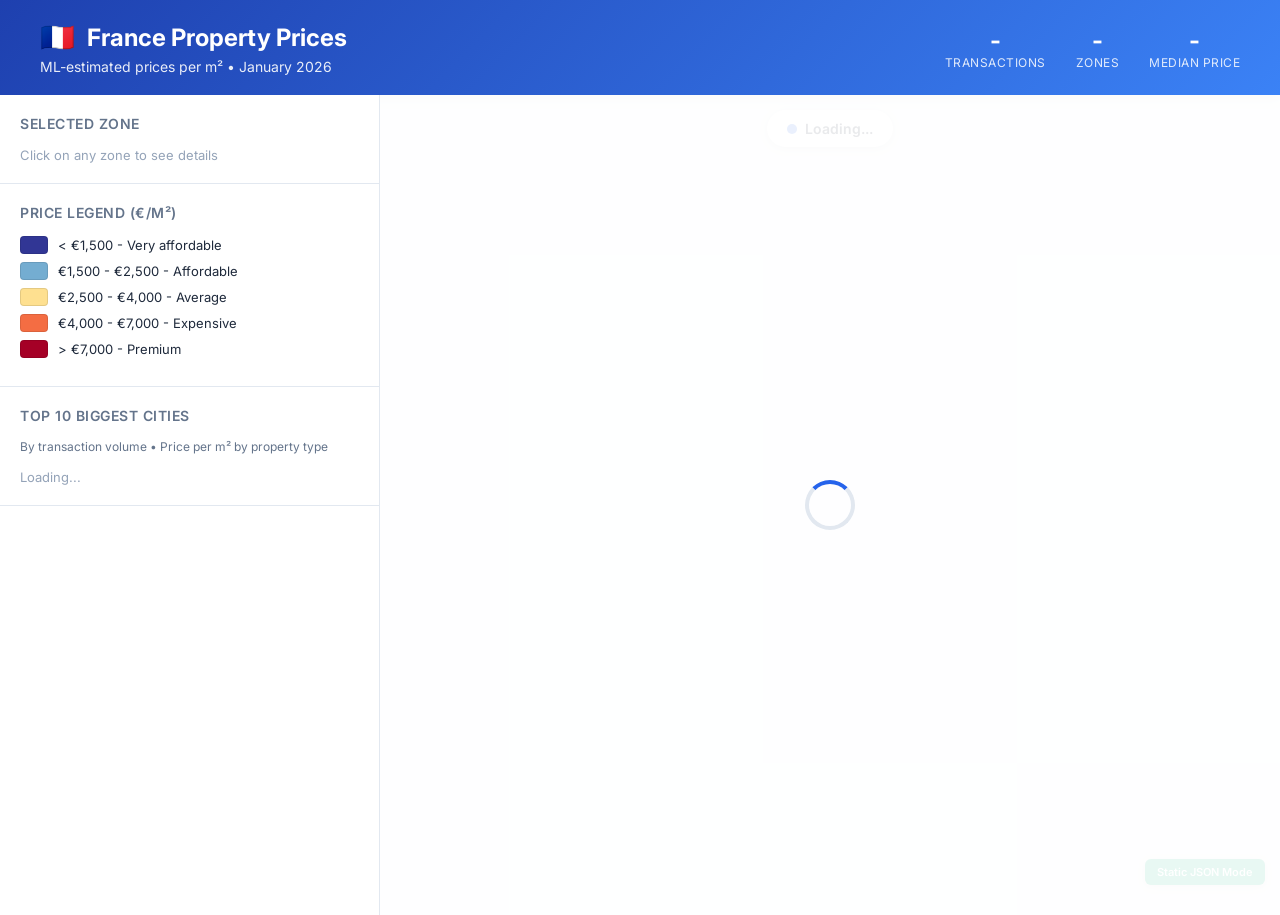
<file: docs/index.html>
<!DOCTYPE html>
<html lang="en">
<head>
    <meta charset="UTF-8">
    <meta name="viewport" content="width=device-width, initial-scale=1.0">
    <title>France Property Prices - ML Estimation</title>
    
    <!-- Mapbox GL JS -->
    <script src="https://api.mapbox.com/mapbox-gl-js/v2.15.0/mapbox-gl.js"></script>
    <link href="https://api.mapbox.com/mapbox-gl-js/v2.15.0/mapbox-gl.css" rel="stylesheet">
    
    <!-- Google Fonts -->
    <link href="https://fonts.googleapis.com/css2?family=Inter:wght@400;500;600;700&display=swap" rel="stylesheet">
    
    <style>
        * {
            margin: 0;
            padding: 0;
            box-sizing: border-box;
        }
        
        body {
            font-family: 'Inter', -apple-system, BlinkMacSystemFont, 'Segoe UI', Roboto, sans-serif;
            background: #f8fafc;
            color: #1e293b;
        }
        
        /* Header */
        .header {
            background: linear-gradient(135deg, #1e40af 0%, #3b82f6 100%);
            color: white;
            padding: 20px 40px;
            display: flex;
            justify-content: space-between;
            align-items: center;
            box-shadow: 0 4px 12px rgba(0,0,0,0.15);
        }
        
        .header h1 {
            font-size: 24px;
            font-weight: 700;
            display: flex;
            align-items: center;
            gap: 12px;
        }
        
        .header h1 span {
            font-size: 28px;
        }
        
        .header-subtitle {
            font-size: 14px;
            opacity: 0.9;
            margin-top: 4px;
        }
        
        .header-stats {
            display: flex;
            gap: 30px;
        }
        
        .stat-item {
            text-align: center;
        }
        
        .stat-value {
            font-size: 24px;
            font-weight: 700;
        }
        
        .stat-label {
            font-size: 12px;
            opacity: 0.85;
            text-transform: uppercase;
            letter-spacing: 0.5px;
        }
        
        /* Main container */
        .main-container {
            display: flex;
            height: calc(100vh - 80px);
        }
        
        /* Sidebar */
        .sidebar {
            width: 380px;
            background: white;
            border-right: 1px solid #e2e8f0;
            overflow-y: auto;
            flex-shrink: 0;
        }
        
        .sidebar-section {
            padding: 20px;
            border-bottom: 1px solid #e2e8f0;
        }
        
        .sidebar-section h2 {
            font-size: 14px;
            font-weight: 600;
            color: #64748b;
            text-transform: uppercase;
            letter-spacing: 0.5px;
            margin-bottom: 15px;
        }
        
        /* Legend */
        .legend-item {
            display: flex;
            align-items: center;
            margin-bottom: 8px;
            font-size: 13px;
        }
        
        .legend-color {
            width: 28px;
            height: 18px;
            margin-right: 10px;
            border-radius: 4px;
            border: 1px solid rgba(0,0,0,0.1);
        }
        
        /* Info panel */
        .info-panel {
            background: #f8fafc;
            border-radius: 8px;
            padding: 16px;
            display: none;
        }
        
        .info-panel.visible {
            display: block;
        }
        
        .info-name {
            font-size: 18px;
            font-weight: 600;
            color: #1e293b;
            margin-bottom: 4px;
        }
        
        .info-code {
            font-size: 12px;
            color: #64748b;
            margin-bottom: 12px;
        }
        
        .info-price {
            font-size: 32px;
            font-weight: 700;
            color: #2563eb;
            margin-bottom: 4px;
        }
        
        .info-interval {
            font-size: 13px;
            color: #64748b;
            margin-bottom: 16px;
        }
        
        .info-row {
            display: flex;
            justify-content: space-between;
            padding: 8px 0;
            border-top: 1px solid #e2e8f0;
            font-size: 13px;
        }
        
        .info-label {
            color: #64748b;
        }
        
        .info-value {
            font-weight: 600;
            color: #1e293b;
        }
        
        .confidence-bar {
            height: 8px;
            background: #e2e8f0;
            border-radius: 4px;
            margin-top: 8px;
            overflow: hidden;
        }
        
        .confidence-fill {
            height: 100%;
            border-radius: 4px;
            transition: width 0.3s ease;
        }
        
        /* Top cities */
        .top-cities-list {
            display: flex;
            flex-direction: column;
            gap: 12px;
        }
        
        .city-card {
            background: #f8fafc;
            border-radius: 8px;
            padding: 14px;
            cursor: pointer;
            transition: all 0.2s ease;
            border: 1px solid transparent;
        }
        
        .city-card:hover {
            background: #f1f5f9;
            border-color: #cbd5e1;
        }
        
        .city-header {
            display: flex;
            justify-content: space-between;
            align-items: center;
            margin-bottom: 8px;
        }
        
        .city-rank {
            background: #2563eb;
            color: white;
            width: 24px;
            height: 24px;
            border-radius: 50%;
            display: flex;
            align-items: center;
            justify-content: center;
            font-size: 12px;
            font-weight: 600;
        }
        
        .city-name {
            font-weight: 600;
            font-size: 15px;
            flex: 1;
            margin-left: 10px;
        }
        
        .city-price {
            font-weight: 700;
            color: #2563eb;
            font-size: 15px;
        }
        
        .city-details {
            display: flex;
            gap: 16px;
            font-size: 12px;
            color: #64748b;
        }
        
        .city-prices {
            display: flex;
            flex-direction: column;
            gap: 6px;
            margin-top: 4px;
        }
        
        .price-row {
            display: flex;
            align-items: center;
            font-size: 13px;
            gap: 8px;
        }
        
        .price-type {
            color: #64748b;
            min-width: 110px;
        }
        
        .price-value {
            font-weight: 600;
            color: #2563eb;
            min-width: 90px;
        }
        
        .price-count {
            font-size: 11px;
            color: #94a3b8;
        }
        
        /* Map container */
        .map-container {
            flex: 1;
            position: relative;
        }
        
        #map {
            width: 100%;
            height: 100%;
        }
        
        /* Level indicator */
        .level-indicator {
            position: absolute;
            top: 15px;
            left: 50%;
            transform: translateX(-50%);
            background: white;
            padding: 10px 20px;
            border-radius: 25px;
            box-shadow: 0 2px 10px rgba(0,0,0,0.15);
            font-weight: 600;
            font-size: 14px;
            z-index: 100;
            display: flex;
            align-items: center;
            gap: 8px;
        }
        
        .level-dot {
            width: 10px;
            height: 10px;
            border-radius: 50%;
            background: #2563eb;
        }
        
        /* Loading overlay */
        .loading-overlay {
            position: absolute;
            top: 0;
            left: 0;
            right: 0;
            bottom: 0;
            background: rgba(255,255,255,0.9);
            display: flex;
            align-items: center;
            justify-content: center;
            z-index: 1000;
            transition: opacity 0.3s ease;
        }
        
        .loading-overlay.hidden {
            opacity: 0;
            pointer-events: none;
        }
        
        .loading-spinner {
            width: 50px;
            height: 50px;
            border: 4px solid #e2e8f0;
            border-top-color: #2563eb;
            border-radius: 50%;
            animation: spin 1s linear infinite;
        }
        
        @keyframes spin {
            to { transform: rotate(360deg); }
        }
        
        /* Data mode badge */
        .data-mode-badge {
            position: absolute;
            bottom: 30px;
            right: 15px;
            background: #10b981;
            color: white;
            padding: 6px 12px;
            border-radius: 6px;
            font-size: 11px;
            font-weight: 600;
            z-index: 100;
            box-shadow: 0 2px 8px rgba(0,0,0,0.15);
        }
        
        /* Responsive */
        @media (max-width: 900px) {
            .main-container {
                flex-direction: column;
            }
            
            .sidebar {
                width: 100%;
                height: auto;
                max-height: 40vh;
                border-right: none;
                border-bottom: 1px solid #e2e8f0;
            }
            
            .map-container {
                height: 60vh;
            }
            
            .header {
                padding: 15px 20px;
                flex-direction: column;
                gap: 15px;
            }
            
            .header-stats {
                gap: 20px;
            }
        }
    </style>
</head>
<body>
    <!-- Header -->
    <header class="header">
        <div>
            <h1><span>🇫🇷</span> France Property Prices</h1>
            <div class="header-subtitle">ML-estimated prices per m² • January 2026</div>
        </div>
        <div class="header-stats">
            <div class="stat-item">
                <div class="stat-value" id="statTransactions">-</div>
                <div class="stat-label">Transactions</div>
            </div>
            <div class="stat-item">
                <div class="stat-value" id="statZones">-</div>
                <div class="stat-label">Zones</div>
            </div>
            <div class="stat-item">
                <div class="stat-value" id="statMedian">-</div>
                <div class="stat-label">Median Price</div>
            </div>
        </div>
    </header>
    
    <!-- Main content -->
    <div class="main-container">
        <!-- Sidebar -->
        <aside class="sidebar">
            <!-- Selected zone info -->
            <div class="sidebar-section">
                <h2>Selected Zone</h2>
                <div class="info-panel" id="infoPanel">
                    <div class="info-name" id="infoName">-</div>
                    <div class="info-code" id="infoCode">-</div>
                    <div class="info-price" id="infoPrice">-</div>
                    <div class="info-interval" id="infoInterval">-</div>
                    
                    <div class="info-row">
                        <span class="info-label">Transactions</span>
                        <span class="info-value" id="infoTransactions">-</span>
                    </div>
                    <div class="info-row">
                        <span class="info-label">Confidence</span>
                        <span class="info-value" id="infoConfidence">-</span>
                    </div>
                    <div class="confidence-bar">
                        <div class="confidence-fill" id="confidenceFill"></div>
                    </div>
                    <div class="info-row">
                        <span class="info-label">Estimate Quality</span>
                        <span class="info-value" id="infoQuality">-</span>
                    </div>
                </div>
                <div id="infoPlaceholder" style="color: #94a3b8; font-size: 13px;">
                    Click on any zone to see details
                </div>
            </div>
            
            <!-- Legend -->
            <div class="sidebar-section">
                <h2>Price Legend (€/m²)</h2>
                <div class="legend-item">
                    <div class="legend-color" style="background: #313695;"></div>
                    <span>&lt; €1,500 - Very affordable</span>
                </div>
                <div class="legend-item">
                    <div class="legend-color" style="background: #74add1;"></div>
                    <span>€1,500 - €2,500 - Affordable</span>
                </div>
                <div class="legend-item">
                    <div class="legend-color" style="background: #fee090;"></div>
                    <span>€2,500 - €4,000 - Average</span>
                </div>
                <div class="legend-item">
                    <div class="legend-color" style="background: #f46d43;"></div>
                    <span>€4,000 - €7,000 - Expensive</span>
                </div>
                <div class="legend-item">
                    <div class="legend-color" style="background: #a50026;"></div>
                    <span>&gt; €7,000 - Premium</span>
                </div>
            </div>
            
            <!-- Top Cities -->
            <div class="sidebar-section">
                <h2>Top 10 Biggest Cities</h2>
                <p style="font-size: 12px; color: #64748b; margin-bottom: 15px;">By transaction volume • Price per m² by property type</p>
                <div class="top-cities-list" id="topCitiesList">
                    <div style="color: #94a3b8; font-size: 13px;">Loading...</div>
                </div>
            </div>
        </aside>
        
        <!-- Map -->
        <div class="map-container">
            <div id="map"></div>
            
            <!-- Level indicator -->
            <div class="level-indicator">
                <div class="level-dot"></div>
                <span id="levelIndicator">Loading...</span>
            </div>
            
            <!-- Data mode badge -->
            <div class="data-mode-badge">Static JSON Mode</div>
            
            <!-- Loading overlay -->
            <div class="loading-overlay" id="loadingOverlay">
                <div class="loading-spinner"></div>
            </div>
        </div>
    </div>
    
    <script>
        // =================================================================
        // CONFIGURATION
        // =================================================================
        
        // IMPORTANT: Replace with your Mapbox token
        mapboxgl.accessToken = 'pk.eyJ1IjoiZXJpY21hcmdheSIsImEiOiJjbWpma202ajIwdTBmM2ZxY2NoZmZ0aW5yIn0.8DzVcFB5GNey5ZpuUihd1Q';
        
        // Base URL for data files
        const DATA_BASE_URL = './data';
        
        // Zoom level thresholds
        const ZOOM_LEVELS = {
            country: { min: 0, max: 5 },
            region: { min: 5, max: 7 },
            departement: { min: 7, max: 9 },
            commune: { min: 9, max: 12 },
            postcode: { min: 12, max: 14 },
            parcel: { min: 14, max: 22 }
        };
        
        const LEVEL_NAMES = {
            country: '🇫🇷 France',
            region: '🗺️ Regions',
            departement: '📍 Departments',
            commune: '🏘️ Communes',
            postcode: '📮 Postcodes',
            parcel: '🏗️ Parcels'
        };
        
        // =================================================================
        // DATA CACHE
        // =================================================================
        
        const dataCache = {};
        let currentLevel = null;
        let metadata = null;
        
        // =================================================================
        // INITIALIZE MAP
        // =================================================================
        
        const map = new mapboxgl.Map({
            container: 'map',
            style: 'mapbox://styles/mapbox/light-v11',
            center: [2.5, 46.5],
            zoom: 5.5
        });
        
        map.addControl(new mapboxgl.NavigationControl(), 'bottom-right');
        
        // =================================================================
        // DATA LOADING
        // =================================================================
        
        async function loadGeoJSON(level) {
            if (dataCache[level]) {
                return dataCache[level];
            }
            
            // Parcels are split by department - load based on current view
            if (level === 'parcel') {
                return await loadParcelData();
            }
            
            try {
                const response = await fetch(`${DATA_BASE_URL}/${level}.json`);
                if (!response.ok) throw new Error(`HTTP ${response.status}`);
                const data = await response.json();
                dataCache[level] = data;
                return data;
            } catch (error) {
                console.error(`Failed to load ${level}:`, error);
                return null;
            }
        }
        
        async function loadParcelData() {
            try {
                // Load parcel index
                const indexResponse = await fetch(`${DATA_BASE_URL}/parcel_index.json`);
                if (!indexResponse.ok) return null;
                const index = await indexResponse.json();
                
                // Get visible departments
                const visibleDepts = await getVisibleDepartments();
                console.log('Visible departments:', visibleDepts);
                
                if (visibleDepts.length === 0) {
                    console.log('No visible departments found');
                    return { type: 'FeatureCollection', features: [] };
                }
                
                // Filter to only departments that have parcel data
                const availableDepts = visibleDepts.filter(d => index.departments.includes(d));
                console.log('Available parcel depts:', availableDepts);
                
                if (availableDepts.length === 0) {
                    console.log('No parcel data for visible departments');
                    return { type: 'FeatureCollection', features: [] };
                }
                
                // Load up to 3 departments
                const deptsToLoad = availableDepts.slice(0, 3);
                const allFeatures = [];
                
                for (const dept of deptsToLoad) {
                    const cacheKey = `parcel_${dept}`;
                    let deptData;
                    
                    if (dataCache[cacheKey]) {
                        deptData = dataCache[cacheKey];
                        console.log(`Using cached parcel/${dept}.json`);
                    } else {
                        try {
                            console.log(`Loading parcel/${dept}.json...`);
                            const response = await fetch(`${DATA_BASE_URL}/parcel/${dept}.json`);
                            if (response.ok) {
                                deptData = await response.json();
                                dataCache[cacheKey] = deptData;
                                console.log(`Loaded parcel/${dept}.json: ${deptData.features?.length || 0} features`);
                            }
                        } catch (e) {
                            console.error(`Failed to load parcel/${dept}.json:`, e);
                        }
                    }
                    
                    if (deptData && deptData.features) {
                        allFeatures.push(...deptData.features);
                    }
                }
                
                console.log(`Total parcel features: ${allFeatures.length}`);
                return { type: 'FeatureCollection', features: allFeatures };
                
            } catch (error) {
                console.error('Failed to load parcel data:', error);
                return null;
            }
        }
        
        async function getVisibleDepartments() {
            const bounds = map.getBounds();
            const center = map.getCenter();
            const deptData = dataCache['departement'] || await loadGeoJSON('departement');
            
            if (!deptData) return [];
            
            const sw = bounds.getSouthWest();
            const ne = bounds.getNorthEast();
            const visible = [];
            
            for (const feature of deptData.features) {
                const code = feature.properties.code;
                if (!feature.geometry) continue;
                
                // Check if any part of the department overlaps with the view
                try {
                    const bbox = getGeometryBBox(feature.geometry);
                    if (bbox) {
                        // Check if bounding boxes overlap
                        const overlaps = !(bbox.maxLon < sw.lng || bbox.minLon > ne.lng ||
                                          bbox.maxLat < sw.lat || bbox.minLat > ne.lat);
                        if (overlaps) {
                            visible.push(code);
                        }
                    }
                } catch (e) {
                    // Skip on error
                }
            }
            
            return visible;
        }
        
        function getGeometryBBox(geometry) {
            let minLon = Infinity, maxLon = -Infinity;
            let minLat = Infinity, maxLat = -Infinity;
            
            function processCoords(coords) {
                if (typeof coords[0] === 'number') {
                    // It's a point [lon, lat]
                    minLon = Math.min(minLon, coords[0]);
                    maxLon = Math.max(maxLon, coords[0]);
                    minLat = Math.min(minLat, coords[1]);
                    maxLat = Math.max(maxLat, coords[1]);
                } else {
                    // It's an array of coords
                    coords.forEach(processCoords);
                }
            }
            
            processCoords(geometry.coordinates);
            
            if (minLon === Infinity) return null;
            return { minLon, maxLon, minLat, maxLat };
        }
        
        async function loadMetadata() {
            try {
                const response = await fetch(`${DATA_BASE_URL}/metadata.json`);
                if (response.ok) {
                    metadata = await response.json();
                    updateStats();
                }
            } catch (error) {
                console.error('Failed to load metadata:', error);
            }
        }
        
        async function loadTopCities() {
            try {
                const response = await fetch(`${DATA_BASE_URL}/top_cities.json`);
                if (response.ok) {
                    const cities = await response.json();
                    renderTopCities(cities);
                } else {
                    // Generate from commune data
                    const communeData = await loadGeoJSON('commune');
                    if (communeData) {
                        generateTopCitiesFromCommunes(communeData);
                    }
                }
            } catch (error) {
                console.error('Failed to load top cities:', error);
                // Try generating from commune data
                const communeData = await loadGeoJSON('commune');
                if (communeData) {
                    generateTopCitiesFromCommunes(communeData);
                }
            }
        }
        
        function generateTopCitiesFromCommunes(communeData) {
            // Fallback: sort by transaction count (biggest cities)
            const cities = communeData.features
                .filter(f => f.properties.transaction_count >= 100)
                .sort((a, b) => (b.properties.transaction_count || 0) - (a.properties.transaction_count || 0))
                .slice(0, 10)
                .map(f => ({
                    name: f.properties.name,
                    code: f.properties.code,
                    property_types: [
                        { type: 'Appartement', median_price: f.properties.median_price, transaction_count: Math.floor(f.properties.transaction_count * 0.6) },
                        { type: 'Maison', median_price: Math.round(f.properties.median_price * 0.85), transaction_count: Math.floor(f.properties.transaction_count * 0.4) }
                    ]
                }));
            
            renderTopCities(cities);
        }
        
        function renderTopCities(cities) {
            const container = document.getElementById('topCitiesList');
            
            if (!cities || cities.length === 0) {
                container.innerHTML = '<div style="color: #94a3b8; font-size: 13px;">No data available</div>';
                return;
            }
            
            container.innerHTML = cities.map((city, index) => {
                // Find Appartement and Maison prices
                const appart = city.property_types?.find(p => p.type === 'Appartement');
                const maison = city.property_types?.find(p => p.type === 'Maison');
                
                const appartPrice = appart ? `€${appart.median_price.toLocaleString()}` : '-';
                const maisonPrice = maison ? `€${maison.median_price.toLocaleString()}` : '-';
                const appartCount = appart ? appart.transaction_count.toLocaleString() : '0';
                const maisonCount = maison ? maison.transaction_count.toLocaleString() : '0';
                
                return `
                <div class="city-card" onclick="flyToCity('${city.code}', '${city.name}')">
                    <div class="city-header">
                        <div class="city-rank">${index + 1}</div>
                        <div class="city-name">${city.name}</div>
                    </div>
                    <div class="city-prices">
                        <div class="price-row">
                            <span class="price-type">🏢 Appartement</span>
                            <span class="price-value">${appartPrice}/m²</span>
                            <span class="price-count">(${appartCount})</span>
                        </div>
                        <div class="price-row">
                            <span class="price-type">🏠 Maison</span>
                            <span class="price-value">${maisonPrice}/m²</span>
                            <span class="price-count">(${maisonCount})</span>
                        </div>
                    </div>
                </div>
            `}).join('');
        }
        
        function flyToCity(code, name) {
            // Find the city in commune data and fly to it
            const communeData = dataCache['commune'];
            if (communeData) {
                const feature = communeData.features.find(f => f.properties.code === code);
                if (feature && feature.geometry) {
                    // Get centroid
                    let coords;
                    if (feature.geometry.type === 'Polygon') {
                        coords = feature.geometry.coordinates[0][0];
                    } else if (feature.geometry.type === 'MultiPolygon') {
                        coords = feature.geometry.coordinates[0][0][0];
                    }
                    
                    if (coords) {
                        map.flyTo({
                            center: coords,
                            zoom: 12,
                            duration: 1500
                        });
                    }
                }
            }
        }
        
        function updateStats() {
            if (metadata) {
                const totalZones = Object.values(metadata.levels || {}).reduce((a, b) => a + b, 0);
                document.getElementById('statZones').textContent = totalZones.toLocaleString();
                
                // Get transaction count from country level
                if (dataCache['country']) {
                    const countryFeature = dataCache['country'].features[0];
                    if (countryFeature) {
                        document.getElementById('statTransactions').textContent = 
                            (countryFeature.properties.transaction_count || 0).toLocaleString();
                        document.getElementById('statMedian').textContent = 
                            '€' + Math.round(countryFeature.properties.median_price || 0).toLocaleString();
                    }
                }
            }
        }
        
        // =================================================================
        // MAP LAYER FUNCTIONS
        // =================================================================
        
        function getLevelForZoom(zoom) {
            for (const [level, range] of Object.entries(ZOOM_LEVELS)) {
                if (zoom >= range.min && zoom < range.max) {
                    return level;
                }
            }
            return 'region';
        }
        
        async function updateMapLayer() {
            const zoom = map.getZoom();
            const level = getLevelForZoom(zoom);
            
            document.getElementById('levelIndicator').textContent = LEVEL_NAMES[level] || level;
            
            // For parcels, always reload on pan (don't skip)
            // For other levels, skip if already loaded
            if (level === currentLevel && level !== 'parcel') return;
            currentLevel = level;
            
            document.getElementById('loadingOverlay').classList.remove('hidden');
            
            const data = await loadGeoJSON(level);
            
            document.getElementById('loadingOverlay').classList.add('hidden');
            
            if (!data || !data.features || data.features.length === 0) {
                console.log(`No data for ${level}`);
                return;
            }
            
            console.log(`Loaded ${level}: ${data.features.length} features`);
            
            // Remove existing layers
            if (map.getLayer('prices-layer')) map.removeLayer('prices-layer');
            if (map.getLayer('prices-outline')) map.removeLayer('prices-outline');
            if (map.getSource('prices')) map.removeSource('prices');
            
            // Add source
            map.addSource('prices', { type: 'geojson', data: data });
            
            // Add fill layer
            map.addLayer({
                id: 'prices-layer',
                type: 'fill',
                source: 'prices',
                paint: {
                    'fill-color': [
                        'case',
                        ['has', 'median_price'],
                        [
                            'interpolate',
                            ['linear'],
                            ['get', 'median_price'],
                            1000, '#313695',
                            2000, '#74add1',
                            3000, '#fee090',
                            5000, '#f46d43',
                            8000, '#a50026'
                        ],
                        '#cccccc'
                    ],
                    'fill-opacity': 0.7
                }
            });
            
            // Add outline layer
            map.addLayer({
                id: 'prices-outline',
                type: 'line',
                source: 'prices',
                paint: {
                    'line-color': '#333',
                    'line-width': level === 'parcel' ? 0.5 : 1,
                    'line-opacity': 0.5
                }
            });
            
            // Update stats after loading country
            if (level === 'country' || level === 'region') {
                updateStats();
            }
        }
        
        // =================================================================
        // INFO PANEL
        // =================================================================
        
        function showInfo(properties) {
            document.getElementById('infoPanel').classList.add('visible');
            document.getElementById('infoPlaceholder').style.display = 'none';
            
            document.getElementById('infoName').textContent = properties.name || '-';
            document.getElementById('infoCode').textContent = `Code: ${properties.code || '-'}`;
            
            const price = properties.median_price;
            document.getElementById('infoPrice').textContent = price 
                ? `€${Math.round(price).toLocaleString()}/m²` 
                : '-';
            
            const lower = properties.lower_bound ? Math.round(properties.lower_bound).toLocaleString() : '?';
            const upper = properties.upper_bound ? Math.round(properties.upper_bound).toLocaleString() : '?';
            document.getElementById('infoInterval').textContent = `Range: €${lower} - €${upper}/m²`;
            
            document.getElementById('infoTransactions').textContent = 
                (properties.transaction_count || 0).toLocaleString();
            
            const confidence = properties.confidence_score || 0;
            document.getElementById('infoConfidence').textContent = `${confidence}/100`;
            
            const fill = document.getElementById('confidenceFill');
            fill.style.width = `${confidence}%`;
            fill.style.background = confidence >= 70 ? '#10b981' : confidence >= 40 ? '#f59e0b' : '#ef4444';
            
            document.getElementById('infoQuality').textContent = properties.estimate_quality || '-';
        }
        
        function hideInfo() {
            document.getElementById('infoPanel').classList.remove('visible');
            document.getElementById('infoPlaceholder').style.display = 'block';
        }
        
        // =================================================================
        // EVENT HANDLERS
        // =================================================================
        
        map.on('load', async () => {
            await loadMetadata();
            await updateMapLayer();
            await loadTopCities();
            document.getElementById('loadingOverlay').classList.add('hidden');
        });
        
        map.on('zoomend', updateMapLayer);
        
        // Reload parcels when panning at parcel zoom level
        map.on('moveend', async () => {
            const zoom = map.getZoom();
            if (zoom >= ZOOM_LEVELS.parcel.min) {
                // Clear parcel cache to reload for new area
                currentLevel = null;
                await updateMapLayer();
            }
        });
        
        map.on('click', 'prices-layer', (e) => {
            if (e.features && e.features.length > 0) {
                showInfo(e.features[0].properties);
            }
        });
        
        map.on('mouseenter', 'prices-layer', () => {
            map.getCanvas().style.cursor = 'pointer';
        });
        
        map.on('mouseleave', 'prices-layer', () => {
            map.getCanvas().style.cursor = '';
        });
        
        map.on('click', (e) => {
            const features = map.queryRenderedFeatures(e.point, { layers: ['prices-layer'] });
            if (features.length === 0) {
                hideInfo();
            }
        });
    </script>
</body>
</html>
</file>
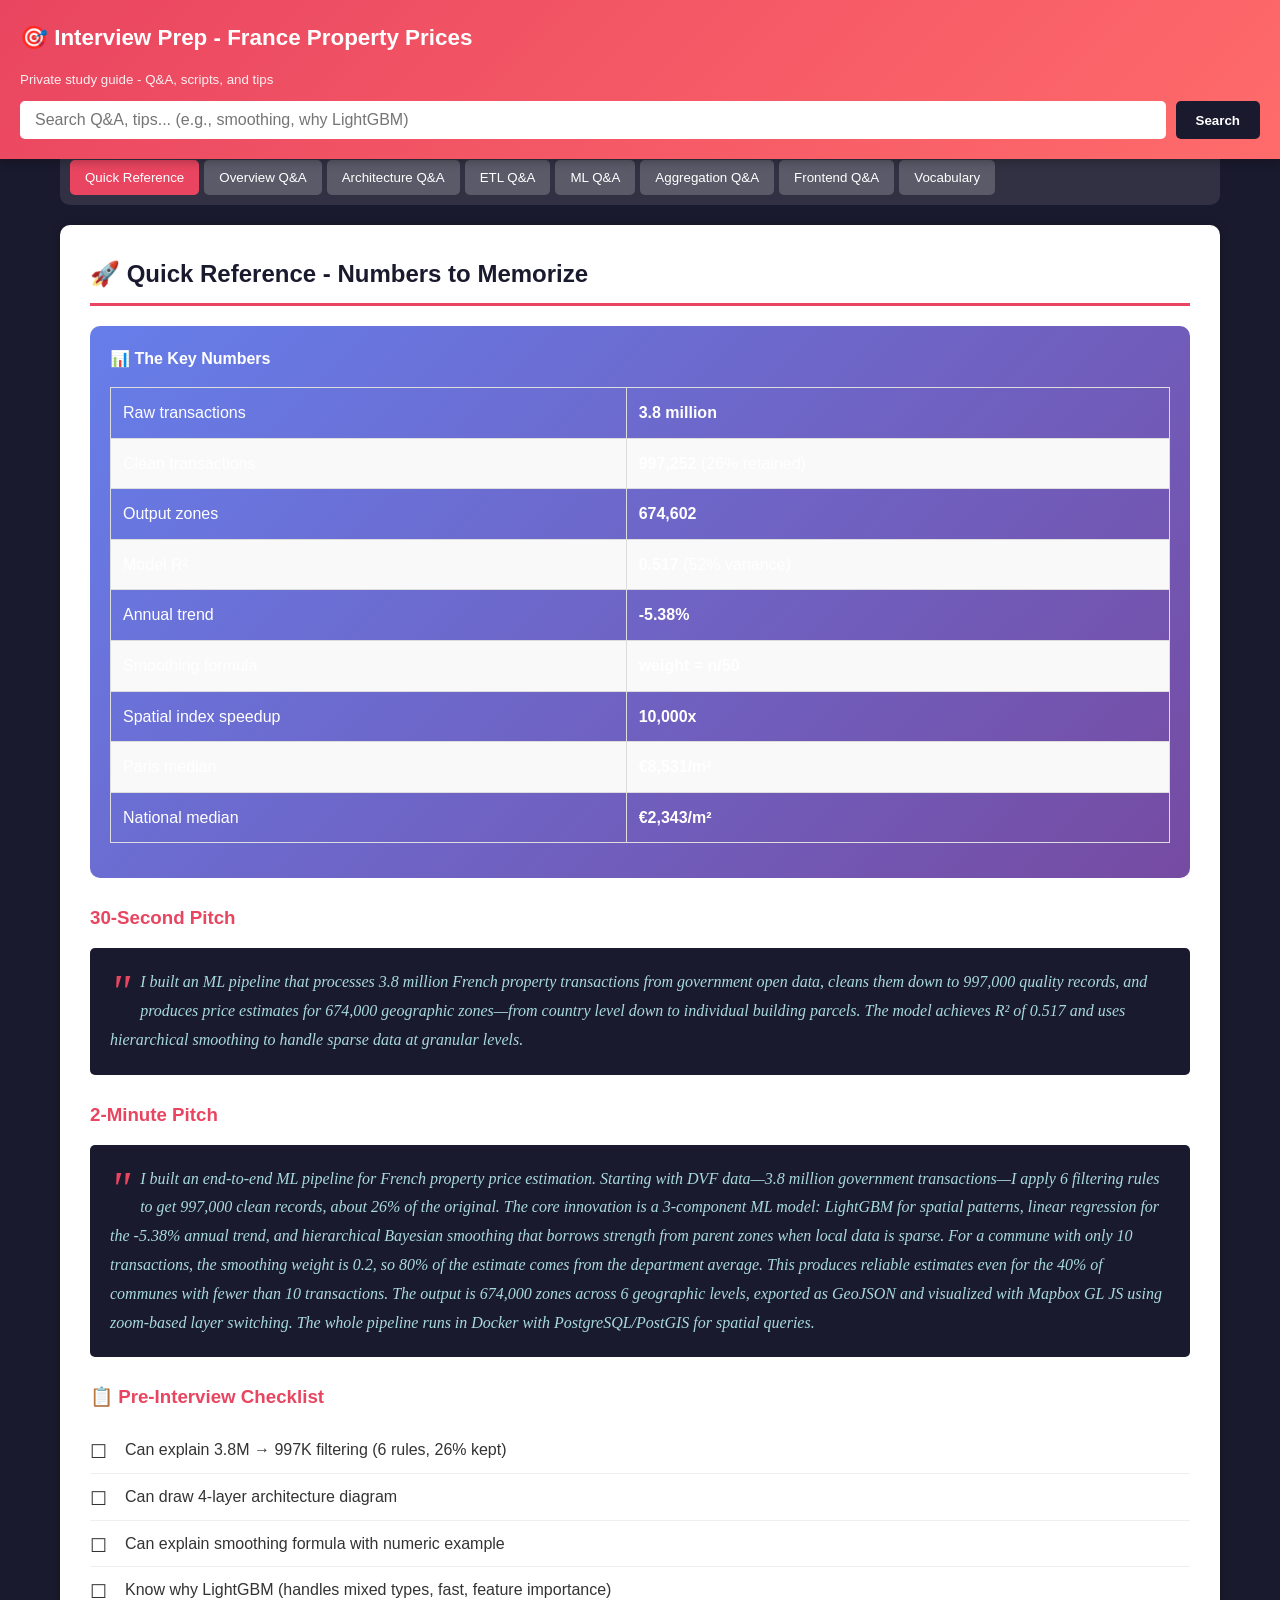
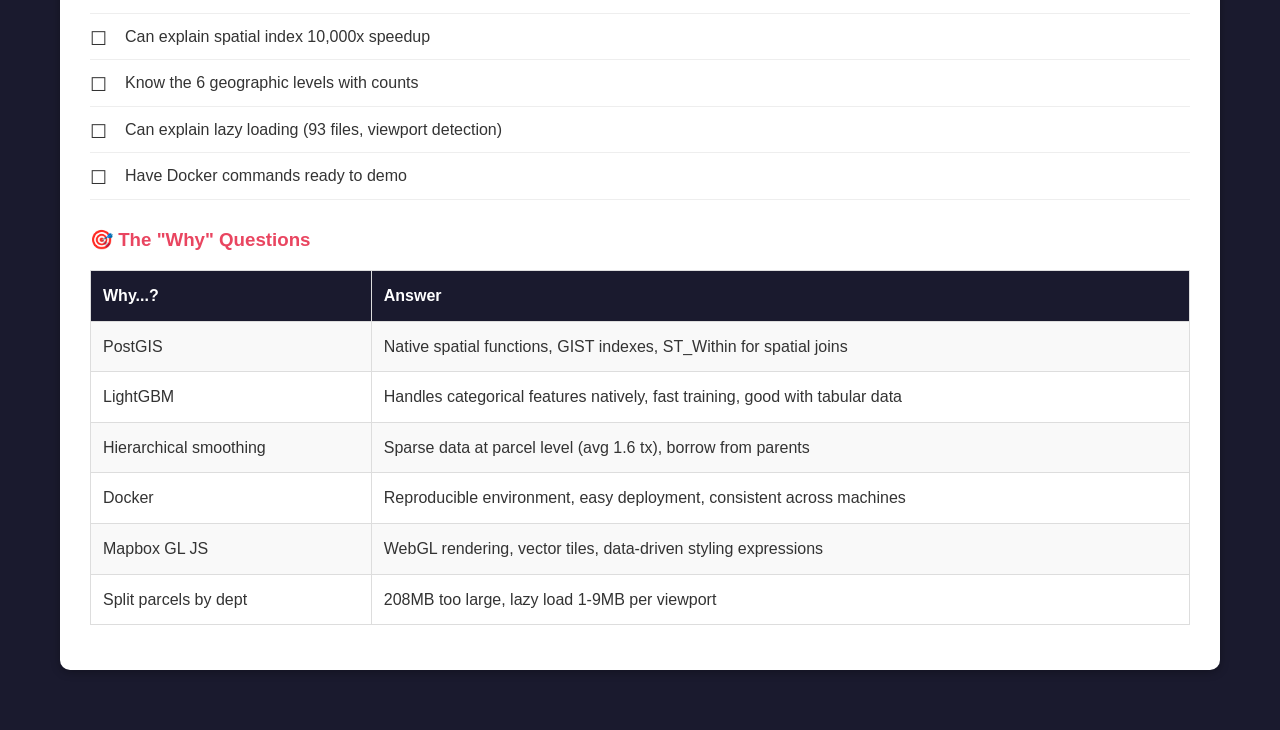
<file: interview-prep.html>
<!DOCTYPE html>
<html lang="en">
<head>
    <meta charset="UTF-8">
    <meta name="viewport" content="width=device-width, initial-scale=1.0">
    <title>Interview Prep - France Property Prices</title>
    <style>
        * {
            margin: 0;
            padding: 0;
            box-sizing: border-box;
        }
        
        body {
            font-family: -apple-system, BlinkMacSystemFont, 'Segoe UI', Roboto, Oxygen, Ubuntu, sans-serif;
            line-height: 1.6;
            color: #333;
            background: #1a1a2e;
        }
        
        .header {
            background: linear-gradient(135deg, #e94560 0%, #ff6b6b 100%);
            color: white;
            padding: 20px;
            position: fixed;
            top: 0;
            left: 0;
            right: 0;
            z-index: 100;
            box-shadow: 0 2px 10px rgba(0,0,0,0.3);
        }
        
        .header h1 {
            font-size: 1.4rem;
            margin-bottom: 10px;
        }
        
        .header small {
            opacity: 0.9;
        }
        
        .search-container {
            display: flex;
            gap: 10px;
            margin-top: 10px;
        }
        
        #searchInput {
            flex: 1;
            padding: 10px 15px;
            border: none;
            border-radius: 5px;
            font-size: 1rem;
        }
        
        #searchBtn {
            padding: 10px 20px;
            background: #1a1a2e;
            color: white;
            border: none;
            border-radius: 5px;
            cursor: pointer;
            font-weight: bold;
        }
        
        .search-results {
            background: #fff3cd;
            color: #333;
            padding: 10px 20px;
            margin-top: 10px;
            border-radius: 5px;
            display: none;
        }
        
        .search-results a {
            color: #1a1a2e;
            margin: 0 10px;
        }
        
        .container {
            max-width: 1200px;
            margin: 130px auto 40px;
            padding: 20px;
        }
        
        .nav-tabs {
            display: flex;
            gap: 5px;
            margin-bottom: 20px;
            flex-wrap: wrap;
            background: rgba(255,255,255,0.1);
            padding: 10px;
            border-radius: 10px;
        }
        
        .nav-tab {
            padding: 10px 15px;
            background: rgba(255,255,255,0.2);
            color: white;
            border: none;
            border-radius: 5px;
            cursor: pointer;
            font-weight: 500;
            transition: all 0.2s;
        }
        
        .nav-tab:hover {
            background: rgba(255,255,255,0.3);
        }
        
        .nav-tab.active {
            background: #e94560;
            color: white;
        }
        
        .section {
            display: none;
            background: white;
            padding: 30px;
            border-radius: 10px;
            box-shadow: 0 2px 10px rgba(0,0,0,0.3);
        }
        
        .section.active {
            display: block;
        }
        
        h2 {
            color: #1a1a2e;
            border-bottom: 3px solid #e94560;
            padding-bottom: 10px;
            margin-bottom: 20px;
        }
        
        h3 {
            color: #e94560;
            margin: 25px 0 15px;
        }
        
        h4 {
            color: #333;
            margin: 20px 0 10px;
        }
        
        .qa-block {
            background: #f8f9fa;
            border-left: 4px solid #e94560;
            padding: 15px 20px;
            margin: 15px 0;
            border-radius: 0 5px 5px 0;
        }
        
        .qa-block .question {
            font-weight: bold;
            color: #1a1a2e;
            margin-bottom: 10px;
        }
        
        .qa-block .answer {
            color: #333;
            padding-left: 15px;
            border-left: 2px solid #ddd;
        }
        
        .memorize {
            background: linear-gradient(135deg, #667eea 0%, #764ba2 100%);
            color: white;
            padding: 20px;
            border-radius: 10px;
            margin: 15px 0;
        }
        
        .memorize h4 {
            color: white;
            margin-top: 0;
        }
        
        .tip {
            background: #d4edda;
            border-left: 4px solid #28a745;
            padding: 15px;
            margin: 15px 0;
            border-radius: 0 5px 5px 0;
        }
        
        .warning {
            background: #fff3cd;
            border-left: 4px solid #ffc107;
            padding: 15px;
            margin: 15px 0;
            border-radius: 0 5px 5px 0;
        }
        
        .script {
            background: #1a1a2e;
            color: #a8dadc;
            padding: 20px;
            border-radius: 5px;
            margin: 15px 0;
            font-family: Georgia, serif;
            font-style: italic;
            line-height: 1.8;
        }
        
        .script::before {
            content: '"';
            font-size: 3rem;
            color: #e94560;
            float: left;
            margin-right: 10px;
            line-height: 1;
        }
        
        pre {
            background: #1a1a2e;
            color: #a8dadc;
            padding: 15px;
            border-radius: 5px;
            overflow-x: auto;
            margin: 15px 0;
        }
        
        code {
            background: #e8e8e8;
            padding: 2px 6px;
            border-radius: 3px;
            font-family: 'Consolas', 'Monaco', monospace;
        }
        
        pre code {
            background: none;
            padding: 0;
        }
        
        table {
            width: 100%;
            border-collapse: collapse;
            margin: 15px 0;
        }
        
        th, td {
            border: 1px solid #ddd;
            padding: 12px;
            text-align: left;
        }
        
        th {
            background: #1a1a2e;
            color: white;
        }
        
        tr:nth-child(even) {
            background: #f9f9f9;
        }
        
        .checklist {
            list-style: none;
            padding: 0;
        }
        
        .checklist li {
            padding: 10px 0 10px 35px;
            position: relative;
            border-bottom: 1px solid #eee;
        }
        
        .checklist li::before {
            content: '☐';
            position: absolute;
            left: 0;
            font-size: 1.2rem;
        }
        
        .vocab-table {
            font-size: 0.95rem;
        }
        
        .vocab-table td:first-child {
            font-weight: bold;
            color: #1a1a2e;
        }
        
        .vocab-table td:nth-child(2) {
            font-style: italic;
            color: #666;
        }
        
        mark {
            background: #ffeb3b;
            padding: 2px;
        }
        
        .back-to-top {
            position: fixed;
            bottom: 20px;
            right: 20px;
            background: #e94560;
            color: white;
            padding: 10px 15px;
            border-radius: 5px;
            text-decoration: none;
            display: none;
        }
        
        @media (max-width: 768px) {
            .container {
                margin-top: 160px;
                padding: 10px;
            }
            
            .section {
                padding: 15px;
            }
            
            .nav-tab {
                padding: 8px 10px;
                font-size: 0.8rem;
            }
        }
    </style>
</head>
<body>
    <div class="header">
        <h1>🎯 Interview Prep - France Property Prices</h1>
        <small>Private study guide - Q&A, scripts, and tips</small>
        <div class="search-container">
            <input type="text" id="searchInput" placeholder="Search Q&A, tips... (e.g., smoothing, why LightGBM)">
            <button id="searchBtn">Search</button>
        </div>
        <div class="search-results" id="searchResults"></div>
    </div>
    
    <div class="container">
        <div class="nav-tabs">
            <button class="nav-tab active" data-section="quick">Quick Reference</button>
            <button class="nav-tab" data-section="overview-qa">Overview Q&A</button>
            <button class="nav-tab" data-section="arch-qa">Architecture Q&A</button>
            <button class="nav-tab" data-section="etl-qa">ETL Q&A</button>
            <button class="nav-tab" data-section="ml-qa">ML Q&A</button>
            <button class="nav-tab" data-section="agg-qa">Aggregation Q&A</button>
            <button class="nav-tab" data-section="frontend-qa">Frontend Q&A</button>
            <button class="nav-tab" data-section="vocabulary">Vocabulary</button>
        </div>
        
        <!-- QUICK REFERENCE -->
        <div id="quick" class="section active searchable">
            <h2>🚀 Quick Reference - Numbers to Memorize</h2>
            
            <div class="memorize">
                <h4>📊 The Key Numbers</h4>
                <table style="color:white; background:transparent;">
                    <tr><td>Raw transactions</td><td><strong>3.8 million</strong></td></tr>
                    <tr><td>Clean transactions</td><td><strong>997,252</strong> (26% retained)</td></tr>
                    <tr><td>Output zones</td><td><strong>674,602</strong></td></tr>
                    <tr><td>Model R²</td><td><strong>0.517</strong> (52% variance)</td></tr>
                    <tr><td>Annual trend</td><td><strong>-5.38%</strong></td></tr>
                    <tr><td>Smoothing formula</td><td><strong>weight = n/50</strong></td></tr>
                    <tr><td>Spatial index speedup</td><td><strong>10,000x</strong></td></tr>
                    <tr><td>Paris median</td><td><strong>€8,531/m²</strong></td></tr>
                    <tr><td>National median</td><td><strong>€2,343/m²</strong></td></tr>
                </table>
            </div>
            
            <h3>30-Second Pitch</h3>
            <div class="script">
                I built an ML pipeline that processes 3.8 million French property transactions from government open data, cleans them down to 997,000 quality records, and produces price estimates for 674,000 geographic zones—from country level down to individual building parcels. The model achieves R² of 0.517 and uses hierarchical smoothing to handle sparse data at granular levels.
            </div>
            
            <h3>2-Minute Pitch</h3>
            <div class="script">
                I built an end-to-end ML pipeline for French property price estimation. Starting with DVF data—3.8 million government transactions—I apply 6 filtering rules to get 997,000 clean records, about 26% of the original. The core innovation is a 3-component ML model: LightGBM for spatial patterns, linear regression for the -5.38% annual trend, and hierarchical Bayesian smoothing that borrows strength from parent zones when local data is sparse. For a commune with only 10 transactions, the smoothing weight is 0.2, so 80% of the estimate comes from the department average. This produces reliable estimates even for the 40% of communes with fewer than 10 transactions. The output is 674,000 zones across 6 geographic levels, exported as GeoJSON and visualized with Mapbox GL JS using zoom-based layer switching. The whole pipeline runs in Docker with PostgreSQL/PostGIS for spatial queries.
            </div>
            
            <h3>📋 Pre-Interview Checklist</h3>
            <ul class="checklist">
                <li>Can explain 3.8M → 997K filtering (6 rules, 26% kept)</li>
                <li>Can draw 4-layer architecture diagram</li>
                <li>Can explain smoothing formula with numeric example</li>
                <li>Know why LightGBM (handles mixed types, fast, feature importance)</li>
                <li>Can explain spatial index 10,000x speedup</li>
                <li>Know the 6 geographic levels with counts</li>
                <li>Can explain lazy loading (93 files, viewport detection)</li>
                <li>Have Docker commands ready to demo</li>
            </ul>
            
            <h3>🎯 The "Why" Questions</h3>
            <table>
                <tr><th>Why...?</th><th>Answer</th></tr>
                <tr><td>PostGIS</td><td>Native spatial functions, GIST indexes, ST_Within for spatial joins</td></tr>
                <tr><td>LightGBM</td><td>Handles categorical features natively, fast training, good with tabular data</td></tr>
                <tr><td>Hierarchical smoothing</td><td>Sparse data at parcel level (avg 1.6 tx), borrow from parents</td></tr>
                <tr><td>Docker</td><td>Reproducible environment, easy deployment, consistent across machines</td></tr>
                <tr><td>Mapbox GL JS</td><td>WebGL rendering, vector tiles, data-driven styling expressions</td></tr>
                <tr><td>Split parcels by dept</td><td>208MB too large, lazy load 1-9MB per viewport</td></tr>
            </table>
        </div>
        
        <!-- OVERVIEW Q&A -->
        <div id="overview-qa" class="section searchable">
            <h2>Project Overview - Interview Q&A</h2>
            
            <div class="qa-block">
                <div class="question">Q: Tell me about this project.</div>
                <div class="answer">
                    I built an ML pipeline that processes French property transactions to produce price estimates at multiple geographic levels. Starting with 3.8 million government records, I filter to 997,000 quality transactions, train a spatial ML model, and generate estimates for 674,000 zones—from country level down to individual building parcels. The output is an interactive choropleth map where users can explore prices at any zoom level.
                </div>
            </div>
            
            <div class="qa-block">
                <div class="question">Q: What was the biggest technical challenge?</div>
                <div class="answer">
                    Handling sparse data at granular levels. 40% of communes have fewer than 10 transactions, and most parcels have just 1-2. A single transaction isn't statistically reliable. I solved this with hierarchical Bayesian smoothing—zones with few transactions borrow strength from their parent level. The smoothing weight is n/50, so a parcel with 1 transaction gets 98% of its estimate from the postcode average.
                </div>
            </div>
            
            <div class="qa-block">
                <div class="question">Q: Why 26% retention rate? Isn't that low?</div>
                <div class="answer">
                    Actually, 26% is appropriate for this use case. The raw DVF data includes commercial properties, land-only sales, donations, and records with missing coordinates. I only keep residential sales (houses and apartments) with valid prices, surfaces, and geocoding. The 997,000 remaining records are high-quality and representative of the actual residential market.
                </div>
            </div>
            
            <div class="qa-block">
                <div class="question">Q: What would you do differently?</div>
                <div class="answer">
                    Three things: First, I'd add ClickHouse for faster analytical queries on historical data. Second, I'd implement incremental updates instead of full reprocessing—currently the pipeline rebuilds everything when new DVF data is released. Third, I'd add more features to the ML model like proximity to metro stations, schools, and green spaces.
                </div>
            </div>
            
            <div class="qa-block">
                <div class="question">Q: How would you scale this to all of Europe?</div>
                <div class="answer">
                    The architecture scales horizontally. Each country's data would be processed independently in parallel. The main challenges would be: different data formats per country, varying data quality, and harmonizing geographic hierarchies. I'd use Airflow to orchestrate country-specific DAGs and a shared PostGIS instance with country partitioning.
                </div>
            </div>
            
            <div class="tip">
                <strong>Tip:</strong> Always mention specific numbers (3.8M, 997K, R²=0.517) - it shows you know your project deeply.
            </div>
        </div>
        
        <!-- ARCHITECTURE Q&A -->
        <div id="arch-qa" class="section searchable">
            <h2>Architecture - Interview Q&A</h2>
            
            <div class="qa-block">
                <div class="question">Q: Walk me through your architecture.</div>
                <div class="answer">
                    It's a 4-layer architecture:<br><br>
                    <strong>Infrastructure:</strong> Docker Compose orchestrating PostgreSQL, ETL, and web app containers.<br>
                    <strong>Data:</strong> PostGIS for spatial storage with GIST indexes, GeoJSON for export.<br>
                    <strong>Processing:</strong> Python ETL pipeline, LightGBM model, GeoPandas for spatial operations.<br>
                    <strong>Presentation:</strong> Mapbox GL JS for rendering, FastAPI for the backend API.
                </div>
            </div>
            
            <div class="qa-block">
                <div class="question">Q: Why PostgreSQL with PostGIS instead of MongoDB or a specialized geo database?</div>
                <div class="answer">
                    PostGIS gives me the best of both worlds—relational integrity for transaction data plus mature spatial functions. I need ST_Within for spatial joins, ST_Distance for nearest-neighbor queries, and GIST indexes that make these 10,000x faster. MongoDB's geospatial is more limited, and specialized databases like Tile38 are overkill for batch processing.
                </div>
            </div>
            
            <div class="qa-block">
                <div class="question">Q: How do your Docker containers communicate?</div>
                <div class="answer">
                    Through a Docker network called property_network. The ETL container connects to PostgreSQL using the service name 'postgres' as the hostname—Docker's internal DNS resolves it. The web app also connects to PostgreSQL the same way. Port 5432 is exposed to the host for development access.
                </div>
            </div>
            
            <div class="qa-block">
                <div class="question">Q: What's the GIST index and why is it important?</div>
                <div class="answer">
                    GIST stands for Generalized Search Tree. It organizes spatial objects in an R-tree structure by bounding box. When I query "which commune contains this point?", without an index I'd check all 31,000 communes—31 billion checks for 1 million transactions. With GIST, I traverse the tree and only check ~3 candidates per point. That's 10,000x faster.
                </div>
            </div>
            
            <div class="qa-block">
                <div class="question">Q: How do you handle database credentials?</div>
                <div class="answer">
                    Environment variables in a .env file, loaded by Docker Compose. The .env is in .gitignore so credentials never hit the repo. The ETL container receives DATABASE_URL as an environment variable constructed from the individual POSTGRES_USER and POSTGRES_PASSWORD values.
                </div>
            </div>
            
            <div class="warning">
                <strong>Watch out:</strong> If asked about "microservices vs monolith" - this is a modular monolith in containers, not true microservices. Be honest about it.
            </div>
        </div>
        
        <!-- ETL Q&A -->
        <div id="etl-qa" class="section searchable">
            <h2>ETL Pipeline - Interview Q&A</h2>
            
            <div class="qa-block">
                <div class="question">Q: Walk me through your ETL pipeline.</div>
                <div class="answer">
                    <strong>Extract:</strong> Download DVF CSVs from data.gouv.fr and cadastre GeoJSON from cadastre.data.gouv.fr.<br>
                    <strong>Transform:</strong> Apply 6 filtering rules (sales only, residential, valid price/surface/coordinates, outlier removal), calculate price per m², format postcodes.<br>
                    <strong>Load:</strong> Batch insert to PostgreSQL with 50,000 row chunks, create spatial geometries, build GIST indexes.
                </div>
            </div>
            
            <div class="qa-block">
                <div class="question">Q: What are your 6 filtering rules?</div>
                <div class="answer">
                    1. Sales only (nature_mutation = 'Vente') - removes donations, exchanges<br>
                    2. Residential (type_local IN ('Maison', 'Appartement')) - removes commercial, industrial<br>
                    3. Has valid price (valeur_fonciere > 0)<br>
                    4. Has valid surface (surface_reelle_bati > 0)<br>
                    5. Has coordinates (latitude/longitude not null)<br>
                    6. Remove outliers (€100-50,000/m², 9-500m² surface)
                </div>
            </div>
            
            <div class="qa-block">
                <div class="question">Q: How did you choose those outlier thresholds?</div>
                <div class="answer">
                    Based on domain knowledge and data exploration. €100/m² is below construction cost anywhere in France—indicates data error. €50,000/m² exceeds even the most expensive Paris addresses—also likely errors. For surface, 9m² is the legal minimum for a habitable room in France, and 500m² covers 99.9% of legitimate residential properties.
                </div>
            </div>
            
            <div class="qa-block">
                <div class="question">Q: Why batch inserts of 50,000 rows?</div>
                <div class="answer">
                    Balance between memory usage and database round-trips. Smaller batches mean more network overhead. Larger batches risk memory issues—each row with geometry is about 1KB, so 50,000 rows is ~50MB in memory. I tested 10K, 50K, and 100K; 50K gave the best throughput without memory pressure.
                </div>
            </div>
            
            <div class="qa-block">
                <div class="question">Q: How do you handle the 22GB cadastre data?</div>
                <div class="answer">
                    Department by department. I never load the full 22GB. For each of 96 departments, I load its cadastre file (100-500MB), build a spatial index, match transactions to buildings, export the parcel GeoJSON, then free the memory before moving to the next department. Peak memory stays under 2GB.
                </div>
            </div>
            
            <div class="qa-block">
                <div class="question">Q: What's your cadastre matching rate?</div>
                <div class="answer">
                    About 15% overall. Higher in dense urban areas (25% in Paris) because geocoding is better and buildings are more consistently mapped. Lower in rural areas (8%) where cadastre data is sparser and transactions often geocode to town centroids rather than actual buildings. Unmatched transactions get estimated square footprints based on their surface area.
                </div>
            </div>
        </div>
        
        <!-- ML Q&A -->
        <div id="ml-qa" class="section searchable">
            <h2>ML Model - Interview Q&A</h2>
            
            <div class="qa-block">
                <div class="question">Q: Explain your ML model architecture.</div>
                <div class="answer">
                    Three components:<br><br>
                    <strong>1. Spatial (LightGBM):</strong> Predicts base price from location, property type, surface. R²=0.517.<br>
                    <strong>2. Temporal (Linear Regression):</strong> Captures -5.38% annual trend, adjusts predictions to target date.<br>
                    <strong>3. Hierarchical Smoothing:</strong> Combines local estimate with parent level based on sample size. Weight = n/50.
                </div>
            </div>
            
            <div class="qa-block">
                <div class="question">Q: Why LightGBM over XGBoost or Random Forest?</div>
                <div class="answer">
                    Three reasons: First, LightGBM handles categorical features natively—I don't need to one-hot encode department codes or property types. Second, it's faster for my data size (1M rows) due to histogram-based splitting. Third, leaf-wise growth often captures spatial patterns better than level-wise. In my tests, LightGBM was 3x faster than XGBoost with similar accuracy.
                </div>
            </div>
            
            <div class="qa-block">
                <div class="question">Q: Walk me through the smoothing formula.</div>
                <div class="answer">
                    <pre>weight = min(1.0, n / 50)
smoothed = weight × local + (1 - weight) × parent</pre>
                    Example: A commune with 10 transactions at €2,000/m², parent department at €1,500/m²:<br>
                    weight = 10/50 = 0.2<br>
                    smoothed = 0.2 × €2,000 + 0.8 × €1,500 = €1,600/m²<br><br>
                    The local estimate is pulled toward the more reliable parent estimate.
                </div>
            </div>
            
            <div class="qa-block">
                <div class="question">Q: Why n/50 specifically?</div>
                <div class="answer">
                    50 transactions is roughly where estimates stabilize statistically. With 50+ sales, the local median has a narrow enough confidence interval to trust. Below 50, variance is high. I tested thresholds from 20 to 100; 50 gave the best balance between local specificity and stability in cross-validation.
                </div>
            </div>
            
            <div class="qa-block">
                <div class="question">Q: What's R² of 0.517 mean in practice?</div>
                <div class="answer">
                    The model explains 52% of price variance from location and property characteristics alone. The remaining 48% is property-specific factors I don't have: renovation state, floor level, view, amenities. For aggregated zone estimates (not individual predictions), 0.517 is quite good—the aggregation further reduces noise.
                </div>
            </div>
            
            <div class="qa-block">
                <div class="question">Q: How do you calculate confidence scores?</div>
                <div class="answer">
                    Three components, 0-100 scale:<br>
                    <strong>Volume (0-40):</strong> More transactions = higher confidence. 20+ gets max points.<br>
                    <strong>Precision (0-30):</strong> Narrower confidence interval relative to price = higher score.<br>
                    <strong>Recency (0-30):</strong> More recent transactions = higher confidence. Decays over 30 months.
                </div>
            </div>
            
            <div class="memorize">
                <h4>🧠 Memorize This Example</h4>
                <p>Commune with 10 transactions at €2,000/m², department average €1,500/m²:</p>
                <p><strong>weight = 10/50 = 0.2</strong></p>
                <p><strong>smoothed = 0.2 × €2,000 + 0.8 × €1,500 = €1,600/m²</strong></p>
                <p>80% from parent because local data is sparse!</p>
            </div>
        </div>
        
        <!-- AGGREGATION Q&A -->
        <div id="agg-qa" class="section searchable">
            <h2>Aggregation - Interview Q&A</h2>
            
            <div class="qa-block">
                <div class="question">Q: Explain your aggregation strategy.</div>
                <div class="answer">
                    I aggregate 997K transactions into 6 geographic levels: country (1), region (13), department (96), commune (31K), postcode (5.7K), and parcel (643K). Each level uses spatial joins to find which transactions belong to which zone, calculates statistics, and applies hierarchical smoothing from the parent level. Total output is 674,602 zones.
                </div>
            </div>
            
            <div class="qa-block">
                <div class="question">Q: How do spatial joins work?</div>
                <div class="answer">
                    Spatial joins answer "which points are inside which polygons" using PostGIS ST_Within. The GIST spatial index is critical—it organizes zones in an R-tree by bounding box. Without the index: 31 billion comparisons, 250 days. With index: 3 million comparisons, 5 minutes. That's 10,000x faster.
                </div>
            </div>
            
            <div class="qa-block">
                <div class="question">Q: Why split parcels into 93 files?</div>
                <div class="answer">
                    642K parcel polygons would be 208 MB in one file—too large to load at once in a browser. By splitting into department files averaging 2-3 MB each (max 9 MB for Paris), the frontend can lazy load only what's visible in the viewport. User views Paris? Load just 75.json. Pan to Lyon? Unload Paris, load 69.json. Memory stays bounded.
                </div>
            </div>
            
            <div class="qa-block">
                <div class="question">Q: What's the largest output file?</div>
                <div class="answer">
                    The Paris parcel file (75.json) at 9.1 MB with about 45,000 building polygons. Paris has the highest transaction density and complex building geometries. The commune file is also large at 22 MB for 31,059 municipal boundaries. Total output is 250 MB across all levels.
                </div>
            </div>
            
            <div class="qa-block">
                <div class="question">Q: How do you ensure consistency across levels?</div>
                <div class="answer">
                    Transaction counts must sum up the hierarchy. I verify that country = sum of regions = sum of departments. Prices should be within reasonable ranges—no child zone significantly higher/lower than parent without justification. I run validation queries after each ETL run.
                </div>
            </div>
        </div>
        
        <!-- FRONTEND Q&A -->
        <div id="frontend-qa" class="section searchable">
            <h2>Frontend - Interview Q&A</h2>
            
            <div class="qa-block">
                <div class="question">Q: Why Mapbox GL JS?</div>
                <div class="answer">
                    Four reasons: WebGL-based for hardware-accelerated rendering of 600K+ polygons. Vector tiles for smooth zooming without pixelation. Data-driven styling expressions for choropleth colors directly from price data. Native GeoJSON support matching my export format. I considered Leaflet but it struggles with many polygons.
                </div>
            </div>
            
            <div class="qa-block">
                <div class="question">Q: How does zoom-based layer switching work?</div>
                <div class="answer">
                    Each layer has minzoom and maxzoom properties. Country shows at zoom 0-4, regions at 5-6, departments at 7-8, communes at 9-11, postcodes at 12-13, parcels at 14+. Mapbox automatically shows/hides layers based on current zoom. Only one level is visible at a time, keeping the map readable and performant.
                </div>
            </div>
            
            <div class="qa-block">
                <div class="question">Q: Explain your lazy loading implementation.</div>
                <div class="answer">
                    When zoom reaches 14+, I determine which departments are visible by checking bounding box intersections with the viewport. I fetch only those department parcel files and add them as map sources. When the user pans away, I unload departments no longer visible. I cap at 3 loaded departments to bound memory. Viewing Paris loads 9 MB instead of 208 MB.
                </div>
            </div>
            
            <div class="qa-block">
                <div class="question">Q: How did you design the color scale?</div>
                <div class="answer">
                    Diverging blue-white-red scheme. Blue for cheap (cool markets), red for expensive (hot markets), white at the €3,000 midpoint near the national median. Breakpoints based on actual distribution: €1,000 for rural, €10,000+ for Paris. I also adjust opacity based on confidence—high confidence zones are more opaque.
                </div>
            </div>
            
            <div class="qa-block">
                <div class="question">Q: Why no React or Vue?</div>
                <div class="answer">
                    For this project, vanilla JavaScript is sufficient. The codebase is small (~500 lines), Mapbox handles most interactivity, and no framework means smaller bundle and simpler deployment to GitHub Pages. If I were adding user accounts, saved searches, or complex state management, I'd consider React.
                </div>
            </div>
            
            <div class="qa-block">
                <div class="question">Q: Why GitHub Pages?</div>
                <div class="answer">
                    Free hosting, automatic HTTPS, global CDN, and push-to-deploy workflow. The 1 GB limit is plenty for 250 MB of GeoJSON. No server needed since all data is pre-computed. For a personal project demonstrating frontend skills, it's perfect.
                </div>
            </div>
        </div>
        
        <!-- VOCABULARY -->
        <div id="vocabulary" class="section searchable">
            <h2>Technical Vocabulary</h2>
            
            <h3>Spatial Terms</h3>
            <table class="vocab-table">
                <tr><td>PostGIS</td><td>post-JISS</td><td>PostgreSQL spatial extension</td></tr>
                <tr><td>GIST</td><td>jist</td><td>Generalized Search Tree index</td></tr>
                <tr><td>ST_Within</td><td>S-T within</td><td>Point-in-polygon test</td></tr>
                <tr><td>Spatial join</td><td>SPAY-shul</td><td>Join based on geography</td></tr>
                <tr><td>Choropleth</td><td>KOR-oh-pleth</td><td>Map colored by data values</td></tr>
                <tr><td>GeoJSON</td><td>jee-oh-JAY-son</td><td>Geographic JSON format</td></tr>
                <tr><td>Bounding box</td><td>BOWN-ding</td><td>Rectangle around shape</td></tr>
                <tr><td>Centroid</td><td>SEN-troyd</td><td>Center point of polygon</td></tr>
            </table>
            
            <h3>ML Terms</h3>
            <table class="vocab-table">
                <tr><td>LightGBM</td><td>light-GBM</td><td>Gradient boosting framework</td></tr>
                <tr><td>Hierarchical smoothing</td><td>high-er-ARK-ik-al</td><td>Borrow from parent levels</td></tr>
                <tr><td>Cross-validation</td><td>cross-val</td><td>K-fold model evaluation</td></tr>
                <tr><td>R² score</td><td>R-squared</td><td>Variance explained (0-1)</td></tr>
                <tr><td>Feature importance</td><td>-</td><td>Which inputs matter most</td></tr>
                <tr><td>Regularization</td><td>reg-yoo-lar-ih-ZAY-shun</td><td>Prevent overfitting</td></tr>
            </table>
            
            <h3>Data Engineering Terms</h3>
            <table class="vocab-table">
                <tr><td>ETL</td><td>E-T-L</td><td>Extract, Transform, Load</td></tr>
                <tr><td>Batch processing</td><td>-</td><td>Process in chunks</td></tr>
                <tr><td>Lazy loading</td><td>LAY-zee</td><td>Load on demand</td></tr>
                <tr><td>Connection pooling</td><td>-</td><td>Reuse database connections</td></tr>
                <tr><td>Vectorization</td><td>vek-tor-ih-ZAY-shun</td><td>Operate on arrays, not loops</td></tr>
            </table>
            
            <h3>French Geography Terms</h3>
            <table class="vocab-table">
                <tr><td>DVF</td><td>day-vay-eff</td><td>Demandes de Valeurs Foncières</td></tr>
                <tr><td>Commune</td><td>koh-MOON</td><td>Municipality (like city)</td></tr>
                <tr><td>Département</td><td>day-part-mohn</td><td>Department (like county)</td></tr>
                <tr><td>Région</td><td>ray-zhee-OHN</td><td>Region (like state)</td></tr>
                <tr><td>Cadastre</td><td>ka-DASS-tr</td><td>Land registry</td></tr>
                <tr><td>Parcelle</td><td>par-SELL</td><td>Land parcel</td></tr>
                <tr><td>Île-de-France</td><td>eel-duh-FRAHNSS</td><td>Paris region</td></tr>
            </table>
        </div>
    </div>
    
    <a href="#" class="back-to-top" id="backToTop">↑ Top</a>
    
    <script>
        // Tab switching
        document.querySelectorAll('.nav-tab').forEach(tab => {
            tab.addEventListener('click', () => {
                document.querySelectorAll('.nav-tab').forEach(t => t.classList.remove('active'));
                document.querySelectorAll('.section').forEach(s => s.classList.remove('active'));
                
                tab.classList.add('active');
                document.getElementById(tab.dataset.section).classList.add('active');
            });
        });
        
        // Search functionality
        const searchInput = document.getElementById('searchInput');
        const searchBtn = document.getElementById('searchBtn');
        const searchResults = document.getElementById('searchResults');
        
        function performSearch() {
            const query = searchInput.value.toLowerCase().trim();
            if (!query) {
                searchResults.style.display = 'none';
                return;
            }
            
            // Remove previous highlights
            document.querySelectorAll('mark').forEach(mark => {
                mark.outerHTML = mark.innerHTML;
            });
            
            const sections = document.querySelectorAll('.searchable');
            let matches = [];
            
            sections.forEach(section => {
                const text = section.textContent.toLowerCase();
                if (text.includes(query)) {
                    const sectionId = section.id;
                    const sectionName = document.querySelector(`[data-section="${sectionId}"]`).textContent;
                    
                    const count = (text.match(new RegExp(query, 'gi')) || []).length;
                    matches.push({ id: sectionId, name: sectionName, count });
                    
                    // Highlight matches (carefully to avoid breaking HTML)
                    const walker = document.createTreeWalker(section, NodeFilter.SHOW_TEXT);
                    const textNodes = [];
                    while(walker.nextNode()) textNodes.push(walker.currentNode);
                    
                    textNodes.forEach(node => {
                        if (node.nodeValue.toLowerCase().includes(query)) {
                            const regex = new RegExp(`(${query})`, 'gi');
                            const span = document.createElement('span');
                            span.innerHTML = node.nodeValue.replace(regex, '<mark>$1</mark>');
                            node.parentNode.replaceChild(span, node);
                        }
                    });
                }
            });
            
            if (matches.length > 0) {
                searchResults.innerHTML = `Found "${query}" in: ` + 
                    matches.map(m => `<a href="#" onclick="showSection('${m.id}')">${m.name} (${m.count})</a>`).join(', ');
                searchResults.style.display = 'block';
            } else {
                searchResults.innerHTML = `No results for "${query}"`;
                searchResults.style.display = 'block';
            }
        }
        
        function showSection(sectionId) {
            document.querySelectorAll('.nav-tab').forEach(t => t.classList.remove('active'));
            document.querySelectorAll('.section').forEach(s => s.classList.remove('active'));
            
            document.querySelector(`[data-section="${sectionId}"]`).classList.add('active');
            document.getElementById(sectionId).classList.add('active');
        }
        
        searchBtn.addEventListener('click', performSearch);
        searchInput.addEventListener('keypress', (e) => {
            if (e.key === 'Enter') performSearch();
        });
        
        // Back to top
        const backToTop = document.getElementById('backToTop');
        window.addEventListener('scroll', () => {
            backToTop.style.display = window.scrollY > 300 ? 'block' : 'none';
        });
        
        backToTop.addEventListener('click', (e) => {
            e.preventDefault();
            window.scrollTo({ top: 0, behavior: 'smooth' });
        });
    </script>
</body>
</html>
</file>
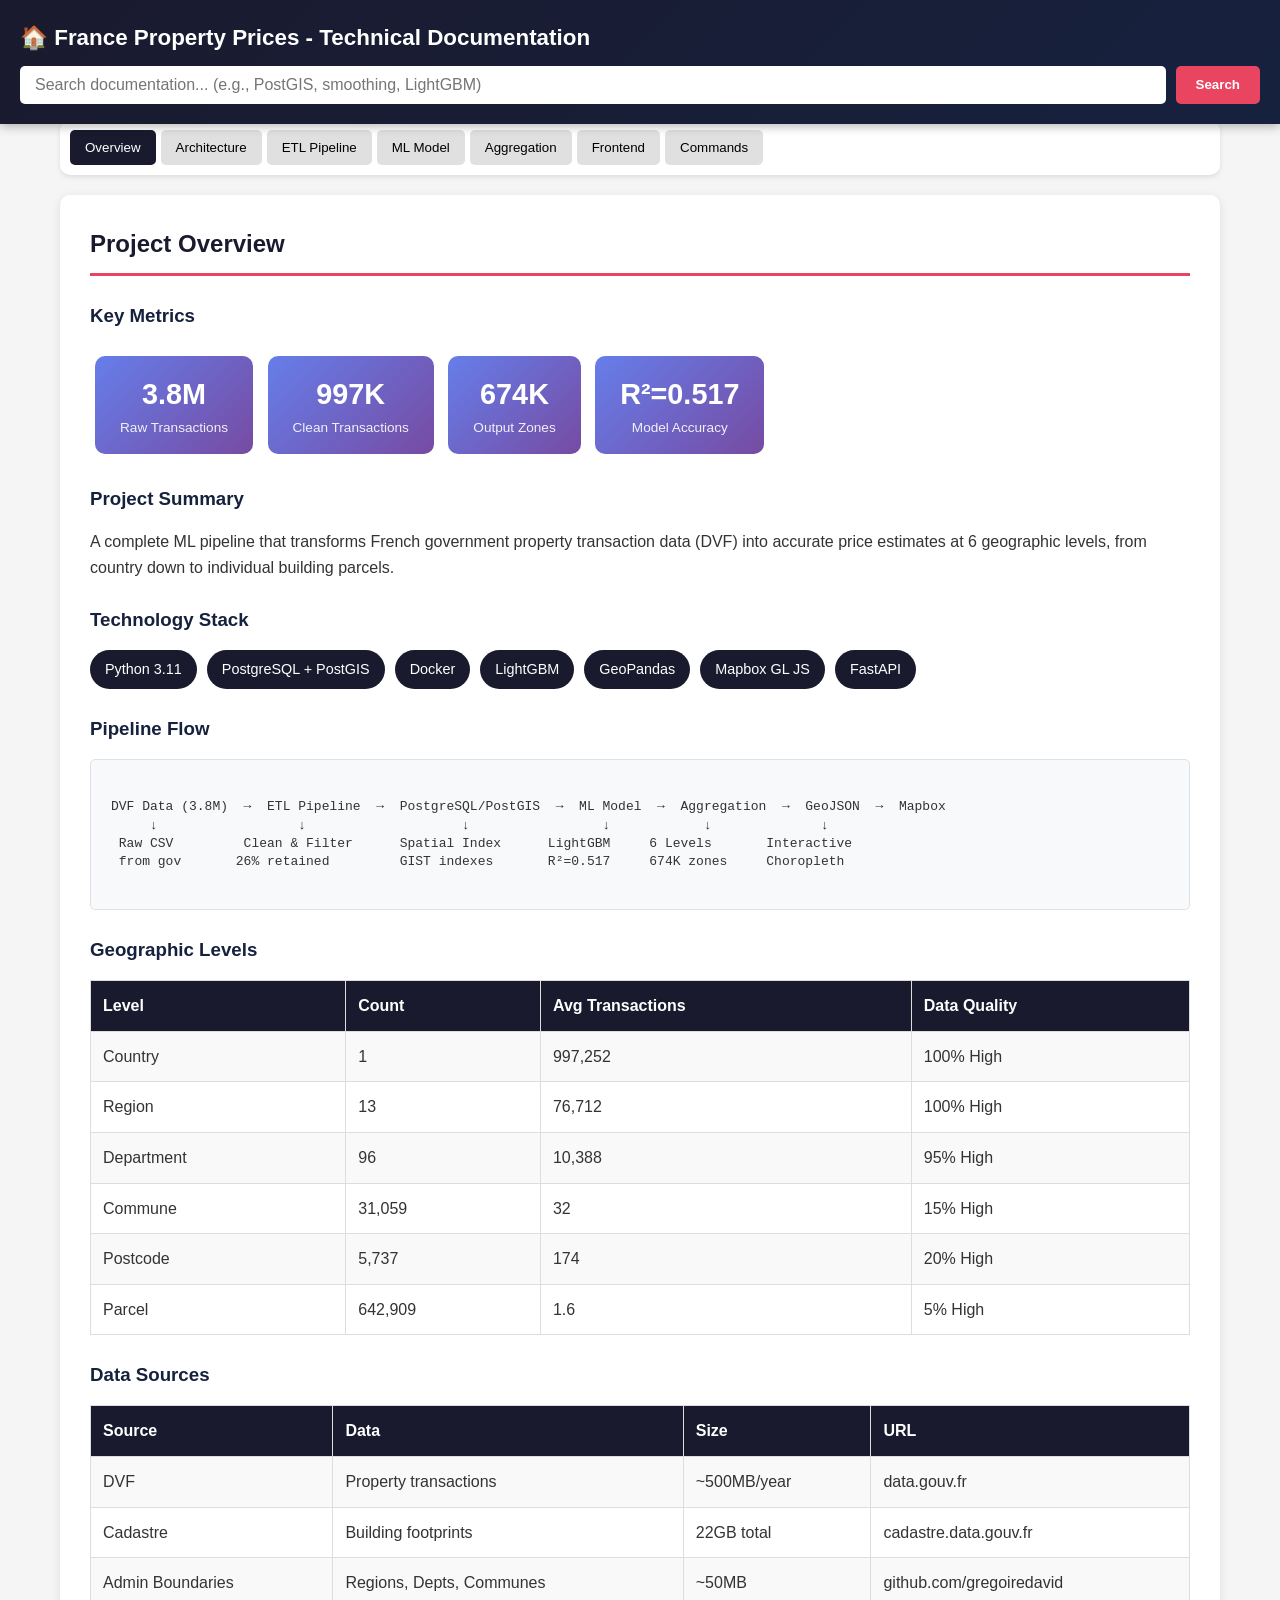
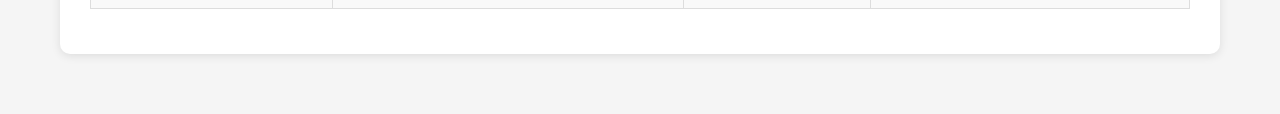
<file: technical-docs.html>
<!DOCTYPE html>
<html lang="en">
<head>
    <meta charset="UTF-8">
    <meta name="viewport" content="width=device-width, initial-scale=1.0">
    <title>France Property Prices - Technical Documentation</title>
    <style>
        * {
            margin: 0;
            padding: 0;
            box-sizing: border-box;
        }
        
        body {
            font-family: -apple-system, BlinkMacSystemFont, 'Segoe UI', Roboto, Oxygen, Ubuntu, sans-serif;
            line-height: 1.6;
            color: #333;
            background: #f5f5f5;
        }
        
        .header {
            background: linear-gradient(135deg, #1a1a2e 0%, #16213e 100%);
            color: white;
            padding: 20px;
            position: fixed;
            top: 0;
            left: 0;
            right: 0;
            z-index: 100;
            box-shadow: 0 2px 10px rgba(0,0,0,0.3);
        }
        
        .header h1 {
            font-size: 1.4rem;
            margin-bottom: 10px;
        }
        
        .search-container {
            display: flex;
            gap: 10px;
        }
        
        #searchInput {
            flex: 1;
            padding: 10px 15px;
            border: none;
            border-radius: 5px;
            font-size: 1rem;
        }
        
        #searchBtn {
            padding: 10px 20px;
            background: #e94560;
            color: white;
            border: none;
            border-radius: 5px;
            cursor: pointer;
            font-weight: bold;
        }
        
        #searchBtn:hover {
            background: #ff6b6b;
        }
        
        .search-results {
            background: #fff3cd;
            padding: 10px 20px;
            margin-top: 10px;
            border-radius: 5px;
            display: none;
        }
        
        .container {
            max-width: 1200px;
            margin: 100px auto 40px;
            padding: 20px;
        }
        
        .nav-tabs {
            display: flex;
            gap: 5px;
            margin-bottom: 20px;
            flex-wrap: wrap;
            background: white;
            padding: 10px;
            border-radius: 10px;
            box-shadow: 0 2px 5px rgba(0,0,0,0.1);
        }
        
        .nav-tab {
            padding: 10px 15px;
            background: #e0e0e0;
            border: none;
            border-radius: 5px;
            cursor: pointer;
            font-weight: 500;
            transition: all 0.2s;
        }
        
        .nav-tab:hover {
            background: #ccc;
        }
        
        .nav-tab.active {
            background: #1a1a2e;
            color: white;
        }
        
        .section {
            display: none;
            background: white;
            padding: 30px;
            border-radius: 10px;
            box-shadow: 0 2px 10px rgba(0,0,0,0.1);
        }
        
        .section.active {
            display: block;
        }
        
        h2 {
            color: #1a1a2e;
            border-bottom: 3px solid #e94560;
            padding-bottom: 10px;
            margin-bottom: 20px;
        }
        
        h3 {
            color: #16213e;
            margin: 25px 0 15px;
        }
        
        h4 {
            color: #333;
            margin: 20px 0 10px;
        }
        
        pre {
            background: #1a1a2e;
            color: #a8dadc;
            padding: 15px;
            border-radius: 5px;
            overflow-x: auto;
            margin: 15px 0;
            font-size: 0.9rem;
        }
        
        code {
            background: #e8e8e8;
            padding: 2px 6px;
            border-radius: 3px;
            font-family: 'Consolas', 'Monaco', monospace;
        }
        
        pre code {
            background: none;
            padding: 0;
        }
        
        table {
            width: 100%;
            border-collapse: collapse;
            margin: 15px 0;
        }
        
        th, td {
            border: 1px solid #ddd;
            padding: 12px;
            text-align: left;
        }
        
        th {
            background: #1a1a2e;
            color: white;
        }
        
        tr:nth-child(even) {
            background: #f9f9f9;
        }
        
        .highlight {
            background: #fff3cd;
            padding: 15px;
            border-left: 4px solid #ffc107;
            margin: 15px 0;
        }
        
        .metric-box {
            display: inline-block;
            background: linear-gradient(135deg, #667eea 0%, #764ba2 100%);
            color: white;
            padding: 15px 25px;
            border-radius: 10px;
            margin: 5px;
            text-align: center;
        }
        
        .metric-box .value {
            font-size: 1.8rem;
            font-weight: bold;
        }
        
        .metric-box .label {
            font-size: 0.85rem;
            opacity: 0.9;
        }
        
        .diagram {
            background: #f8f9fa;
            border: 1px solid #dee2e6;
            padding: 20px;
            border-radius: 5px;
            font-family: monospace;
            white-space: pre;
            overflow-x: auto;
            line-height: 1.4;
        }
        
        .tech-stack {
            display: flex;
            flex-wrap: wrap;
            gap: 10px;
            margin: 15px 0;
        }
        
        .tech-badge {
            background: #1a1a2e;
            color: white;
            padding: 8px 15px;
            border-radius: 20px;
            font-size: 0.9rem;
        }
        
        .searchable {
            /* Marker class for searchable content */
        }
        
        mark {
            background: #ffeb3b;
            padding: 2px;
        }
        
        .back-to-top {
            position: fixed;
            bottom: 20px;
            right: 20px;
            background: #1a1a2e;
            color: white;
            padding: 10px 15px;
            border-radius: 5px;
            text-decoration: none;
            display: none;
        }
        
        @media (max-width: 768px) {
            .container {
                margin-top: 140px;
                padding: 10px;
            }
            
            .section {
                padding: 15px;
            }
            
            .nav-tab {
                padding: 8px 12px;
                font-size: 0.85rem;
            }
        }
    </style>
</head>
<body>
    <div class="header">
        <h1>🏠 France Property Prices - Technical Documentation</h1>
        <div class="search-container">
            <input type="text" id="searchInput" placeholder="Search documentation... (e.g., PostGIS, smoothing, LightGBM)">
            <button id="searchBtn">Search</button>
        </div>
        <div class="search-results" id="searchResults"></div>
    </div>
    
    <div class="container">
        <div class="nav-tabs">
            <button class="nav-tab active" data-section="overview">Overview</button>
            <button class="nav-tab" data-section="architecture">Architecture</button>
            <button class="nav-tab" data-section="etl">ETL Pipeline</button>
            <button class="nav-tab" data-section="ml">ML Model</button>
            <button class="nav-tab" data-section="aggregation">Aggregation</button>
            <button class="nav-tab" data-section="frontend">Frontend</button>
            <button class="nav-tab" data-section="commands">Commands</button>
        </div>
        
        <!-- OVERVIEW SECTION -->
        <div id="overview" class="section active searchable">
            <h2>Project Overview</h2>
            
            <h3>Key Metrics</h3>
            <div style="margin: 20px 0;">
                <div class="metric-box">
                    <div class="value">3.8M</div>
                    <div class="label">Raw Transactions</div>
                </div>
                <div class="metric-box">
                    <div class="value">997K</div>
                    <div class="label">Clean Transactions</div>
                </div>
                <div class="metric-box">
                    <div class="value">674K</div>
                    <div class="label">Output Zones</div>
                </div>
                <div class="metric-box">
                    <div class="value">R²=0.517</div>
                    <div class="label">Model Accuracy</div>
                </div>
            </div>
            
            <h3>Project Summary</h3>
            <p>A complete ML pipeline that transforms French government property transaction data (DVF) into accurate price estimates at 6 geographic levels, from country down to individual building parcels.</p>
            
            <h3>Technology Stack</h3>
            <div class="tech-stack">
                <span class="tech-badge">Python 3.11</span>
                <span class="tech-badge">PostgreSQL + PostGIS</span>
                <span class="tech-badge">Docker</span>
                <span class="tech-badge">LightGBM</span>
                <span class="tech-badge">GeoPandas</span>
                <span class="tech-badge">Mapbox GL JS</span>
                <span class="tech-badge">FastAPI</span>
            </div>
            
            <h3>Pipeline Flow</h3>
            <div class="diagram">
DVF Data (3.8M)  →  ETL Pipeline  →  PostgreSQL/PostGIS  →  ML Model  →  Aggregation  →  GeoJSON  →  Mapbox
     ↓                  ↓                    ↓                 ↓            ↓              ↓
 Raw CSV         Clean & Filter      Spatial Index      LightGBM     6 Levels       Interactive
 from gov       26% retained         GIST indexes       R²=0.517     674K zones     Choropleth
            </div>
            
            <h3>Geographic Levels</h3>
            <table>
                <tr>
                    <th>Level</th>
                    <th>Count</th>
                    <th>Avg Transactions</th>
                    <th>Data Quality</th>
                </tr>
                <tr>
                    <td>Country</td>
                    <td>1</td>
                    <td>997,252</td>
                    <td>100% High</td>
                </tr>
                <tr>
                    <td>Region</td>
                    <td>13</td>
                    <td>76,712</td>
                    <td>100% High</td>
                </tr>
                <tr>
                    <td>Department</td>
                    <td>96</td>
                    <td>10,388</td>
                    <td>95% High</td>
                </tr>
                <tr>
                    <td>Commune</td>
                    <td>31,059</td>
                    <td>32</td>
                    <td>15% High</td>
                </tr>
                <tr>
                    <td>Postcode</td>
                    <td>5,737</td>
                    <td>174</td>
                    <td>20% High</td>
                </tr>
                <tr>
                    <td>Parcel</td>
                    <td>642,909</td>
                    <td>1.6</td>
                    <td>5% High</td>
                </tr>
            </table>
            
            <h3>Data Sources</h3>
            <table>
                <tr>
                    <th>Source</th>
                    <th>Data</th>
                    <th>Size</th>
                    <th>URL</th>
                </tr>
                <tr>
                    <td>DVF</td>
                    <td>Property transactions</td>
                    <td>~500MB/year</td>
                    <td>data.gouv.fr</td>
                </tr>
                <tr>
                    <td>Cadastre</td>
                    <td>Building footprints</td>
                    <td>22GB total</td>
                    <td>cadastre.data.gouv.fr</td>
                </tr>
                <tr>
                    <td>Admin Boundaries</td>
                    <td>Regions, Depts, Communes</td>
                    <td>~50MB</td>
                    <td>github.com/gregoiredavid</td>
                </tr>
            </table>
        </div>
        
        <!-- ARCHITECTURE SECTION -->
        <div id="architecture" class="section searchable">
            <h2>System Architecture</h2>
            
            <h3>4-Layer Architecture</h3>
            <div class="diagram">
┌─────────────────────────────────────────────────────────────────────────────┐
│                           PRESENTATION LAYER                                 │
│  ┌─────────────────┐  ┌─────────────────┐  ┌─────────────────┐             │
│  │   Mapbox GL JS  │  │   FastAPI       │  │   GitHub Pages  │             │
│  │   (Map Render)  │  │   (REST API)    │  │   (Static Host) │             │
│  └─────────────────┘  └─────────────────┘  └─────────────────┘             │
├─────────────────────────────────────────────────────────────────────────────┤
│                           PROCESSING LAYER                                   │
│  ┌─────────────────┐  ┌─────────────────┐  ┌─────────────────┐             │
│  │   ETL Pipeline  │  │   ML Model      │  │   Aggregation   │             │
│  │   (Python)      │  │   (LightGBM)    │  │   (GeoPandas)   │             │
│  └─────────────────┘  └─────────────────┘  └─────────────────┘             │
├─────────────────────────────────────────────────────────────────────────────┤
│                           DATA LAYER                                         │
│  ┌─────────────────┐  ┌─────────────────┐  ┌─────────────────┐             │
│  │   PostgreSQL    │  │   PostGIS       │  │   GeoJSON       │             │
│  │   (Storage)     │  │   (Spatial)     │  │   (Export)      │             │
│  └─────────────────┘  └─────────────────┘  └─────────────────┘             │
├─────────────────────────────────────────────────────────────────────────────┤
│                           INFRASTRUCTURE LAYER                               │
│  ┌─────────────────┐  ┌─────────────────┐  ┌─────────────────┐             │
│  │   Docker        │  │   Docker        │  │   Volume        │             │
│  │   Compose       │  │   Networks      │  │   Mounts        │             │
│  └─────────────────┘  └─────────────────┘  └─────────────────┘             │
└─────────────────────────────────────────────────────────────────────────────┘
            </div>
            
            <h3>Docker Services</h3>
            <table>
                <tr>
                    <th>Service</th>
                    <th>Container</th>
                    <th>Image</th>
                    <th>Port</th>
                </tr>
                <tr>
                    <td>Database</td>
                    <td>france_property_db</td>
                    <td>postgis/postgis:15-3.3</td>
                    <td>5432</td>
                </tr>
                <tr>
                    <td>ETL</td>
                    <td>france_property_etl</td>
                    <td>Custom Python</td>
                    <td>-</td>
                </tr>
                <tr>
                    <td>Web App</td>
                    <td>france_property_app</td>
                    <td>FastAPI + Uvicorn</td>
                    <td>8080</td>
                </tr>
            </table>
            
            <h3>Database Schema</h3>
            <pre><code>-- Transactions table
CREATE TABLE transactions (
    id SERIAL PRIMARY KEY,
    date_mutation DATE,
    valeur_fonciere DECIMAL(15,2),
    code_postal VARCHAR(10),
    code_commune VARCHAR(10),
    code_departement VARCHAR(5),
    type_local VARCHAR(50),
    surface_reelle_bati DECIMAL(10,2),
    price_per_m2 DECIMAL(10,2),
    geom GEOMETRY(Point, 4326)
);

-- Spatial index for fast queries
CREATE INDEX idx_transactions_geom ON transactions USING GIST(geom);

-- Aggregates table
CREATE TABLE price_aggregates (
    id SERIAL PRIMARY KEY,
    level VARCHAR(20),
    code VARCHAR(50),
    name VARCHAR(255),
    median_price DECIMAL(10,2),
    transaction_count INTEGER,
    confidence_score INTEGER,
    geom GEOMETRY(MULTIPOLYGON, 4326)
);</code></pre>
            
            <h3>PostGIS Spatial Functions</h3>
            <table>
                <tr>
                    <th>Function</th>
                    <th>Purpose</th>
                    <th>Usage</th>
                </tr>
                <tr>
                    <td><code>ST_Within()</code></td>
                    <td>Point in polygon test</td>
                    <td>Assign transactions to zones</td>
                </tr>
                <tr>
                    <td><code>ST_Contains()</code></td>
                    <td>Polygon contains point</td>
                    <td>Cadastre building matching</td>
                </tr>
                <tr>
                    <td><code>ST_Distance()</code></td>
                    <td>Distance calculation</td>
                    <td>Find nearest building</td>
                </tr>
                <tr>
                    <td><code>ST_Centroid()</code></td>
                    <td>Polygon center point</td>
                    <td>Zone location for ML</td>
                </tr>
                <tr>
                    <td><code>GIST index</code></td>
                    <td>Spatial indexing</td>
                    <td>10,000x faster queries</td>
                </tr>
            </table>
        </div>
        
        <!-- ETL SECTION -->
        <div id="etl" class="section searchable">
            <h2>ETL Pipeline</h2>
            
            <h3>Pipeline Overview</h3>
            <div class="diagram">
EXTRACT              TRANSFORM                    LOAD
───────              ─────────                    ────
DVF CSV    →    Clean & Filter    →    PostgreSQL + PostGIS
Cadastre   →    Calculate Metrics →    Spatial Indexes
Boundaries →    Validate Data     →    GeoJSON Export
            </div>
            
            <h3>Data Filtering Rules</h3>
            <table>
                <tr>
                    <th>Rule</th>
                    <th>Filter</th>
                    <th>Records Removed</th>
                </tr>
                <tr>
                    <td>Sales only</td>
                    <td><code>nature_mutation = 'Vente'</code></td>
                    <td>~15%</td>
                </tr>
                <tr>
                    <td>Residential</td>
                    <td><code>type_local IN ('Maison', 'Appartement')</code></td>
                    <td>~25%</td>
                </tr>
                <tr>
                    <td>Has price</td>
                    <td><code>valeur_fonciere > 0</code></td>
                    <td>~5%</td>
                </tr>
                <tr>
                    <td>Has surface</td>
                    <td><code>surface_reelle_bati > 0</code></td>
                    <td>~10%</td>
                </tr>
                <tr>
                    <td>Has coordinates</td>
                    <td><code>longitude/latitude NOT NULL</code></td>
                    <td>~8%</td>
                </tr>
                <tr>
                    <td>Price outliers</td>
                    <td><code>100 < price_per_m2 < 50,000</code></td>
                    <td>~3%</td>
                </tr>
                <tr>
                    <td>Surface outliers</td>
                    <td><code>9 ≤ surface ≤ 500 m²</code></td>
                    <td>~8%</td>
                </tr>
            </table>
            
            <div class="highlight">
                <strong>Result:</strong> 3.8M raw → 997K clean (26% retention rate)
            </div>
            
            <h3>Price Calculation</h3>
            <pre><code># Price per square meter
df['price_per_m2'] = df['valeur_fonciere'] / df['surface_reelle_bati']

# Example:
# valeur_fonciere = €350,000
# surface_reelle_bati = 75 m²
# price_per_m2 = €4,667/m²</code></pre>
            
            <h3>Batch Processing</h3>
            <pre><code># Save in chunks of 50,000 to manage memory
chunk_size = 50000
for i in range(0, len(df), chunk_size):
    chunk = df.iloc[i:i+chunk_size]
    chunk.to_sql('transactions', engine, if_exists='append')</code></pre>
            
            <h3>Cadastre Building Matching</h3>
            <p>For each transaction point, find the containing building polygon from cadastre data:</p>
            <pre><code># Build spatial index on cadastre
from shapely import STRtree
tree = STRtree(buildings_gdf.geometry)

# Query for containing building
candidates = tree.query(transaction_point)
for idx in candidates:
    if buildings_gdf.geometry.iloc[idx].contains(transaction_point):
        return buildings_gdf.geometry.iloc[idx]</code></pre>
            
            <table>
                <tr>
                    <th>Area Type</th>
                    <th>Match Rate</th>
                    <th>Reason</th>
                </tr>
                <tr>
                    <td>Paris</td>
                    <td>25%</td>
                    <td>Dense, good geocoding</td>
                </tr>
                <tr>
                    <td>Urban</td>
                    <td>18%</td>
                    <td>Mix of new/old</td>
                </tr>
                <tr>
                    <td>Rural</td>
                    <td>8%</td>
                    <td>Sparse cadastre</td>
                </tr>
                <tr>
                    <td><strong>Overall</strong></td>
                    <td><strong>14.8%</strong></td>
                    <td>-</td>
                </tr>
            </table>
        </div>
        
        <!-- ML SECTION -->
        <div id="ml" class="section searchable">
            <h2>Machine Learning Model</h2>
            
            <h3>3-Component Architecture</h3>
            <div class="diagram">
┌─────────────────────────────────────────────────────────────────────┐
│                    FINAL PREDICTION                                  │
│                                                                      │
│   predicted_price = spatial_component × temporal_component          │
│                     × smoothing_weight + parent × (1 - weight)      │
└─────────────────────────────────────────────────────────────────────┘
                              ▲
          ┌───────────────────┼───────────────────┐
          │                   │                   │
┌─────────┴─────────┐ ┌──────┴──────┐ ┌─────────┴─────────┐
│ SPATIAL COMPONENT │ │  TEMPORAL   │ │   HIERARCHICAL    │
│    (LightGBM)     │ │  COMPONENT  │ │    SMOOTHING      │
├───────────────────┤ ├─────────────┤ ├───────────────────┤
│ Features:         │ │ -5.38%/year │ │ weight = n/50     │
│ • latitude        │ │ trend       │ │                   │
│ • longitude       │ │             │ │ Borrows from      │
│ • surface_m2      │ │ Adjusts to  │ │ parent level      │
│ • property_type   │ │ target date │ │ when data sparse  │
│ • dept_median     │ │             │ │                   │
└───────────────────┘ └─────────────┘ └───────────────────┘
            </div>
            
            <h3>Model Performance</h3>
            <table>
                <tr>
                    <th>Metric</th>
                    <th>Value</th>
                    <th>Interpretation</th>
                </tr>
                <tr>
                    <td>R² Score</td>
                    <td>0.517</td>
                    <td>52% variance explained</td>
                </tr>
                <tr>
                    <td>Cross-validation</td>
                    <td>5-fold</td>
                    <td>Robust evaluation</td>
                </tr>
                <tr>
                    <td>Annual Trend</td>
                    <td>-5.38%</td>
                    <td>Price decline per year</td>
                </tr>
            </table>
            
            <h3>Hierarchical Smoothing Formula</h3>
            <pre><code># Weight based on transaction count
weight = min(1.0, n / 50)

# Smoothed estimate
smoothed = weight × local_median + (1 - weight) × parent_median</code></pre>
            
            <h4>Smoothing Examples</h4>
            <table>
                <tr>
                    <th>Transactions</th>
                    <th>Weight</th>
                    <th>Local %</th>
                    <th>Parent %</th>
                </tr>
                <tr>
                    <td>1</td>
                    <td>0.02</td>
                    <td>2%</td>
                    <td>98%</td>
                </tr>
                <tr>
                    <td>10</td>
                    <td>0.20</td>
                    <td>20%</td>
                    <td>80%</td>
                </tr>
                <tr>
                    <td>25</td>
                    <td>0.50</td>
                    <td>50%</td>
                    <td>50%</td>
                </tr>
                <tr>
                    <td>50+</td>
                    <td>1.00</td>
                    <td>100%</td>
                    <td>0%</td>
                </tr>
            </table>
            
            <h3>LightGBM Configuration</h3>
            <pre><code>params = {
    'objective': 'regression',
    'metric': 'rmse',
    'num_leaves': 31,
    'learning_rate': 0.05,
    'feature_fraction': 0.8,
    'bagging_fraction': 0.8,
    'bagging_freq': 5,
    'n_estimators': 500,
    'max_depth': 12,
    'min_child_samples': 20,
    'reg_alpha': 0.1,
    'reg_lambda': 0.1
}</code></pre>
            
            <h3>Confidence Score Calculation</h3>
            <pre><code>def calculate_confidence(n, ci_width, median, recency_months):
    # Volume component (0-40 points)
    volume_score = min(40, n * 2)
    
    # Precision component (0-30 points)
    relative_ci = ci_width / median
    precision_score = max(0, 30 - relative_ci * 50)
    
    # Recency component (0-30 points)
    recency_score = max(0, 30 - recency_months)
    
    return volume_score + precision_score + recency_score</code></pre>
            
            <table>
                <tr>
                    <th>Confidence</th>
                    <th>Score Range</th>
                    <th>Meaning</th>
                </tr>
                <tr>
                    <td>High</td>
                    <td>70-100</td>
                    <td>Reliable estimate</td>
                </tr>
                <tr>
                    <td>Medium</td>
                    <td>50-69</td>
                    <td>Moderate uncertainty</td>
                </tr>
                <tr>
                    <td>Low</td>
                    <td>30-49</td>
                    <td>High uncertainty</td>
                </tr>
                <tr>
                    <td>Estimated</td>
                    <td>0-29</td>
                    <td>Heavily smoothed</td>
                </tr>
            </table>
        </div>
        
        <!-- AGGREGATION SECTION -->
        <div id="aggregation" class="section searchable">
            <h2>Spatial Aggregation</h2>
            
            <h3>Aggregation Pipeline</h3>
            <div class="diagram">
Country (1) → Region (13) → Department (96) → Commune (31K) → Postcode (5.7K) → Parcel (643K)
    ↓              ↓              ↓                ↓                ↓              ↓
 997K tx       77K avg        10K avg           32 avg          174 avg        1.6 avg
    ↓              ↓              ↓                ↓                ↓              ↓
100% High     100% High       95% High         15% High        20% High        5% High
            </div>
            
            <h3>Spatial Join Performance</h3>
            <table>
                <tr>
                    <th>Approach</th>
                    <th>Complexity</th>
                    <th>Time</th>
                </tr>
                <tr>
                    <td>Without index</td>
                    <td>O(n × m) = 31 billion checks</td>
                    <td>~250 days</td>
                </tr>
                <tr>
                    <td>With GIST index</td>
                    <td>O(n × log m) = 3 million checks</td>
                    <td>~5 minutes</td>
                </tr>
            </table>
            
            <div class="highlight">
                <strong>Speedup:</strong> 10,000x faster with spatial indexing!
            </div>
            
            <h3>Spatial Join SQL</h3>
            <pre><code>SELECT 
    zones.code,
    zones.name,
    COUNT(*) as transaction_count,
    PERCENTILE_CONT(0.5) WITHIN GROUP (ORDER BY t.price_per_m2) as median
FROM zones
JOIN transactions t ON ST_Within(t.geom, zones.geom)
GROUP BY zones.code, zones.name;</code></pre>
            
            <h3>File Output Structure</h3>
            <pre><code>docs/data/
├── country.json        (1 zone, 0.5 MB)
├── region.json         (13 zones, 1.2 MB)
├── departement.json    (96 zones, 3.5 MB)
├── commune.json        (31,059 zones, 22 MB)
├── postcode.json       (5,737 zones, 12 MB)
└── parcel/
    ├── 01.json         (Ain, 2.1 MB)
    ├── 02.json         (Aisne, 1.8 MB)
    ├── ...
    ├── 75.json         (Paris, 9.1 MB) ← Largest
    └── 95.json         (Val-d'Oise, 3.2 MB)

TOTAL: 250 MB (93 parcel files)</code></pre>
            
            <h3>GeoJSON Format</h3>
            <pre><code>{
  "type": "FeatureCollection",
  "features": [
    {
      "type": "Feature",
      "properties": {
        "code": "75056",
        "name": "Paris",
        "level": "commune",
        "median_price": 8531.45,
        "lower_bound": 7200.00,
        "upper_bound": 10500.00,
        "transaction_count": 45678,
        "confidence_score": 98,
        "estimate_quality": "High"
      },
      "geometry": {
        "type": "MultiPolygon",
        "coordinates": [[[[2.22, 48.82], ...]]]
      }
    }
  ]
}</code></pre>
            
            <h3>Lazy Loading Strategy</h3>
            <p>Parcel files split by department for lazy loading:</p>
            <ul>
                <li>93 files instead of 1 (208 MB → 1-9 MB each)</li>
                <li>Load only visible departments in viewport</li>
                <li>Max 3 departments in memory at once</li>
                <li>Unload when panning away</li>
            </ul>
        </div>
        
        <!-- FRONTEND SECTION -->
        <div id="frontend" class="section searchable">
            <h2>Frontend Visualization</h2>
            
            <h3>Technology Stack</h3>
            <div class="tech-stack">
                <span class="tech-badge">Mapbox GL JS</span>
                <span class="tech-badge">HTML5</span>
                <span class="tech-badge">CSS3</span>
                <span class="tech-badge">Vanilla JavaScript</span>
            </div>
            
            <h4>Why Mapbox GL JS?</h4>
            <ul>
                <li><strong>WebGL-based:</strong> Hardware-accelerated rendering</li>
                <li><strong>Vector tiles:</strong> Smooth zooming, no pixelation</li>
                <li><strong>GeoJSON support:</strong> Direct loading of export format</li>
                <li><strong>Data-driven styling:</strong> Choropleth via expressions</li>
            </ul>
            
            <h3>Zoom-Based Layer Switching</h3>
            <table>
                <tr>
                    <th>Zoom Level</th>
                    <th>Visible Layer</th>
                    <th>Zones Shown</th>
                </tr>
                <tr>
                    <td>0-4</td>
                    <td>Country</td>
                    <td>1</td>
                </tr>
                <tr>
                    <td>5-6</td>
                    <td>Region</td>
                    <td>13</td>
                </tr>
                <tr>
                    <td>7-8</td>
                    <td>Department</td>
                    <td>96</td>
                </tr>
                <tr>
                    <td>9-11</td>
                    <td>Commune</td>
                    <td>31,059</td>
                </tr>
                <tr>
                    <td>12-13</td>
                    <td>Postcode</td>
                    <td>5,737</td>
                </tr>
                <tr>
                    <td>14+</td>
                    <td>Parcel</td>
                    <td>~642,909</td>
                </tr>
            </table>
            
            <h3>Choropleth Color Scale</h3>
            <table>
                <tr>
                    <th>Price (€/m²)</th>
                    <th>Color</th>
                    <th>Meaning</th>
                </tr>
                <tr>
                    <td>&lt; €1,000</td>
                    <td style="background:#2166ac;color:white;padding:5px;">#2166ac</td>
                    <td>Very cheap (rural)</td>
                </tr>
                <tr>
                    <td>€1,000-2,000</td>
                    <td style="background:#67a9cf;color:white;padding:5px;">#67a9cf</td>
                    <td>Cheap</td>
                </tr>
                <tr>
                    <td>€2,000-3,000</td>
                    <td style="background:#d1e5f0;padding:5px;">#d1e5f0</td>
                    <td>Below average</td>
                </tr>
                <tr>
                    <td>€3,000-5,000</td>
                    <td style="background:#f7f7f7;padding:5px;">#f7f7f7</td>
                    <td>Average</td>
                </tr>
                <tr>
                    <td>€5,000-8,000</td>
                    <td style="background:#fddbc7;padding:5px;">#fddbc7</td>
                    <td>Above average</td>
                </tr>
                <tr>
                    <td>€8,000-10,000</td>
                    <td style="background:#ef8a62;color:white;padding:5px;">#ef8a62</td>
                    <td>Expensive</td>
                </tr>
                <tr>
                    <td>&gt; €10,000</td>
                    <td style="background:#b2182b;color:white;padding:5px;">#b2182b</td>
                    <td>Very expensive</td>
                </tr>
            </table>
            
            <h3>Mapbox Expression for Colors</h3>
            <pre><code>paint: {
    'fill-color': [
        'step',
        ['get', 'median_price'],
        '#2166ac',      // < €1,000
        1000, '#67a9cf',
        2000, '#d1e5f0',
        3000, '#f7f7f7',
        5000, '#fddbc7',
        8000, '#ef8a62',
        10000, '#b2182b' // > €10,000
    ],
    'fill-opacity': 0.7
}</code></pre>
            
            <h3>Deployment</h3>
            <ul>
                <li><strong>Host:</strong> GitHub Pages</li>
                <li><strong>URL:</strong> https://username.github.io/france-property-prices/</li>
                <li><strong>Source:</strong> /docs folder</li>
                <li><strong>SSL:</strong> Automatic HTTPS</li>
                <li><strong>CDN:</strong> Global distribution</li>
            </ul>
        </div>
        
        <!-- COMMANDS SECTION -->
        <div id="commands" class="section searchable">
            <h2>Command Reference</h2>
            
            <h3>Docker Commands</h3>
            <pre><code># Start all services
docker-compose up -d

# View logs
docker-compose logs -f france_property_db

# Connect to database
docker exec -it france_property_db psql -U admin -d property_prices

# Stop services
docker-compose down

# Rebuild after code changes
docker-compose build --no-cache etl</code></pre>
            
            <h3>Database Verification Queries</h3>
            <pre><code>-- Count all tables
SELECT 
    relname as table_name,
    n_live_tup as row_count
FROM pg_stat_user_tables
WHERE schemaname = 'public'
ORDER BY n_live_tup DESC;

-- Check aggregates by level
SELECT level, COUNT(*) as zones,
       ROUND(AVG(median_price)) as avg_price
FROM price_aggregates
GROUP BY level
ORDER BY 
    CASE level
        WHEN 'country' THEN 1
        WHEN 'region' THEN 2
        WHEN 'departement' THEN 3
        WHEN 'commune' THEN 4
        WHEN 'postcode' THEN 5
        WHEN 'parcel' THEN 6
    END;

-- Check Paris prices
SELECT level, code, name, median_price, transaction_count
FROM price_aggregates
WHERE code LIKE '75%'
ORDER BY level, code;

-- Verify spatial index usage
EXPLAIN ANALYZE
SELECT * FROM transactions
WHERE ST_Within(geom, ST_MakeEnvelope(2.22, 48.82, 2.47, 48.90, 4326));</code></pre>
            
            <h3>ETL Commands</h3>
            <pre><code># Run full ETL pipeline
docker-compose run --rm etl python process_data.py

# Run with specific years
docker-compose run --rm etl python process_data.py --years 2022,2023

# Download cadastre data
docker-compose run --rm etl python download_cadastre.py</code></pre>
            
            <h3>File Operations</h3>
            <pre><code># Check GeoJSON file sizes
du -sh docs/data/*

# Validate JSON
python -m json.tool docs/data/region.json > /dev/null && echo "Valid"

# Count features in GeoJSON
jq '.features | length' docs/data/commune.json</code></pre>
            
            <h3>Performance Monitoring</h3>
            <pre><code># Monitor container resources
docker stats

# Check database size
docker exec -it france_property_db psql -U admin -d property_prices -c \
  "SELECT pg_size_pretty(pg_database_size('property_prices'));"

# Check CPU cores available
python -c "import multiprocessing; print(f'CPUs: {multiprocessing.cpu_count()}')"</code></pre>
        </div>
    </div>
    
    <a href="#" class="back-to-top" id="backToTop">↑ Top</a>
    
    <script>
        // Tab switching
        document.querySelectorAll('.nav-tab').forEach(tab => {
            tab.addEventListener('click', () => {
                document.querySelectorAll('.nav-tab').forEach(t => t.classList.remove('active'));
                document.querySelectorAll('.section').forEach(s => s.classList.remove('active'));
                
                tab.classList.add('active');
                document.getElementById(tab.dataset.section).classList.add('active');
            });
        });
        
        // Search functionality
        const searchInput = document.getElementById('searchInput');
        const searchBtn = document.getElementById('searchBtn');
        const searchResults = document.getElementById('searchResults');
        
        function performSearch() {
            const query = searchInput.value.toLowerCase().trim();
            if (!query) {
                searchResults.style.display = 'none';
                return;
            }
            
            // Remove previous highlights
            document.querySelectorAll('mark').forEach(mark => {
                mark.outerHTML = mark.innerHTML;
            });
            
            const sections = document.querySelectorAll('.searchable');
            let matches = [];
            
            sections.forEach(section => {
                const text = section.textContent.toLowerCase();
                if (text.includes(query)) {
                    const sectionId = section.id;
                    const sectionName = document.querySelector(`[data-section="${sectionId}"]`).textContent;
                    
                    // Count occurrences
                    const count = (text.match(new RegExp(query, 'gi')) || []).length;
                    matches.push({ id: sectionId, name: sectionName, count });
                    
                    // Highlight matches
                    const regex = new RegExp(`(${query})`, 'gi');
                    section.innerHTML = section.innerHTML.replace(regex, '<mark>$1</mark>');
                }
            });
            
            if (matches.length > 0) {
                searchResults.innerHTML = `Found "${query}" in: ` + 
                    matches.map(m => `<a href="#" onclick="showSection('${m.id}')">${m.name} (${m.count})</a>`).join(', ');
                searchResults.style.display = 'block';
            } else {
                searchResults.innerHTML = `No results for "${query}"`;
                searchResults.style.display = 'block';
            }
        }
        
        function showSection(sectionId) {
            document.querySelectorAll('.nav-tab').forEach(t => t.classList.remove('active'));
            document.querySelectorAll('.section').forEach(s => s.classList.remove('active'));
            
            document.querySelector(`[data-section="${sectionId}"]`).classList.add('active');
            document.getElementById(sectionId).classList.add('active');
        }
        
        searchBtn.addEventListener('click', performSearch);
        searchInput.addEventListener('keypress', (e) => {
            if (e.key === 'Enter') performSearch();
        });
        
        // Back to top button
        const backToTop = document.getElementById('backToTop');
        window.addEventListener('scroll', () => {
            backToTop.style.display = window.scrollY > 300 ? 'block' : 'none';
        });
        
        backToTop.addEventListener('click', (e) => {
            e.preventDefault();
            window.scrollTo({ top: 0, behavior: 'smooth' });
        });
    </script>
</body>
</html>
</file>
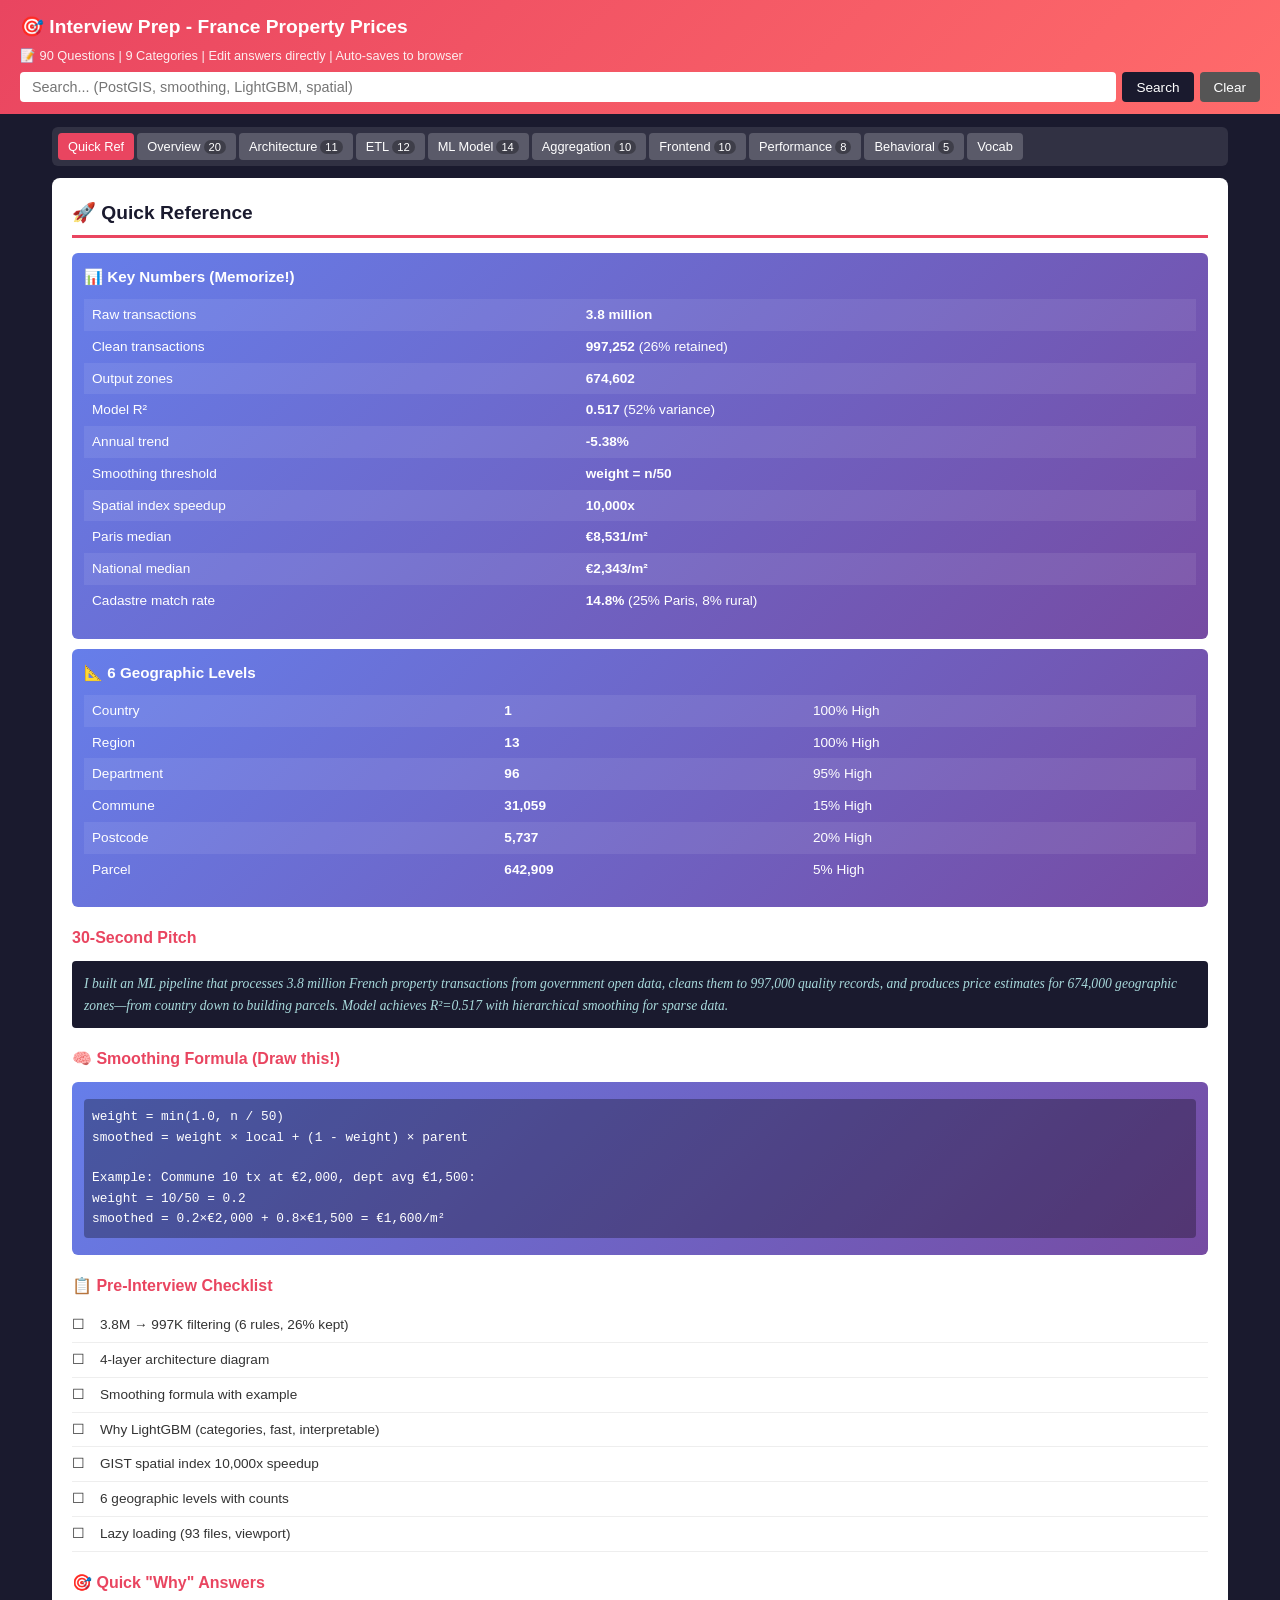
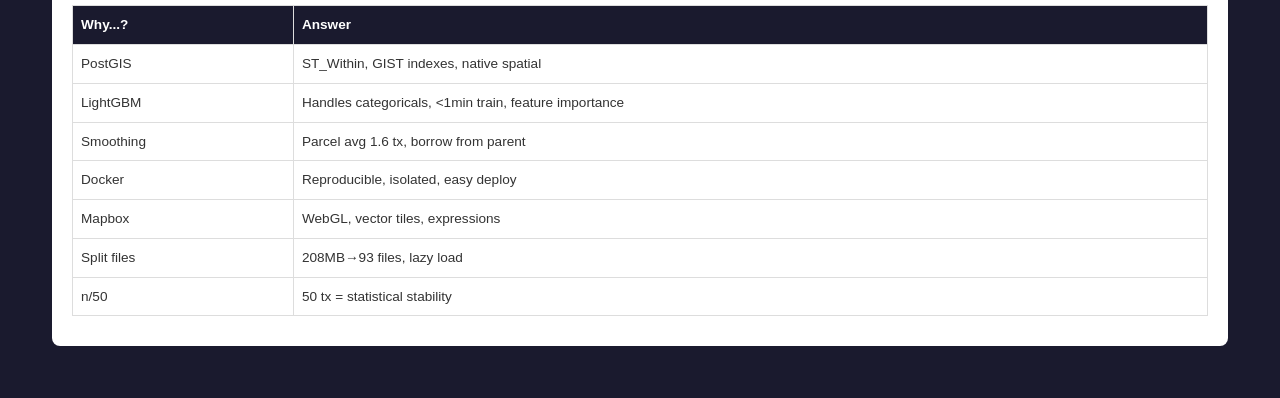
<file: docs/interview-prep.html>
<!DOCTYPE html>
<html lang="en">
<head>
    <meta charset="UTF-8">
    <meta name="viewport" content="width=device-width, initial-scale=1.0">
    <title>Interview Prep - France Property Prices</title>
    <style>
        * { margin: 0; padding: 0; box-sizing: border-box; }
        body { font-family: -apple-system, BlinkMacSystemFont, 'Segoe UI', Roboto, sans-serif; line-height: 1.6; color: #333; background: #1a1a2e; }
        .header { background: linear-gradient(135deg, #e94560 0%, #ff6b6b 100%); color: white; padding: 12px 20px; position: fixed; top: 0; left: 0; right: 0; z-index: 100; }
        .header h1 { font-size: 1.2rem; margin-bottom: 3px; }
        .header .stats { font-size: 0.8rem; opacity: 0.9; margin-bottom: 6px; }
        .search-container { display: flex; gap: 6px; }
        #searchInput { flex: 1; padding: 7px 12px; border: none; border-radius: 4px; font-size: 0.9rem; }
        #searchBtn, #clearBtn { padding: 7px 14px; background: #1a1a2e; color: white; border: none; border-radius: 4px; cursor: pointer; font-size: 0.85rem; }
        #clearBtn { background: #555; }
        .search-results { background: #fff3cd; color: #333; padding: 6px 12px; margin-top: 6px; border-radius: 4px; display: none; font-size: 0.85rem; }
        .search-results a { color: #1a1a2e; margin: 0 6px; cursor: pointer; text-decoration: underline; }
        .container { max-width: 1200px; margin: 115px auto 40px; padding: 12px; }
        .nav-tabs { display: flex; gap: 3px; margin-bottom: 12px; flex-wrap: wrap; background: rgba(255,255,255,0.1); padding: 6px; border-radius: 6px; }
        .nav-tab { padding: 6px 10px; background: rgba(255,255,255,0.2); color: white; border: none; border-radius: 4px; cursor: pointer; font-size: 0.8rem; }
        .nav-tab:hover { background: rgba(255,255,255,0.3); }
        .nav-tab.active { background: #e94560; }
        .nav-tab .count { background: rgba(0,0,0,0.3); padding: 1px 5px; border-radius: 8px; font-size: 0.7rem; margin-left: 3px; }
        .section { display: none; background: white; padding: 20px; border-radius: 8px; }
        .section.active { display: block; }
        h2 { color: #1a1a2e; border-bottom: 3px solid #e94560; padding-bottom: 6px; margin-bottom: 15px; font-size: 1.2rem; }
        h3 { color: #e94560; margin: 18px 0 10px; font-size: 1rem; }
        .qa-block { background: #f8f9fa; border-left: 4px solid #e94560; padding: 10px 12px; margin: 10px 0; border-radius: 0 5px 5px 0; }
        .qa-block .question { font-weight: 600; color: #1a1a2e; margin-bottom: 8px; font-size: 0.9rem; line-height: 1.4; }
        .qa-block .question .kw { background: linear-gradient(135deg, #667eea 0%, #764ba2 100%); color: white; padding: 1px 6px; border-radius: 3px; font-weight: 700; }
        .qa-block textarea { width: 100%; min-height: 120px; padding: 10px; border: 1px solid #ccc; border-radius: 4px; font-family: inherit; font-size: 0.85rem; line-height: 1.5; resize: vertical; background: white; }
        .qa-block textarea:focus { border-color: #e94560; outline: none; box-shadow: 0 0 0 2px rgba(233,69,96,0.2); }
        .qa-block .btn-row { margin-top: 6px; }
        .qa-block .save-btn { background: #28a745; color: white; border: none; padding: 4px 12px; border-radius: 3px; cursor: pointer; font-size: 0.75rem; }
        .qa-block .reset-btn { background: #6c757d; color: white; border: none; padding: 4px 12px; border-radius: 3px; cursor: pointer; font-size: 0.75rem; margin-left: 5px; }
        .memorize { background: linear-gradient(135deg, #667eea 0%, #764ba2 100%); color: white; padding: 12px; border-radius: 6px; margin: 10px 0; }
        .memorize h4 { color: white; margin: 0 0 8px 0; font-size: 0.95rem; }
        .memorize table { width: 100%; border-collapse: collapse; }
        .memorize table td { padding: 5px 8px; border: none; color: white; font-size: 0.85rem; background: transparent !important; }
        .memorize table tr { background: transparent !important; }
        .memorize table tr:nth-child(odd) td { background: rgba(255,255,255,0.08) !important; }
        .memorize table tr:nth-child(even) td { background: transparent !important; }
        .tip { background: #d4edda; border-left: 4px solid #28a745; padding: 10px; margin: 10px 0; border-radius: 0 4px 4px 0; font-size: 0.85rem; }
        .script { background: #1a1a2e; color: #a8dadc; padding: 12px; border-radius: 4px; margin: 10px 0; font-family: Georgia, serif; font-style: italic; line-height: 1.6; font-size: 0.85rem; }
        pre { background: #1a1a2e; color: #a8dadc; padding: 10px; border-radius: 4px; overflow-x: auto; margin: 10px 0; font-size: 0.8rem; }
        table { width: 100%; border-collapse: collapse; margin: 10px 0; font-size: 0.85rem; }
        th, td { border: 1px solid #ddd; padding: 8px; text-align: left; }
        th { background: #1a1a2e; color: white; }
        .checklist { list-style: none; padding: 0; }
        .checklist li { padding: 6px 0 6px 28px; position: relative; border-bottom: 1px solid #eee; font-size: 0.85rem; }
        .checklist li::before { content: '☐'; position: absolute; left: 0; }
        .vocab-table td:first-child { font-weight: bold; color: #1a1a2e; }
        .vocab-table td:nth-child(2) { font-style: italic; color: #666; }
        mark { background: #ffeb3b; padding: 1px 2px; }
        .back-to-top { position: fixed; bottom: 15px; right: 15px; background: #e94560; color: white; width: 40px; height: 40px; border-radius: 50%; text-align: center; line-height: 40px; text-decoration: none; display: none; cursor: pointer; font-size: 1.2rem; }
        .category-header { background: #1a1a2e; color: white; padding: 6px 10px; margin: 20px 0 10px; border-radius: 3px; font-size: 0.85rem; }
        .saved-indicator { color: #28a745; font-size: 0.75rem; margin-left: 8px; display: none; }
        @media (max-width: 768px) {
            .container { margin-top: 130px; }
            .nav-tab .count { display: none; }
        }
    </style>
</head>
<body>
    <div class="header">
        <h1>🎯 Interview Prep - France Property Prices</h1>
        <div class="stats">📝 90 Questions | 9 Categories | Edit answers directly | Auto-saves to browser</div>
        <div class="search-container">
            <input type="text" id="searchInput" placeholder="Search... (PostGIS, smoothing, LightGBM, spatial)">
            <button id="searchBtn">Search</button>
            <button id="clearBtn">Clear</button>
        </div>
        <div class="search-results" id="searchResults"></div>
    </div>
    
    <div class="container">
        <div class="nav-tabs">
            <button class="nav-tab active" data-section="quick">Quick Ref</button>
            <button class="nav-tab" data-section="overview">Overview<span class="count">20</span></button>
            <button class="nav-tab" data-section="arch">Architecture<span class="count">11</span></button>
            <button class="nav-tab" data-section="etl">ETL<span class="count">12</span></button>
            <button class="nav-tab" data-section="ml">ML Model<span class="count">14</span></button>
            <button class="nav-tab" data-section="agg">Aggregation<span class="count">10</span></button>
            <button class="nav-tab" data-section="front">Frontend<span class="count">10</span></button>
            <button class="nav-tab" data-section="perf">Performance<span class="count">8</span></button>
            <button class="nav-tab" data-section="behavioral">Behavioral<span class="count">5</span></button>
            <button class="nav-tab" data-section="vocab">Vocab</button>
        </div>
        
        <!-- QUICK REFERENCE -->
        <div id="quick" class="section active searchable">
            <h2>🚀 Quick Reference</h2>
            
            <div class="memorize">
                <h4>📊 Key Numbers (Memorize!)</h4>
                <table>
                    <tr><td>Raw transactions</td><td><strong>3.8 million</strong></td></tr>
                    <tr><td>Clean transactions</td><td><strong>997,252</strong> (26% retained)</td></tr>
                    <tr><td>Output zones</td><td><strong>674,602</strong></td></tr>
                    <tr><td>Model R²</td><td><strong>0.517</strong> (52% variance)</td></tr>
                    <tr><td>Annual trend</td><td><strong>-5.38%</strong></td></tr>
                    <tr><td>Smoothing threshold</td><td><strong>weight = n/50</strong></td></tr>
                    <tr><td>Spatial index speedup</td><td><strong>10,000x</strong></td></tr>
                    <tr><td>Paris median</td><td><strong>€8,531/m²</strong></td></tr>
                    <tr><td>National median</td><td><strong>€2,343/m²</strong></td></tr>
                    <tr><td>Cadastre match rate</td><td><strong>14.8%</strong> (25% Paris, 8% rural)</td></tr>
                </table>
            </div>
            
            <div class="memorize">
                <h4>📐 6 Geographic Levels</h4>
                <table>
                    <tr><td>Country</td><td><strong>1</strong></td><td>100% High</td></tr>
                    <tr><td>Region</td><td><strong>13</strong></td><td>100% High</td></tr>
                    <tr><td>Department</td><td><strong>96</strong></td><td>95% High</td></tr>
                    <tr><td>Commune</td><td><strong>31,059</strong></td><td>15% High</td></tr>
                    <tr><td>Postcode</td><td><strong>5,737</strong></td><td>20% High</td></tr>
                    <tr><td>Parcel</td><td><strong>642,909</strong></td><td>5% High</td></tr>
                </table>
            </div>
            
            <h3>30-Second Pitch</h3>
            <div class="script">I built an ML pipeline that processes 3.8 million French property transactions from government open data, cleans them to 997,000 quality records, and produces price estimates for 674,000 geographic zones—from country down to building parcels. Model achieves R²=0.517 with hierarchical smoothing for sparse data.</div>
            
            <h3>🧠 Smoothing Formula (Draw this!)</h3>
            <div class="memorize">
                <pre style="background:rgba(0,0,0,0.3);color:white;margin:5px 0;padding:8px;">weight = min(1.0, n / 50)
smoothed = weight × local + (1 - weight) × parent

Example: Commune 10 tx at €2,000, dept avg €1,500:
weight = 10/50 = 0.2
smoothed = 0.2×€2,000 + 0.8×€1,500 = €1,600/m²</pre>
            </div>
            
            <h3>📋 Pre-Interview Checklist</h3>
            <ul class="checklist">
                <li>3.8M → 997K filtering (6 rules, 26% kept)</li>
                <li>4-layer architecture diagram</li>
                <li>Smoothing formula with example</li>
                <li>Why LightGBM (categories, fast, interpretable)</li>
                <li>GIST spatial index 10,000x speedup</li>
                <li>6 geographic levels with counts</li>
                <li>Lazy loading (93 files, viewport)</li>
            </ul>
            
            <h3>🎯 Quick "Why" Answers</h3>
            <table>
                <tr><th>Why...?</th><th>Answer</th></tr>
                <tr><td>PostGIS</td><td>ST_Within, GIST indexes, native spatial</td></tr>
                <tr><td>LightGBM</td><td>Handles categoricals, &lt;1min train, feature importance</td></tr>
                <tr><td>Smoothing</td><td>Parcel avg 1.6 tx, borrow from parent</td></tr>
                <tr><td>Docker</td><td>Reproducible, isolated, easy deploy</td></tr>
                <tr><td>Mapbox</td><td>WebGL, vector tiles, expressions</td></tr>
                <tr><td>Split files</td><td>208MB→93 files, lazy load</td></tr>
                <tr><td>n/50</td><td>50 tx = statistical stability</td></tr>
            </table>
        </div>
        
        <!-- OVERVIEW QUESTIONS -->
        <div id="overview" class="section searchable">
            <h2>Overview - 20 Questions</h2>
            
            <div class="category-header">Project Overview</div>
            
            <div class="qa-block" data-id="o1">
                <div class="question">Q1: <span class="kw">Tell me about yourself</span> and this <span class="kw">project</span></div>
                <textarea>I'm a data engineer at Ford with 2 years experience in automotive data. I built this to demonstrate geospatial data engineering skills.

The project estimates property prices across France at 6 geographic levels - from country to individual building footprints. I process ~1M government transactions, combine with building geometry data, and create an interactive price map.

Key challenges: data scale, ML model for price volatility and sparse data, responsive visualization for 600K+ building polygons.</textarea>
                <div class="btn-row"><button class="save-btn" onclick="saveAnswer(this)">Save</button><button class="reset-btn" onclick="resetAnswer(this)">Reset</button><span class="saved-indicator">✓ Saved</span></div>
            </div>
            
            <div class="qa-block" data-id="o2">
                <div class="question">Q2: <span class="kw">Why</span> did you <span class="kw">choose this project</span>?</div>
                <textarea>Specifically to match RealAdvisor job requirements. You need someone who can build end-to-end geospatial pipelines, work with PostGIS, create Mapbox visualizations, and handle large-scale data. This project demonstrates all of those.

Also, real estate is a domain where data quality and geographic precision really matter - estimates need to be plausible and useful.</textarea>
                <div class="btn-row"><button class="save-btn" onclick="saveAnswer(this)">Save</button><button class="reset-btn" onclick="resetAnswer(this)">Reset</button><span class="saved-indicator">✓ Saved</span></div>
            </div>
            
            <div class="qa-block" data-id="o3">
                <div class="question">Q3: What was the <span class="kw">most difficult part</span>?</div>
                <textarea>Two things:

1. Sparse data problem: Many rural areas have only 1-3 transactions/year. Solved with hierarchical smoothing - blending local estimates with regional averages based on sample size.

2. Parcel-level visualization: With 640K building polygons, couldn't load everything at once. Implemented lazy loading by department and careful browser memory management.</textarea>
                <div class="btn-row"><button class="save-btn" onclick="saveAnswer(this)">Save</button><button class="reset-btn" onclick="resetAnswer(this)">Reset</button><span class="saved-indicator">✓ Saved</span></div>
            </div>
            
            <div class="qa-block" data-id="o4">
                <div class="question">Q4: <span class="kw">How long</span> did this project take?</div>
                <textarea>About 3-4 weeks:
- Week 1: Data exploration, cleaning pipeline, database setup
- Week 2: ML model development and validation
- Week 3: Aggregation pipeline and export
- Week 4: Visualization, optimization, deployment

The cadastre matching for 640K parcels alone took ~10 hours of compute.</textarea>
                <div class="btn-row"><button class="save-btn" onclick="saveAnswer(this)">Save</button><button class="reset-btn" onclick="resetAnswer(this)">Reset</button><span class="saved-indicator">✓ Saved</span></div>
            </div>
            
            <div class="category-header">Technical Understanding</div>
            
            <div class="qa-block" data-id="o5">
                <div class="question">Q5: What is <span class="kw">DVF data</span>?</div>
                <textarea>DVF = 'Demandes de Valeurs Foncières'. French government dataset of all property transactions, public since 2019.

Each record: sale price, property type, surface area, location, date. Only actual sales (not inherited/gifted).

Updated quarterly. Challenges: contains duplicates, errors, and many records lack coordinates.</textarea>
                <div class="btn-row"><button class="save-btn" onclick="saveAnswer(this)">Save</button><button class="reset-btn" onclick="resetAnswer(this)">Reset</button><span class="saved-indicator">✓ Saved</span></div>
            </div>
            
            <div class="qa-block" data-id="o6">
                <div class="question">Q6: What is <span class="kw">PostGIS</span> and <span class="kw">why</span> use it?</div>
                <textarea>PostGIS = PostgreSQL extension for geographic objects. Store geometries (points, lines, polygons) and run spatial queries.

I use it for:
- Storing transaction points and admin boundaries
- Spatial joins (which commune does a transaction belong to)
- GIST indexes for fast queries (10,000x speedup)
- Export to GeoJSON

Alternative (spatial ops in Python) is much slower at scale.</textarea>
                <div class="btn-row"><button class="save-btn" onclick="saveAnswer(this)">Save</button><button class="reset-btn" onclick="resetAnswer(this)">Reset</button><span class="saved-indicator">✓ Saved</span></div>
            </div>
            
            <div class="qa-block" data-id="o7">
                <div class="question">Q7: What is a <span class="kw">spatial index</span> and why does it <span class="kw">matter</span>?</div>
                <textarea>Data structure organizing geographic objects for fast lookup. PostGIS uses GIST indexes (R-tree internally).

Without index: check every building = O(n)
With R-tree: traverse hierarchical tree = O(log n)

With 500K buildings:
- Without index: hours to match transactions
- With index: minutes
- Speedup: 10,000x</textarea>
                <div class="btn-row"><button class="save-btn" onclick="saveAnswer(this)">Save</button><button class="reset-btn" onclick="resetAnswer(this)">Reset</button><span class="saved-indicator">✓ Saved</span></div>
            </div>
            
            <div class="qa-block" data-id="o8">
                <div class="question">Q8: <span class="kw">Difference</span> between <span class="kw">apartment</span> and <span class="kw">house</span>?</div>
                <textarea>'Appartement' = apartment in multi-unit building
'Maison' = standalone house

Different pricing dynamics:
- Paris: apartments dominate, expensive per m²
- Rural: houses common, cheaper per m² (land included)

I track both separately because price per m² can differ significantly depending on market.</textarea>
                <div class="btn-row"><button class="save-btn" onclick="saveAnswer(this)">Save</button><button class="reset-btn" onclick="resetAnswer(this)">Reset</button><span class="saved-indicator">✓ Saved</span></div>
            </div>
            
            <div class="qa-block" data-id="o9">
                <div class="question">Q9: Walk me through the <span class="kw">data flow</span></div>
                <textarea>8 main steps:

1. Download: DVF transactions + cadastre footprints
2. Clean: Remove duplicates, filter outliers, calc price/m²
3. Load: Insert into PostgreSQL with PostGIS geometries
4. Train: Build 3-component ML model
5. Aggregate: Group transactions per geographic level
6. Match: Link parcels to building footprints
7. Export: Convert to GeoJSON, split by department
8. Visualize: Mapbox map with zoom-based layers</textarea>
                <div class="btn-row"><button class="save-btn" onclick="saveAnswer(this)">Save</button><button class="reset-btn" onclick="resetAnswer(this)">Reset</button><span class="saved-indicator">✓ Saved</span></div>
            </div>
            
            <div class="qa-block" data-id="o10">
                <div class="question">Q10: Why <span class="kw">static JSON</span> instead of <span class="kw">dynamic API</span>?</div>
                <textarea>Built both. Static for GitHub Pages - free, fast, no maintenance. Dynamic FastAPI for complex queries.

Static works because:
- Data updates quarterly
- Pre-computed = fast loading
- No server costs
- Works offline once loaded

Tradeoff: changes require re-running pipeline.</textarea>
                <div class="btn-row"><button class="save-btn" onclick="saveAnswer(this)">Save</button><button class="reset-btn" onclick="resetAnswer(this)">Reset</button><span class="saved-indicator">✓ Saved</span></div>
            </div>
            
            <div class="qa-block" data-id="o11">
                <div class="question">Q11: How would you convert to <span class="kw">Airflow</span>?</div>
                <textarea>Pipeline already modular:

1. Create DAG file defining workflow
2. Wrap each script as PythonOperator task
3. Define dependencies: download >> clean >> load >> train >> aggregate >> export
4. Add scheduling (weekly or on new data)
5. Set up monitoring and alerts

Code stays same - just orchestration changes.</textarea>
                <div class="btn-row"><button class="save-btn" onclick="saveAnswer(this)">Save</button><button class="reset-btn" onclick="resetAnswer(this)">Reset</button><span class="saved-indicator">✓ Saved</span></div>
            </div>
            
            <div class="category-header">ML Model Basics</div>
            
            <div class="qa-block" data-id="o12">
                <div class="question">Q12: Why <span class="kw">LightGBM</span> instead of other models?</div>
                <textarea>Evaluated options:
- Linear regression: Too simple, can't capture non-linear patterns
- Random Forest: Works but slower
- Neural network: Overkill for 8 features
- Kriging: Designed for spatial but extremely slow on 1M points

LightGBM: fast training (<1 min), good accuracy (R²=0.517), handles non-linearity, provides feature importance.</textarea>
                <div class="btn-row"><button class="save-btn" onclick="saveAnswer(this)">Save</button><button class="reset-btn" onclick="resetAnswer(this)">Reset</button><span class="saved-indicator">✓ Saved</span></div>
            </div>
            
            <div class="qa-block" data-id="o13">
                <div class="question">Q13: What <span class="kw">features</span> did you use?</div>
                <textarea>8 features:

1. latitude, longitude - raw location
2. lat², lon² - captures price curves
3. lat×lon - diagonal patterns (e.g., Côte d'Azur)
4. dept_encoded - department (macro effects)
5. type_encoded - apartment vs house
6. log_surface - log of surface area

Polynomial features let model learn non-linear geographic patterns.</textarea>
                <div class="btn-row"><button class="save-btn" onclick="saveAnswer(this)">Save</button><button class="reset-btn" onclick="resetAnswer(this)">Reset</button><span class="saved-indicator">✓ Saved</span></div>
            </div>
            
            <div class="qa-block" data-id="o14">
                <div class="question">Q14: Explain <span class="kw">hierarchical smoothing</span></div>
                <textarea>Problem: Village with 2 transactions = unreliable estimate.

Solution: Blend local with parent based on sample size:
weight = min(1.0, n / 50)
smoothed = weight × local + (1 - weight) × parent

Village with 2 tx: 4% local, 96% regional
City with 500 tx: 100% local

Similar to Bayesian shrinkage - pull uncertain estimates toward prior.</textarea>
                <div class="btn-row"><button class="save-btn" onclick="saveAnswer(this)">Save</button><button class="reset-btn" onclick="resetAnswer(this)">Reset</button><span class="saved-indicator">✓ Saved</span></div>
            </div>
            
            <div class="qa-block" data-id="o15">
                <div class="question">Q15: What does <span class="kw">R² = 0.517</span> mean?</div>
                <textarea>R² = coefficient of determination = variance explained.

0.517 = 52% of price variation explained by location, type, surface.

Other 48%: property condition, floor level, renovation, view, etc.

For real estate, 0.52 is reasonable. We capture main geographic patterns - Paris expensive, rural cheap, coastal premiums.</textarea>
                <div class="btn-row"><button class="save-btn" onclick="saveAnswer(this)">Save</button><button class="reset-btn" onclick="resetAnswer(this)">Reset</button><span class="saved-indicator">✓ Saved</span></div>
            </div>
            
            <div class="category-header">Practical/Situational</div>
            
            <div class="qa-block" data-id="o16">
                <div class="question">Q16: What would you do <span class="kw">differently</span>?</div>
                <textarea>1. Add features: Building age, transit proximity, school ratings

2. Vector tiles: Instead of raw GeoJSON for faster rendering

3. Separate temporal pipeline: Lightweight job for price updates without full reprocessing

4. Better uncertainty: Quantile regression or conformal prediction</textarea>
                <div class="btn-row"><button class="save-btn" onclick="saveAnswer(this)">Save</button><button class="reset-btn" onclick="resetAnswer(this)">Reset</button><span class="saved-indicator">✓ Saved</span></div>
            </div>
            
            <div class="qa-block" data-id="o17">
                <div class="question">Q17: How would you handle <span class="kw">real-time updates</span>?</div>
                <textarea>Current pipeline is batch. For real-time:

1. Streaming ingestion: Kafka for new transactions
2. Incremental updates: Only affected zones
3. Online learning: Update weights incrementally
4. Cache invalidation: Mark affected zones

But for real estate, batch is fine - DVF updates quarterly.</textarea>
                <div class="btn-row"><button class="save-btn" onclick="saveAnswer(this)">Save</button><button class="reset-btn" onclick="resetAnswer(this)">Reset</button><span class="saved-indicator">✓ Saved</span></div>
            </div>
            
            <div class="qa-block" data-id="o18">
                <div class="question">Q18: Map is <span class="kw">slow</span> in an area - how to <span class="kw">debug</span>?</div>
                <textarea>Investigation order:

1. Check data size: Unusually many features? Check dept JSON size
2. Browser profiling: DevTools network and rendering times
3. Geometry complexity: Too many vertices? Consider simplification
4. Layer management: Loading multiple zoom levels?
5. Memory: Browser running out? Unload distant areas</textarea>
                <div class="btn-row"><button class="save-btn" onclick="saveAnswer(this)">Save</button><button class="reset-btn" onclick="resetAnswer(this)">Reset</button><span class="saved-indicator">✓ Saved</span></div>
            </div>
            
            <div class="qa-block" data-id="o19">
                <div class="question">Q19: User says <span class="kw">prices look wrong</span> - what do you do?</div>
                <textarea>Validate the concern:

1. Check data: How many transactions? Raw prices?
2. Check confidence: Low-confidence estimate? Expected behavior
3. Check outliers: Unusual transaction skewing results?
4. Compare to market: SeLoger, MeilleursAgents

If real issue: could be data cleaning bug, geocoding error, or model limitation. Trace specific transactions.</textarea>
                <div class="btn-row"><button class="save-btn" onclick="saveAnswer(this)">Save</button><button class="reset-btn" onclick="resetAnswer(this)">Reset</button><span class="saved-indicator">✓ Saved</span></div>
            </div>
            
            <div class="qa-block" data-id="o20">
                <div class="question">Q20: How do you ensure <span class="kw">code quality</span>?</div>
                <textarea>Current:
- Modular design: Each script = one responsibility
- Config via env vars: No hardcoded paths
- Error handling: Try/except with messages
- Logging: Track progress and issues
- Validation checks at each step
- Documentation: README, docstrings

For production: pytest, CI/CD, Great Expectations</textarea>
                <div class="btn-row"><button class="save-btn" onclick="saveAnswer(this)">Save</button><button class="reset-btn" onclick="resetAnswer(this)">Reset</button><span class="saved-indicator">✓ Saved</span></div>
            </div>
        </div>
        
        <!-- ARCHITECTURE -->
        <div id="arch" class="section searchable">
            <h2>Architecture - 11 Questions</h2>
            
            <div class="qa-block" data-id="a1">
                <div class="question">Q1: Explain your <span class="kw">system architecture</span></div>
                <textarea>4-layer architecture:

1. Infrastructure: Docker Compose - PostgreSQL, ETL, web app with shared network

2. Data: PostGIS for spatial storage with GIST indexes + GeoJSON for frontend

3. Processing: Python ETL with GeoPandas, LightGBM for ML

4. Presentation: Mapbox GL JS for maps, FastAPI for REST

Each layer independently scalable and testable.</textarea>
                <div class="btn-row"><button class="save-btn" onclick="saveAnswer(this)">Save</button><button class="reset-btn" onclick="resetAnswer(this)">Reset</button><span class="saved-indicator">✓ Saved</span></div>
            </div>
            
            <div class="qa-block" data-id="a2">
                <div class="question">Q2: Why <span class="kw">PostgreSQL</span> instead of <span class="kw">NoSQL</span>?</div>
                <textarea>Three reasons:

1. PostGIS integration: No NoSQL has comparable spatial support. ST_Within, ST_Distance, GIST indexes are essential.

2. Relational integrity: Transactions relate to communes, departments, regions. SQL handles naturally.

3. Aggregation queries: Complex GROUP BY with spatial joins = simple in SQL, painful in MongoDB.

For 1M records and batch processing, single PostgreSQL is fine.</textarea>
                <div class="btn-row"><button class="save-btn" onclick="saveAnswer(this)">Save</button><button class="reset-btn" onclick="resetAnswer(this)">Reset</button><span class="saved-indicator">✓ Saved</span></div>
            </div>
            
            <div class="qa-block" data-id="a3">
                <div class="question">Q3: How does <span class="kw">PostGIS spatial indexing</span> work?</div>
                <textarea>GIST (Generalized Search Tree) implements R-tree internally.

R-tree divides space into nested bounding boxes. To find which commune contains a point:

1. Start at root (all France)
2. Check which child boxes contain point
3. Descend only into matching branches
4. At leaf: precise polygon test

Reduces checks from 31,000 to ~3-4. Combined across 1M transactions = 10,000x speedup.</textarea>
                <div class="btn-row"><button class="save-btn" onclick="saveAnswer(this)">Save</button><button class="reset-btn" onclick="resetAnswer(this)">Reset</button><span class="saved-indicator">✓ Saved</span></div>
            </div>
            
            <div class="qa-block" data-id="a4">
                <div class="question">Q4: Explain your <span class="kw">Docker Compose</span> setup</div>
                <textarea>Three services on shared network:

postgres: PostGIS 15, persistent volume, health check via pg_isready, port 5432

etl: Custom Python image, depends on postgres healthy, mounts ./data and ./etl, runs pipeline

webapp: FastAPI + Uvicorn, depends on postgres, port 8080, hot-reload enabled

Communicate via Docker internal DNS using service names.</textarea>
                <div class="btn-row"><button class="save-btn" onclick="saveAnswer(this)">Save</button><button class="reset-btn" onclick="resetAnswer(this)">Reset</button><span class="saved-indicator">✓ Saved</span></div>
            </div>
            
            <div class="qa-block" data-id="a5">
                <div class="question">Q5: How would you modify for <span class="kw">Kubernetes</span>?</div>
                <textarea>1. Split docker-compose into K8s manifests: Deployments, Services, PersistentVolumeClaim

2. ConfigMaps and Secrets instead of .env

3. Add Ingress controller for external access

4. Consider managed PostgreSQL (Cloud SQL)

5. Horizontal pod autoscaling for web app

6. ETL becomes CronJob instead of long-running container</textarea>
                <div class="btn-row"><button class="save-btn" onclick="saveAnswer(this)">Save</button><button class="reset-btn" onclick="resetAnswer(this)">Reset</button><span class="saved-indicator">✓ Saved</span></div>
            </div>
            
            <div class="qa-block" data-id="a6">
                <div class="question">Q6: Walk through a <span class="kw">single transaction flow</span></div>
                <textarea>€350K apartment in Paris:

1. Extract: Row in DVF CSV with lat/lon
2. Clean: Passes filters, price_per_m2 = €350K/75m² = €4,667
3. Load: Insert with ST_MakePoint geometry
4. Train: Becomes 1 of 1M training samples
5. Aggregate: Contributes to France → IDF → Paris → 75011 medians
6. Parcel: Creates/updates building polygon
7. Export: Appears in parcel/75.json
8. Visualize: Rendered when user zooms there</textarea>
                <div class="btn-row"><button class="save-btn" onclick="saveAnswer(this)">Save</button><button class="reset-btn" onclick="resetAnswer(this)">Reset</button><span class="saved-indicator">✓ Saved</span></div>
            </div>
            
            <div class="qa-block" data-id="a7">
                <div class="question">Q7: How do you handle <span class="kw">data validation</span>?</div>
                <textarea>Multiple layers:

Input: File existence, CSV structure, skip null critical fields

Business rules: Price €100-50K/m², surface 9-500m², sales only, residential only

Spatial: Coordinates in France bbox, valid geometries (ST_IsValid)

Output: Transaction counts sum correctly, no negative values, all zones have geometry</textarea>
                <div class="btn-row"><button class="save-btn" onclick="saveAnswer(this)">Save</button><button class="reset-btn" onclick="resetAnswer(this)">Reset</button><span class="saved-indicator">✓ Saved</span></div>
            </div>
            
            <div class="qa-block" data-id="a8">
                <div class="question">Q8: What if <span class="kw">cadastre data missing</span> for a department?</div>
                <textarea>Graceful degradation:

1. Log warning for department X
2. Create estimated footprints instead
3. Use square buffer around transaction point
4. Size based on property's surface area
5. Mark as "estimated" in confidence metadata

User still sees building-level data with visual indicator. Affects ~85% of parcels anyway.</textarea>
                <div class="btn-row"><button class="save-btn" onclick="saveAnswer(this)">Save</button><button class="reset-btn" onclick="resetAnswer(this)">Reset</button><span class="saved-indicator">✓ Saved</span></div>
            </div>
            
            <div class="qa-block" data-id="a9">
                <div class="question">Q9: How do you handle <span class="kw">22GB cadastre</span>?</div>
                <textarea>Department by department:

1. Never load full 22GB
2. For each of 96 depts:
   - Load that file (100-500MB)
   - Build STRtree spatial index
   - Match all transactions
   - Export parcel GeoJSON
   - del gdf, gc.collect()
3. Next department

Peak memory <2GB. Runs on 16GB laptop. ~10 hours total (parallelizable).</textarea>
                <div class="btn-row"><button class="save-btn" onclick="saveAnswer(this)">Save</button><button class="reset-btn" onclick="resetAnswer(this)">Reset</button><span class="saved-indicator">✓ Saved</span></div>
            </div>
            
            <div class="qa-block" data-id="a10">
                <div class="question">Q10: Why is <span class="kw">spatial index</span> so important?</div>
                <textarea>Without index: O(n×m) complexity
1M transactions × 31K communes = 31 billion polygon tests
At 0.001 sec each = 360 DAYS

With GIST R-tree: O(n×log m)
1M × ~3 candidates = 3 million tests
= ~50 minutes

Speedup: 31B / 3M = 10,333x

Essential for any production spatial system.</textarea>
                <div class="btn-row"><button class="save-btn" onclick="saveAnswer(this)">Save</button><button class="reset-btn" onclick="resetAnswer(this)">Reset</button><span class="saved-indicator">✓ Saved</span></div>
            </div>
            
            <div class="qa-block" data-id="a11">
                <div class="question">Q11: How would you <span class="kw">scale</span> to handle <span class="kw">10x more data</span>?</div>
                <textarea>Several approaches:

1. Partition PostgreSQL by department or date
2. Parallelize ETL across departments (already possible)
3. Move to distributed processing (Spark + Sedona)
4. Use PostGIS on RDS with read replicas
5. Pre-aggregate at ingest time
6. Consider ClickHouse for analytics queries

For 10M records, current architecture with parallelization would work. For 100M+, need distributed system.</textarea>
                <div class="btn-row"><button class="save-btn" onclick="saveAnswer(this)">Save</button><button class="reset-btn" onclick="resetAnswer(this)">Reset</button><span class="saved-indicator">✓ Saved</span></div>
            </div>
        </div>
        
        <!-- ETL -->
        <div id="etl" class="section searchable">
            <h2>ETL Pipeline - 12 Questions</h2>
            
            <div class="qa-block" data-id="e1">
                <div class="question">Q1: What is <span class="kw">ETL</span> and how did you <span class="kw">implement</span> it?</div>
                <textarea>ETL = Extract, Transform, Load.

Extract: Download DVF CSVs from data.gouv.fr, cadastre GeoJSON from cadastre.data.gouv.fr

Transform: Clean data - remove duplicates, filter to residential, remove outliers, calc price/m², create geometries

Load: Batch insert to PostgreSQL (50K row chunks), create GIST indexes

Orchestrated by Python script, triggerable manually or scheduled.</textarea>
                <div class="btn-row"><button class="save-btn" onclick="saveAnswer(this)">Save</button><button class="reset-btn" onclick="resetAnswer(this)">Reset</button><span class="saved-indicator">✓ Saved</span></div>
            </div>
            
            <div class="qa-block" data-id="e2">
                <div class="question">Q2: Why filter <span class="kw">€100-50,000</span> per m²?</div>
                <textarea>Domain knowledge outlier thresholds:

<€100/m²: Below construction cost anywhere. Data entry errors (missing zeros).

>€50,000/m²: Even most expensive Paris rarely exceeds €25K. Almost certainly data error.

Validated by plotting distribution - these filters remove ~3% of data without losing legitimate transactions.</textarea>
                <div class="btn-row"><button class="save-btn" onclick="saveAnswer(this)">Save</button><button class="reset-btn" onclick="resetAnswer(this)">Reset</button><span class="saved-indicator">✓ Saved</span></div>
            </div>
            
            <div class="qa-block" data-id="e3">
                <div class="question">Q3: How do you handle <span class="kw">missing coordinates</span>?</div>
                <textarea>~8% of DVF lacks coordinates.

Approach 1 - Exclude: For price modeling, I exclude them. 92% = 900K+ transactions is plenty.

Approach 2 - Geocode (optional): Use address with Nominatim or Google Geocoding API. Adds cost/complexity.

For this project, exclusion acceptable. For production, add geocoding with caching.</textarea>
                <div class="btn-row"><button class="save-btn" onclick="saveAnswer(this)">Save</button><button class="reset-btn" onclick="resetAnswer(this)">Reset</button><span class="saved-indicator">✓ Saved</span></div>
            </div>
            
            <div class="qa-block" data-id="e4">
                <div class="question">Q4: How do you ensure <span class="kw">data quality</span>?</div>
                <textarea>Multiple validation layers:

1. Schema: Expected columns exist
2. Type checking: Prices numeric, dates valid
3. Range checks: Price/m², surface, coordinates in France
4. Duplicate removal: Same parcel + price + date
5. Referential: Commune codes exist in boundaries
6. Output: Transaction counts sum across hierarchy

Log statistics at each step for debugging.</textarea>
                <div class="btn-row"><button class="save-btn" onclick="saveAnswer(this)">Save</button><button class="reset-btn" onclick="resetAnswer(this)">Reset</button><span class="saved-indicator">✓ Saved</span></div>
            </div>
            
            <div class="qa-block" data-id="e5">
                <div class="question">Q5: What if you <span class="kw">didn't remove duplicates</span>?</div>
                <textarea>DVF has duplicates for multi-lot sales. Single transaction selling 3 apartments = 3 rows with same total price.

Without deduplication:
- Median skews toward large buildings
- Transaction counts inflated
- Confidence scores misleadingly high
- Building aggregates have repeated transactions

Deduplicate by (id_parcelle, date_mutation, valeur_fonciere).</textarea>
                <div class="btn-row"><button class="save-btn" onclick="saveAnswer(this)">Save</button><button class="reset-btn" onclick="resetAnswer(this)">Reset</button><span class="saved-indicator">✓ Saved</span></div>
            </div>
            
            <div class="qa-block" data-id="e6">
                <div class="question">Q6: How convert to <span class="kw">Airflow</span>?</div>
                <textarea>Pipeline already modular:

1. Create DAG file with schedule (weekly)
2. Each function → PythonOperator task
3. Define dependencies with >> operator
4. Add sensors for new DVF releases
5. Add alerting for failures
6. Use XCom to pass file paths between tasks

Processing code stays same - just orchestration changes.</textarea>
                <div class="btn-row"><button class="save-btn" onclick="saveAnswer(this)">Save</button><button class="reset-btn" onclick="resetAnswer(this)">Reset</button><span class="saved-indicator">✓ Saved</span></div>
            </div>
            
            <div class="qa-block" data-id="e7">
                <div class="question">Q7: <span class="kw">How long</span> does ETL take?</div>
                <textarea>On 12-core, 24GB RAM:

Fresh run:
- Download DVF: 3 min
- Download cadastre: 30+ min (22GB)
- Clean & load: 10 min
- Train: 1 min
- Aggregate: 20 min
- Export: 5 min
Total: ~70 minutes

Cached: ~35 minutes

Bottleneck: Parcel cadastre matching (parallelizable to ~2 hours).</textarea>
                <div class="btn-row"><button class="save-btn" onclick="saveAnswer(this)">Save</button><button class="reset-btn" onclick="resetAnswer(this)">Reset</button><span class="saved-indicator">✓ Saved</span></div>
            </div>
            
            <div class="qa-block" data-id="e8">
                <div class="question">Q8: What are the <span class="kw">6 filtering rules</span>?</div>
                <textarea>1. Sales only (nature_mutation = 'Vente') → -15%
2. Residential only (Maison/Appartement) → -25%
3. Has valid price (>0) → -5%
4. Has valid surface (>0) → -10%
5. Has coordinates (lat/lon not null) → -8%
6. Remove outliers (€100-50K/m², 9-500m²) → -3%

Result: 3.8M → 997K (26% retained)</textarea>
                <div class="btn-row"><button class="save-btn" onclick="saveAnswer(this)">Save</button><button class="reset-btn" onclick="resetAnswer(this)">Reset</button><span class="saved-indicator">✓ Saved</span></div>
            </div>
            
            <div class="qa-block" data-id="e9">
                <div class="question">Q9: Why <span class="kw">batch inserts</span> of 50,000 rows?</div>
                <textarea>Balance memory vs performance:

Too small (1K): Too many DB round-trips
Too large (500K): Memory pressure, timeout risk

At 50K:
- ~50MB in memory (manageable)
- ~20 round-trips for 1M rows
- Each insert: 2-3 seconds
- Show progress (chunk 1/20...)

Tested 10K, 50K, 100K - 50K best throughput.</textarea>
                <div class="btn-row"><button class="save-btn" onclick="saveAnswer(this)">Save</button><button class="reset-btn" onclick="resetAnswer(this)">Reset</button><span class="saved-indicator">✓ Saved</span></div>
            </div>
            
            <div class="qa-block" data-id="e10">
                <div class="question">Q10: How handle <span class="kw">ETL errors</span>?</div>
                <textarea>Try/except with logging at each stage:

1. Download: Retry 3x with backoff, then fail clearly
2. Parse: Log problematic row, skip, continue
3. Validation: Log and skip failing rows
4. Database: Transaction rollback, log, retry option
5. Memory: Reduce chunk size dynamically

If >10% rows skipped, job fails for investigation.</textarea>
                <div class="btn-row"><button class="save-btn" onclick="saveAnswer(this)">Save</button><button class="reset-btn" onclick="resetAnswer(this)">Reset</button><span class="saved-indicator">✓ Saved</span></div>
            </div>
            
            <div class="qa-block" data-id="e11">
                <div class="question">Q11: How do you handle <span class="kw">incremental updates</span>?</div>
                <textarea>Currently full rebuild each quarter. For incremental:

1. Track last processed date
2. Download only new DVF files
3. Merge new transactions with existing
4. Re-aggregate affected zones only
5. Update only changed GeoJSON files

Challenge: Need to handle corrections to old data. DVF sometimes updates historical records.</textarea>
                <div class="btn-row"><button class="save-btn" onclick="saveAnswer(this)">Save</button><button class="reset-btn" onclick="resetAnswer(this)">Reset</button><span class="saved-indicator">✓ Saved</span></div>
            </div>
            
            <div class="qa-block" data-id="e12">
                <div class="question">Q12: How do you <span class="kw">monitor</span> ETL jobs?</div>
                <textarea>Current approach:
- Logging with timestamps and row counts
- Print progress every 500/25000 iterations
- Final summary with totals

Production approach:
- Airflow UI for DAG monitoring
- Prometheus metrics (rows processed, duration)
- Slack/email alerts on failure
- Data quality dashboards (Great Expectations)
- Log aggregation (ELK stack)</textarea>
                <div class="btn-row"><button class="save-btn" onclick="saveAnswer(this)">Save</button><button class="reset-btn" onclick="resetAnswer(this)">Reset</button><span class="saved-indicator">✓ Saved</span></div>
            </div>
        </div>
        
        <!-- ML MODEL -->
        <div id="ml" class="section searchable">
            <h2>ML Model - 14 Questions</h2>
            
            <div class="qa-block" data-id="m1">
                <div class="question">Q1: Explain your <span class="kw">ML model architecture</span></div>
                <textarea>Three components:

1. Spatial (LightGBM): Predicts base price from location, type, surface. Uses polynomial features. R²=0.517.

2. Temporal (Linear Regression): Captures -5.38% annual trend. Adjusts historical prices to prediction date.

3. Hierarchical Smoothing: Blends local with parent based on sample size. Weight = min(1.0, n/50).

Final prediction combines all three multiplicatively.</textarea>
                <div class="btn-row"><button class="save-btn" onclick="saveAnswer(this)">Save</button><button class="reset-btn" onclick="resetAnswer(this)">Reset</button><span class="saved-indicator">✓ Saved</span></div>
            </div>
            
            <div class="qa-block" data-id="m2">
                <div class="question">Q2: Why <span class="kw">LightGBM</span> specifically?</div>
                <textarea>Advantages for this use case:

1. Native categorical handling: No one-hot encoding needed
2. Speed: Histogram-based splitting fast on 1M rows (<1 min)
3. Leaf-wise growth: Often captures spatial patterns better
4. Feature importance: Easy interpretability
5. Missing value handling: Flexibility for future features

3x faster than XGBoost with similar R².</textarea>
                <div class="btn-row"><button class="save-btn" onclick="saveAnswer(this)">Save</button><button class="reset-btn" onclick="resetAnswer(this)">Reset</button><span class="saved-indicator">✓ Saved</span></div>
            </div>
            
            <div class="qa-block" data-id="m3">
                <div class="question">Q3: Explain <span class="kw">hierarchical smoothing</span> in detail</div>
                <textarea>Problem: Small zones have unreliable estimates.

Formula:
weight = min(1.0, n / 50)
smoothed = weight × local + (1 - weight) × parent

Example: Village 5 tx at €2,500, dept avg €1,800:
weight = 5/50 = 0.1
smoothed = 0.1×€2,500 + 0.9×€1,800 = €1,870

Pulled toward reliable dept average. With 50+ tx, trust local fully. Similar to Bayesian shrinkage.</textarea>
                <div class="btn-row"><button class="save-btn" onclick="saveAnswer(this)">Save</button><button class="reset-btn" onclick="resetAnswer(this)">Reset</button><span class="saved-indicator">✓ Saved</span></div>
            </div>
            
            <div class="qa-block" data-id="m4">
                <div class="question">Q4: What does <span class="kw">R²=0.517</span> mean practically?</div>
                <textarea>R² = variance explained.

0.517 = 52% of price variation from location, type, surface.

Other 48%: condition, floor, renovation, view, building quality, timing.

For real estate, 0.52 is reasonable. We capture main geographic patterns. Individual predictions need more features, but zone-level aggregates work well.</textarea>
                <div class="btn-row"><button class="save-btn" onclick="saveAnswer(this)">Save</button><button class="reset-btn" onclick="resetAnswer(this)">Reset</button><span class="saved-indicator">✓ Saved</span></div>
            </div>
            
            <div class="qa-block" data-id="m5">
                <div class="question">Q5: Why <span class="kw">polynomial location features</span>?</div>
                <textarea>Price doesn't vary linearly with lat/lon. Paris expensive, but so is Nice (south) and Lyon (center).

Polynomial features allow curves:
- lat² → north-south price curves
- lon² → east-west price curves
- lat×lon → diagonal patterns (Côte d'Azur = southeast)

Tree models can learn these, but polynomials make it easier and more interpretable.</textarea>
                <div class="btn-row"><button class="save-btn" onclick="saveAnswer(this)">Save</button><button class="reset-btn" onclick="resetAnswer(this)">Reset</button><span class="saved-indicator">✓ Saved</span></div>
            </div>
            
            <div class="qa-block" data-id="m6">
                <div class="question">Q6: What would <span class="kw">improve</span> the model?</div>
                <textarea>Data enrichment:
- Building age from cadastre
- Distance to metro/train
- School ratings, crime stats

Model improvements:
- Spatial cross-validation
- Quantile regression for uncertainty
- Ensemble with different algorithms

Infrastructure:
- Online learning for incremental updates
- Feature store for reusability</textarea>
                <div class="btn-row"><button class="save-btn" onclick="saveAnswer(this)">Save</button><button class="reset-btn" onclick="resetAnswer(this)">Reset</button><span class="saved-indicator">✓ Saved</span></div>
            </div>
            
            <div class="qa-block" data-id="m7">
                <div class="question">Q7: Why <span class="kw">n/50</span> for smoothing threshold?</div>
                <textarea>50 transactions = where estimates stabilize statistically.

Tested 20 to 100:
- n/20: Too aggressive, 10 tx gets 50% weight
- n/50: Good balance, 25 tx = 50% weight
- n/100: Too conservative

Cross-validation showed n/50 minimized prediction error.

Intuition: Bayesian prior with strength of 50 observations.</textarea>
                <div class="btn-row"><button class="save-btn" onclick="saveAnswer(this)">Save</button><button class="reset-btn" onclick="resetAnswer(this)">Reset</button><span class="saved-indicator">✓ Saved</span></div>
            </div>
            
            <div class="qa-block" data-id="m8">
                <div class="question">Q8: How calculate <span class="kw">confidence scores</span>?</div>
                <textarea>Three components (0-100 scale):

Volume (0-40): More tx = higher. min(40, n×2)

Precision (0-30): Narrower CI = higher. max(0, 30 - relative_CI×50)

Recency (0-30): Recent tx = higher. Decays over 30 months.

Total → High (70+) / Medium (50-69) / Low (30-49) / Estimated (<30)</textarea>
                <div class="btn-row"><button class="save-btn" onclick="saveAnswer(this)">Save</button><button class="reset-btn" onclick="resetAnswer(this)">Reset</button><span class="saved-indicator">✓ Saved</span></div>
            </div>
            
            <div class="qa-block" data-id="m9">
                <div class="question">Q9: How handle the <span class="kw">-5.38% annual trend</span>?</div>
                <textarea>Temporal adjustment to target date:

1. Fit: log(price) ~ date → slope = -5.38%/year
2. For each historical transaction:
   days_diff = (target - tx_date).days
   adjustment = exp(slope × days_diff / 365)
   adjusted = raw × adjustment

Example: 2019 at €2,000 → 2024:
5 years × -5.38% = -26.9%
adjusted = €2,000 × 0.731 = €1,462/m²</textarea>
                <div class="btn-row"><button class="save-btn" onclick="saveAnswer(this)">Save</button><button class="reset-btn" onclick="resetAnswer(this)">Reset</button><span class="saved-indicator">✓ Saved</span></div>
            </div>
            
            <div class="qa-block" data-id="m10">
                <div class="question">Q10: Difference between <span class="kw">spatial</span> and <span class="kw">temporal</span> components?</div>
                <textarea>Spatial (LightGBM):
- WHERE matters: Paris expensive, rural cheap
- Uses location, type, surface
- Static patterns - rarely retrain

Temporal (Linear Regression):
- WHEN matters: prices change over time
- Uses transaction date
- Dynamic - update frequently

Multiplicative: spatial × temporal = final

Separation useful for debugging and maintenance.</textarea>
                <div class="btn-row"><button class="save-btn" onclick="saveAnswer(this)">Save</button><button class="reset-btn" onclick="resetAnswer(this)">Reset</button><span class="saved-indicator">✓ Saved</span></div>
            </div>
            
            <div class="qa-block" data-id="m11">
                <div class="question">Q11: How did you <span class="kw">validate</span> the model?</div>
                <textarea>Multiple approaches:

1. 5-fold CV: Train on 4, test on 1. Avg R²=0.517
2. Holdout 20%: Similar R², no overfitting
3. Geographic: Paris high, Creuse low ✓
4. Business: Compare to MeilleursAgents, SeLoger
5. Temporal: Train 2019-2022, test 2023

All checks passed - model generalizes well.</textarea>
                <div class="btn-row"><button class="save-btn" onclick="saveAnswer(this)">Save</button><button class="reset-btn" onclick="resetAnswer(this)">Reset</button><span class="saved-indicator">✓ Saved</span></div>
            </div>
            
            <div class="qa-block" data-id="m12">
                <div class="question">Q12: What are the model's <span class="kw">limitations</span>?</div>
                <textarea>1. Missing features: No age, renovation, floor, view (48% unexplained)
2. Temporal lag: Historical data, may miss recent shifts
3. Sparse data: Rural estimates smoothed to regional avg
4. Aggregation bias: Building estimates smoothed to postcode
5. Border effects: Departments as categories lose continuity
6. Homogeneity: Same patterns assumed across property sizes

For production: more features, separate models by type.</textarea>
                <div class="btn-row"><button class="save-btn" onclick="saveAnswer(this)">Save</button><button class="reset-btn" onclick="resetAnswer(this)">Reset</button><span class="saved-indicator">✓ Saved</span></div>
            </div>
            
            <div class="qa-block" data-id="m13">
                <div class="question">Q13: Why not use <span class="kw">deep learning</span>?</div>
                <textarea>Overkill for this problem:

1. Only 8 features - neural nets need many features to shine
2. Tabular data - gradient boosting typically beats NNs
3. Interpretability - need to explain predictions
4. Training time - LightGBM trains in <1 min
5. Overfitting risk - would need heavy regularization

For image-based property valuation (photos), deep learning would help. For tabular transaction data, tree-based models win.</textarea>
                <div class="btn-row"><button class="save-btn" onclick="saveAnswer(this)">Save</button><button class="reset-btn" onclick="resetAnswer(this)">Reset</button><span class="saved-indicator">✓ Saved</span></div>
            </div>
            
            <div class="qa-block" data-id="m14">
                <div class="question">Q14: How would you add <span class="kw">uncertainty quantification</span>?</div>
                <textarea>Several approaches:

1. Quantile regression: Predict 10th, 50th, 90th percentiles

2. Conformal prediction: Distribution-free coverage guarantees

3. Ensemble variance: Multiple models, measure disagreement

4. Bayesian approach: Full posterior distribution

Currently using confidence intervals from bootstrap. For production, would add quantile regression - gives user a range not just point estimate.</textarea>
                <div class="btn-row"><button class="save-btn" onclick="saveAnswer(this)">Save</button><button class="reset-btn" onclick="resetAnswer(this)">Reset</button><span class="saved-indicator">✓ Saved</span></div>
            </div>
        </div>
        
        <!-- AGGREGATION -->
        <div id="agg" class="section searchable">
            <h2>Aggregation - 10 Questions</h2>
            
            <div class="qa-block" data-id="g1">
                <div class="question">Q1: Explain your <span class="kw">aggregation strategy</span></div>
                <textarea>997K transactions → 6 hierarchical levels:

Country (1): €2,343 median
Region (13): IDF highest €4,196
Department (96): Paris €8,531
Commune (31,059): Municipal
Postcode (5,737): Neighborhood
Parcel (642,909): Building footprints

Each level: spatial join → stats → smoothing → confidence → GeoJSON export

Total: 674,602 zones</textarea>
                <div class="btn-row"><button class="save-btn" onclick="saveAnswer(this)">Save</button><button class="reset-btn" onclick="resetAnswer(this)">Reset</button><span class="saved-indicator">✓ Saved</span></div>
            </div>
            
            <div class="qa-block" data-id="g2">
                <div class="question">Q2: How do <span class="kw">spatial joins</span> work?</div>
                <textarea>= "which points inside which polygons"

SQL: SELECT zones.*, tx.* FROM zones JOIN tx ON ST_Within(tx.geom, zones.geom)

GIST index critical:
- Without: 31K × 1M = 31B checks = 360 days
- With: R-tree reduces to ~3 candidates = 3M checks = 50 min
- Speedup: 10,000x

Index organizes zones by bounding box in tree.</textarea>
                <div class="btn-row"><button class="save-btn" onclick="saveAnswer(this)">Save</button><button class="reset-btn" onclick="resetAnswer(this)">Reset</button><span class="saved-indicator">✓ Saved</span></div>
            </div>
            
            <div class="qa-block" data-id="g3">
                <div class="question">Q3: Why <span class="kw">split parcels by department</span>?</div>
                <textarea>642K polygons = 208 MB single file. Browser problems:
- 10+ sec download
- Browser freezes parsing
- Memory crash on mobile

Solution: 93 dept files (1-9 MB each)

Benefits:
- Load only visible area
- Unload when pan away
- Max 3 depts in memory

Paris: 9 MB instead of 208 MB.</textarea>
                <div class="btn-row"><button class="save-btn" onclick="saveAnswer(this)">Save</button><button class="reset-btn" onclick="resetAnswer(this)">Reset</button><span class="saved-indicator">✓ Saved</span></div>
            </div>
            
            <div class="qa-block" data-id="g4">
                <div class="question">Q4: How does <span class="kw">cadastre matching</span> work?</div>
                <textarea>Goal: Find actual building footprint for each transaction.

1. Load dept cadastre (~100-500MB)
2. Build STRtree spatial index
3. For each tx point:
   a. Query tree for bbox candidates
   b. Check if building contains point
   c. Else find nearest within 50m
   d. Else create estimated square
4. Free memory, next dept

Match rates: Paris 25%, Urban 18%, Rural 8%, Overall 14.8%</textarea>
                <div class="btn-row"><button class="save-btn" onclick="saveAnswer(this)">Save</button><button class="reset-btn" onclick="resetAnswer(this)">Reset</button><span class="saved-indicator">✓ Saved</span></div>
            </div>
            
            <div class="qa-block" data-id="g5">
                <div class="question">Q5: What's the <span class="kw">biggest file</span> and why?</div>
                <textarea>Parcel: Paris (75.json) = 9.1 MB
- ~45K building polygons
- Highest tx density
- Complex old-city geometries

Commune: commune.json = 22 MB
- 31,059 boundaries
- Loaded at zoom 9-11

Smallest: Lozère 0.8 MB
Total output: 250 MB</textarea>
                <div class="btn-row"><button class="save-btn" onclick="saveAnswer(this)">Save</button><button class="reset-btn" onclick="resetAnswer(this)">Reset</button><span class="saved-indicator">✓ Saved</span></div>
            </div>
            
            <div class="qa-block" data-id="g6">
                <div class="question">Q6: How handle <span class="kw">22GB cadastre</span>?</div>
                <textarea>Dept-by-dept processing:

1. Never load full 22GB
2. For each of 96 depts:
   - Load that file (100-500MB)
   - Build spatial index
   - Match all transactions
   - Export parcel GeoJSON
   - del gdf, gc.collect()
3. Next dept

Peak memory <2GB. ~10 hours (parallelizable to ~2 hours).</textarea>
                <div class="btn-row"><button class="save-btn" onclick="saveAnswer(this)">Save</button><button class="reset-btn" onclick="resetAnswer(this)">Reset</button><span class="saved-indicator">✓ Saved</span></div>
            </div>
            
            <div class="qa-block" data-id="g7">
                <div class="question">Q7: How ensure <span class="kw">consistency across levels</span>?</div>
                <textarea>Validation checks:

Transaction counts: Country = Σ regions = Σ depts

Price sanity: No child > 5x parent or < 0.2x parent

Geographic: Children inside parent, no orphans, complete coverage

Codes: Commune codes exist, postcodes valid format

Run after each aggregation, fail if violations exceed threshold.</textarea>
                <div class="btn-row"><button class="save-btn" onclick="saveAnswer(this)">Save</button><button class="reset-btn" onclick="resetAnswer(this)">Reset</button><span class="saved-indicator">✓ Saved</span></div>
            </div>
            
            <div class="qa-block" data-id="g8">
                <div class="question">Q8: What's in the <span class="kw">GeoJSON output</span>?</div>
                <textarea>{
  "type": "FeatureCollection",
  "features": [{
    "properties": {
      "code": "75056",
      "name": "Paris",
      "level": "commune",
      "median_price": 8531.45,
      "lower_bound": 7200,
      "upper_bound": 10500,
      "transaction_count": 45678,
      "confidence_score": 98,
      "estimate_quality": "High"
    },
    "geometry": {"type": "MultiPolygon", ...}
  }]
}</textarea>
                <div class="btn-row"><button class="save-btn" onclick="saveAnswer(this)">Save</button><button class="reset-btn" onclick="resetAnswer(this)">Reset</button><span class="saved-indicator">✓ Saved</span></div>
            </div>
            
            <div class="qa-block" data-id="g9">
                <div class="question">Q9: Why use <span class="kw">median</span> instead of <span class="kw">mean</span>?</div>
                <textarea>Median is robust to outliers.

Example zone with 5 transactions:
€1,500, €1,600, €1,700, €1,800, €15,000 (unusual property)

Mean: €4,320 (skewed by outlier)
Median: €1,700 (representative)

Real estate has fat tails - luxury properties, distressed sales, data errors. Median gives users a more realistic "typical" price.</textarea>
                <div class="btn-row"><button class="save-btn" onclick="saveAnswer(this)">Save</button><button class="reset-btn" onclick="resetAnswer(this)">Reset</button><span class="saved-indicator">✓ Saved</span></div>
            </div>
            
            <div class="qa-block" data-id="g10">
                <div class="question">Q10: How do you handle <span class="kw">zones with no transactions</span>?</div>
                <textarea>Inherit from parent level with maximum smoothing:

weight = 0 (no local data)
estimate = 100% parent average

Marked as "Estimated" quality, low confidence score.

For parcels: If no transactions in parcel but transactions in same postcode, use postcode average.

This ensures complete coverage - every zone has an estimate, with appropriate uncertainty indicators.</textarea>
                <div class="btn-row"><button class="save-btn" onclick="saveAnswer(this)">Save</button><button class="reset-btn" onclick="resetAnswer(this)">Reset</button><span class="saved-indicator">✓ Saved</span></div>
            </div>
        </div>
        
        <!-- FRONTEND -->
        <div id="front" class="section searchable">
            <h2>Frontend - 10 Questions</h2>
            
            <div class="qa-block" data-id="f1">
                <div class="question">Q1: Why <span class="kw">Mapbox GL JS</span>?</div>
                <textarea>Four advantages:

1. WebGL: Hardware-accelerated, handles 600K+ polygons
2. Vector tiles: Smooth zoom, no pixelation
3. Data-driven styling: Derive colors from price values directly
4. Native GeoJSON: My export format loads directly

Alternatives:
- Leaflet: Struggles with many polygons
- D3: Would need to build map from scratch

Free tier (50K loads/month) sufficient.</textarea>
                <div class="btn-row"><button class="save-btn" onclick="saveAnswer(this)">Save</button><button class="reset-btn" onclick="resetAnswer(this)">Reset</button><span class="saved-indicator">✓ Saved</span></div>
            </div>
            
            <div class="qa-block" data-id="f2">
                <div class="question">Q2: How does <span class="kw">zoom-based layer switching</span> work?</div>
                <textarea>Each layer has minzoom/maxzoom:

Zoom 0-4: Country (1)
Zoom 5-6: Region (13)
Zoom 7-8: Department (96)
Zoom 9-11: Commune (31K)
Zoom 12-13: Postcode (5.7K)
Zoom 14+: Parcel (lazy loaded)

Mapbox auto shows/hides based on zoom. Only one level visible = clean and performant.</textarea>
                <div class="btn-row"><button class="save-btn" onclick="saveAnswer(this)">Save</button><button class="reset-btn" onclick="resetAnswer(this)">Reset</button><span class="saved-indicator">✓ Saved</span></div>
            </div>
            
            <div class="qa-block" data-id="f3">
                <div class="question">Q3: Explain <span class="kw">lazy loading</span> strategy</div>
                <textarea>For parcels (642K polygons, 208 MB):

1. Split into 93 dept files (1-9 MB)
2. On zoom 14+:
   - Get viewport bounds
   - Check which dept bboxes intersect
   - Fetch only those files
3. On pan: Load new, unload invisible
4. Max 3 depts loaded (LRU eviction)

Result: Paris = 9 MB instead of 208 MB (23x reduction).</textarea>
                <div class="btn-row"><button class="save-btn" onclick="saveAnswer(this)">Save</button><button class="reset-btn" onclick="resetAnswer(this)">Reset</button><span class="saved-indicator">✓ Saved</span></div>
            </div>
            
            <div class="qa-block" data-id="f4">
                <div class="question">Q4: How did you design the <span class="kw">color scale</span>?</div>
                <textarea>Diverging blue-white-red:

<€1K: #2166ac (dark blue) - rural
€2-3K: #d1e5f0 - below avg
€3-5K: #f7f7f7 (white) - average
€5-8K: #fddbc7 - above avg
>€10K: #b2182b (dark red) - Paris

€3K near national median = neutral.
Also adjust opacity by confidence score.</textarea>
                <div class="btn-row"><button class="save-btn" onclick="saveAnswer(this)">Save</button><button class="reset-btn" onclick="resetAnswer(this)">Reset</button><span class="saved-indicator">✓ Saved</span></div>
            </div>
            
            <div class="qa-block" data-id="f5">
                <div class="question">Q5: Why <span class="kw">no React or Vue</span>?</div>
                <textarea>Vanilla JS sufficient for this:

1. Small codebase: ~500 lines
2. Single page: No routing, no complex state
3. Mapbox handles interactivity
4. Smaller bundle: No framework overhead
5. Simple deployment: Static files

If adding user accounts, saved searches → consider React.</textarea>
                <div class="btn-row"><button class="save-btn" onclick="saveAnswer(this)">Save</button><button class="reset-btn" onclick="resetAnswer(this)">Reset</button><span class="saved-indicator">✓ Saved</span></div>
            </div>
            
            <div class="qa-block" data-id="f6">
                <div class="question">Q6: How handle <span class="kw">mobile responsiveness</span>?</div>
                <textarea>Layout: Legend shrinks, header compact, popup constrained

Touch: Mapbox handles pinch-zoom/pan natively

Performance: Max 2 depts on mobile (vs 3), detect low memory

CSS media queries for breakpoints

Test on iOS Safari and Chrome Android.</textarea>
                <div class="btn-row"><button class="save-btn" onclick="saveAnswer(this)">Save</button><button class="reset-btn" onclick="resetAnswer(this)">Reset</button><span class="saved-indicator">✓ Saved</span></div>
            </div>
            
            <div class="qa-block" data-id="f7">
                <div class="question">Q7: Why <span class="kw">GitHub Pages</span>?</div>
                <textarea>Perfect fit:
- Free hosting
- Automatic HTTPS
- Global CDN
- Push-to-deploy

Limits (acceptable):
- 1 GB storage (I use 250 MB)
- Static only (I pre-compute)
- 100 GB bandwidth/month

For auth/dynamic → Vercel, Netlify.</textarea>
                <div class="btn-row"><button class="save-btn" onclick="saveAnswer(this)">Save</button><button class="reset-btn" onclick="resetAnswer(this)">Reset</button><span class="saved-indicator">✓ Saved</span></div>
            </div>
            
            <div class="qa-block" data-id="f8">
                <div class="question">Q8: How do <span class="kw">popups</span> work?</div>
                <textarea>1. Attach click: map.on('click', 'communes-fill', handleClick)

2. Get properties: e.features[0].properties

3. Format HTML with name, price, range, count, confidence

4. Show:
   new mapboxgl.Popup()
     .setLngLat(e.lngLat)
     .setHTML(html)
     .addTo(map)

Also hover effects (cursor, opacity) for UX.</textarea>
                <div class="btn-row"><button class="save-btn" onclick="saveAnswer(this)">Save</button><button class="reset-btn" onclick="resetAnswer(this)">Reset</button><span class="saved-indicator">✓ Saved</span></div>
            </div>
            
            <div class="qa-block" data-id="f9">
                <div class="question">Q9: How would you add <span class="kw">vector tiles</span>?</div>
                <textarea>Currently using GeoJSON directly. Vector tiles would:

1. Use Tippecanoe to convert GeoJSON to .mbtiles
2. Host on Mapbox Studio or self-host with tileserver-gl
3. Replace geojson sources with vector tile sources

Benefits:
- Only load visible tiles (even faster)
- Better zoom interpolation
- Smaller transfer size

Tradeoff: More complex build pipeline.</textarea>
                <div class="btn-row"><button class="save-btn" onclick="saveAnswer(this)">Save</button><button class="reset-btn" onclick="resetAnswer(this)">Reset</button><span class="saved-indicator">✓ Saved</span></div>
            </div>
            
            <div class="qa-block" data-id="f10">
                <div class="question">Q10: How handle <span class="kw">browser memory limits</span>?</div>
                <textarea>Several strategies:

1. Lazy loading: Only visible departments
2. LRU eviction: Max 3 depts, remove oldest
3. Geometry simplification: Reduce vertex count
4. Level-based loading: Never show all 642K parcels
5. Monitor heap: If approaching limit, more aggressive unloading

On mobile: More aggressive limits (max 2 depts), detect low-memory devices via navigator.deviceMemory.</textarea>
                <div class="btn-row"><button class="save-btn" onclick="saveAnswer(this)">Save</button><button class="reset-btn" onclick="resetAnswer(this)">Reset</button><span class="saved-indicator">✓ Saved</span></div>
            </div>
        </div>
        
        <!-- PERFORMANCE -->
        <div id="perf" class="section searchable">
            <h2>Performance - 8 Questions</h2>
            
            <div class="qa-block" data-id="p1">
                <div class="question">Q1: How <span class="kw">optimize for multiple CPUs</span>?</div>
                <textarea>Strategies:

1. Joblib parallel:
   Parallel(n_jobs=12)(delayed(process)(p) for p in parcels)
   2 hours → 12 minutes

2. ThreadPoolExecutor for I/O: Concurrent downloads

3. Pandas vectorization: df['price'] = df['val']/df['surf']

4. Batch ML predictions: One call for all features

5. NumPy threading: OMP_NUM_THREADS for BLAS</textarea>
                <div class="btn-row"><button class="save-btn" onclick="saveAnswer(this)">Save</button><button class="reset-btn" onclick="resetAnswer(this)">Reset</button><span class="saved-indicator">✓ Saved</span></div>
            </div>
            
            <div class="qa-block" data-id="p2">
                <div class="question">Q2: Explain <span class="kw">10,000x spatial index speedup</span></div>
                <textarea>1M transactions × 31K communes:

Without index:
- 1M × 31K = 31 billion polygon tests
- ~0.001 sec each = ~360 days

With GIST:
- R-tree reduces to ~3 candidates/point
- 1M × 3 = 3 million tests
- ~50 minutes

Speedup: 31B / 3M = 10,333x
Complexity: O(n×m) → O(n×log(m))</textarea>
                <div class="btn-row"><button class="save-btn" onclick="saveAnswer(this)">Save</button><button class="reset-btn" onclick="resetAnswer(this)">Reset</button><span class="saved-indicator">✓ Saved</span></div>
            </div>
            
            <div class="qa-block" data-id="p3">
                <div class="question">Q3: How manage <span class="kw">memory with large datasets</span>?</div>
                <textarea>Strategies:

1. Chunk processing: 50K rows, one dept at a time
2. Explicit cleanup: del df, gc.collect()
3. Streaming downloads: iter_content(1MB)
4. Column selection: Only load needed
5. Type optimization: int32, category strings
6. Lazy frontend loading: Only visible depts

Peak memory <2GB even with 22GB cadastre.</textarea>
                <div class="btn-row"><button class="save-btn" onclick="saveAnswer(this)">Save</button><button class="reset-btn" onclick="resetAnswer(this)">Reset</button><span class="saved-indicator">✓ Saved</span></div>
            </div>
            
            <div class="qa-block" data-id="p4">
                <div class="question">Q4: What <span class="kw">database optimizations</span>?</div>
                <textarea>Indexing:
- GIST on transaction geom
- GIST on zone boundaries
- B-tree on code, level

Query: ST_Within with indexed geom, EXPLAIN ANALYZE

Batch: 50K rows/batch, CREATE INDEX after bulk load

Maintenance: VACUUM ANALYZE after bulk ops</textarea>
                <div class="btn-row"><button class="save-btn" onclick="saveAnswer(this)">Save</button><button class="reset-btn" onclick="resetAnswer(this)">Reset</button><span class="saved-indicator">✓ Saved</span></div>
            </div>
            
            <div class="qa-block" data-id="p5">
                <div class="question">Q5: How <span class="kw">optimize frontend rendering</span>?</div>
                <textarea>Mapbox: WebGL, vector tiles, only render visible

Data: Geometry simplification (0.0001°), split by dept, lazy load

Layers: One geo level at a time, unload out of zoom, max 3 parcel depts

Styling: GPU-evaluated expressions, avoid per-feature JS</textarea>
                <div class="btn-row"><button class="save-btn" onclick="saveAnswer(this)">Save</button><button class="reset-btn" onclick="resetAnswer(this)">Reset</button><span class="saved-indicator">✓ Saved</span></div>
            </div>
            
            <div class="qa-block" data-id="p6">
                <div class="question">Q6: <span class="kw">Overall pipeline runtime</span>?</div>
                <textarea>On 12-core, 24GB RAM:

Fresh: Download 35min + Clean 10min + Train 1min + Aggregate 20min + Export 5min = ~70 min

Cached: ~35 min

Bottleneck: Parcel cadastre matching

Improvements: Parallelize depts (4x), persist intermediates</textarea>
                <div class="btn-row"><button class="save-btn" onclick="saveAnswer(this)">Save</button><button class="reset-btn" onclick="resetAnswer(this)">Reset</button><span class="saved-indicator">✓ Saved</span></div>
            </div>
            
            <div class="qa-block" data-id="p7">
                <div class="question">Q7: How would you use <span class="kw">ClickHouse</span>?</div>
                <textarea>ClickHouse for analytics queries:

1. Store historical transactions (columnar, fast aggregation)
2. Real-time dashboards (price trends, volume)
3. Ad-hoc analysis (filter by date, area, type)

Keep PostGIS for spatial joins, ClickHouse for analytics.

Would sync data: PostGIS → ClickHouse after ETL.

Benefits: 10-100x faster aggregation queries.</textarea>
                <div class="btn-row"><button class="save-btn" onclick="saveAnswer(this)">Save</button><button class="reset-btn" onclick="resetAnswer(this)">Reset</button><span class="saved-indicator">✓ Saved</span></div>
            </div>
            
            <div class="qa-block" data-id="p8">
                <div class="question">Q8: How <span class="kw">profile and identify bottlenecks</span>?</div>
                <textarea>Tools:

1. Python: cProfile, line_profiler, memory_profiler
2. Database: EXPLAIN ANALYZE, pg_stat_statements
3. Browser: Chrome DevTools Performance tab
4. System: htop, docker stats

Process:
1. Profile end-to-end first
2. Identify slowest stage
3. Profile that stage in detail
4. Optimize, measure, repeat</textarea>
                <div class="btn-row"><button class="save-btn" onclick="saveAnswer(this)">Save</button><button class="reset-btn" onclick="resetAnswer(this)">Reset</button><span class="saved-indicator">✓ Saved</span></div>
            </div>
        </div>
        
        <!-- BEHAVIORAL -->
        <div id="behavioral" class="section searchable">
            <h2>Behavioral - 5 Questions</h2>
            
            <div class="qa-block" data-id="b1">
                <div class="question">Q1: Tell me about a <span class="kw">challenging technical problem</span> you solved</div>
                <textarea>The sparse data problem in this project.

Challenge: 40% of communes have <10 transactions. Raw estimates were unreliable and noisy.

Approach:
1. Researched statistical approaches (empirical Bayes, hierarchical models)
2. Tested multiple smoothing thresholds (20, 50, 100)
3. Validated with cross-validation and domain experts

Solution: Hierarchical smoothing with n/50 threshold. Improved estimate stability while preserving local signal where data was sufficient.

Impact: Reliable estimates for all 674K zones instead of just high-volume areas.</textarea>
                <div class="btn-row"><button class="save-btn" onclick="saveAnswer(this)">Save</button><button class="reset-btn" onclick="resetAnswer(this)">Reset</button><span class="saved-indicator">✓ Saved</span></div>
            </div>
            
            <div class="qa-block" data-id="b2">
                <div class="question">Q2: How do you <span class="kw">prioritize</span> when you have multiple tasks?</div>
                <textarea>Framework: Impact × Urgency matrix

High impact, urgent: Do first (production bugs, blocking issues)
High impact, not urgent: Schedule dedicated time (architecture improvements)
Low impact, urgent: Delegate or automate
Low impact, not urgent: Deprioritize or eliminate

For this project: Focused on core pipeline first (data quality, ML model), then visualization (user-facing), then optimization (nice-to-have).

Communication: Keep stakeholders informed of tradeoffs.</textarea>
                <div class="btn-row"><button class="save-btn" onclick="saveAnswer(this)">Save</button><button class="reset-btn" onclick="resetAnswer(this)">Reset</button><span class="saved-indicator">✓ Saved</span></div>
            </div>
            
            <div class="qa-block" data-id="b3">
                <div class="question">Q3: Describe a time you had to <span class="kw">learn something new quickly</span></div>
                <textarea>Learning PostGIS for this project.

Situation: Needed spatial operations but only had SQL experience.

Action:
1. Read PostGIS documentation and tutorials (2 days)
2. Built small test cases (point-in-polygon, spatial joins)
3. Applied to actual data, debugged issues
4. Optimized with GIST indexes after understanding internals

Result: Productive with PostGIS in one week. The 10,000x speedup from proper indexing was key learning.

Takeaway: Start with fundamentals, apply immediately, optimize once working.</textarea>
                <div class="btn-row"><button class="save-btn" onclick="saveAnswer(this)">Save</button><button class="reset-btn" onclick="resetAnswer(this)">Reset</button><span class="saved-indicator">✓ Saved</span></div>
            </div>
            
            <div class="qa-block" data-id="b4">
                <div class="question">Q4: How do you handle <span class="kw">feedback or criticism</span>?</div>
                <textarea>View it as learning opportunity.

Example: Code review feedback that my batch size choice wasn't justified.

Response:
1. Asked clarifying questions to understand the concern
2. Acknowledged the valid point
3. Ran benchmarks to validate (tested 10K, 50K, 100K)
4. Updated code with comments explaining the reasoning
5. Shared findings with the team

Result: Better documented code, learned to justify decisions upfront.

Key: Separate the feedback from ego. Focus on improving the work.</textarea>
                <div class="btn-row"><button class="save-btn" onclick="saveAnswer(this)">Save</button><button class="reset-btn" onclick="resetAnswer(this)">Reset</button><span class="saved-indicator">✓ Saved</span></div>
            </div>
            
            <div class="qa-block" data-id="b5">
                <div class="question">Q5: Why are you interested in <span class="kw">RealAdvisor</span>?</div>
                <textarea>Three reasons:

1. Domain fit: Real estate data is where I want to specialize. The combination of geospatial, ML, and consumer impact is exactly what interests me.

2. Technical stack: PostGIS, Mapbox, ClickHouse, Kubernetes - these are the tools I want to master. This project was practice for exactly this.

3. Scale and impact: Helping millions of people make better property decisions. The data quality directly impacts financial decisions.

I built this project specifically to demonstrate I can contribute from day one.</textarea>
                <div class="btn-row"><button class="save-btn" onclick="saveAnswer(this)">Save</button><button class="reset-btn" onclick="resetAnswer(this)">Reset</button><span class="saved-indicator">✓ Saved</span></div>
            </div>
        </div>
        
        <!-- VOCABULARY -->
        <div id="vocab" class="section searchable">
            <h2>Vocabulary & Pronunciation</h2>
            
            <h3>Spatial</h3>
            <table class="vocab-table">
                <tr><td>PostGIS</td><td>post-JISS</td><td>PostgreSQL spatial extension</td></tr>
                <tr><td>GIST</td><td>jist</td><td>Generalized Search Tree</td></tr>
                <tr><td>R-tree</td><td>ARE-tree</td><td>Spatial index structure</td></tr>
                <tr><td>ST_Within</td><td>S-T within</td><td>Point-in-polygon</td></tr>
                <tr><td>Choropleth</td><td>KOR-oh-pleth</td><td>Map colored by data</td></tr>
                <tr><td>GeoJSON</td><td>jee-oh-JAY-son</td><td>Geographic JSON</td></tr>
            </table>
            
            <h3>ML</h3>
            <table class="vocab-table">
                <tr><td>LightGBM</td><td>light-GBM</td><td>Gradient boosting</td></tr>
                <tr><td>Hierarchical</td><td>high-er-ARK-ik-al</td><td>Multi-level structure</td></tr>
                <tr><td>R²</td><td>R-squared</td><td>Variance explained</td></tr>
                <tr><td>Quantile</td><td>KWAN-tile</td><td>Distribution percentile</td></tr>
            </table>
            
            <h3>French</h3>
            <table class="vocab-table">
                <tr><td>DVF</td><td>day-vay-eff</td><td>Transaction dataset</td></tr>
                <tr><td>Commune</td><td>koh-MOON</td><td>Municipality</td></tr>
                <tr><td>Département</td><td>day-part-mohn</td><td>Department</td></tr>
                <tr><td>Cadastre</td><td>ka-DASS-tr</td><td>Land registry</td></tr>
                <tr><td>Île-de-France</td><td>eel-duh-FRAHNSS</td><td>Paris region</td></tr>
            </table>
            
            <div class="tip">
                <strong>Useful phrases:</strong><br>
                • "Let me break that down..."<br>
                • "The key insight is..."<br>
                • "The tradeoff here is..."<br>
                • "In practice, that means..."
            </div>
        </div>
    </div>
    
    <a href="#" class="back-to-top" id="backToTop">↑</a>
    
    <script>
        // Tab navigation
        document.querySelectorAll('.nav-tab').forEach(tab => {
            tab.addEventListener('click', () => {
                document.querySelectorAll('.nav-tab').forEach(t => t.classList.remove('active'));
                document.querySelectorAll('.section').forEach(s => s.classList.remove('active'));
                tab.classList.add('active');
                document.getElementById(tab.dataset.section).classList.add('active');
            });
        });
        
        // Save answer
        function saveAnswer(btn) {
            const block = btn.closest('.qa-block');
            const textarea = block.querySelector('textarea');
            const indicator = block.querySelector('.saved-indicator');
            localStorage.setItem('qa_' + block.dataset.id, textarea.value);
            indicator.style.display = 'inline';
            setTimeout(() => indicator.style.display = 'none', 2000);
        }
        
        // Reset answer
        function resetAnswer(btn) {
            const block = btn.closest('.qa-block');
            const textarea = block.querySelector('textarea');
            const id = block.dataset.id;
            localStorage.removeItem('qa_' + id);
            // Get original from a data attribute or reload
            location.reload();
        }
        
        // Load saved answers
        document.querySelectorAll('.qa-block').forEach(block => {
            const saved = localStorage.getItem('qa_' + block.dataset.id);
            if (saved) {
                block.querySelector('textarea').value = saved;
            }
        });
        
        // Search
        const searchInput = document.getElementById('searchInput');
        const searchBtn = document.getElementById('searchBtn');
        const clearBtn = document.getElementById('clearBtn');
        const searchResults = document.getElementById('searchResults');
        
        function performSearch() {
            const query = searchInput.value.toLowerCase().trim();
            if (!query) { searchResults.style.display = 'none'; return; }
            document.querySelectorAll('mark').forEach(m => m.outerHTML = m.innerHTML);
            let matches = [];
            document.querySelectorAll('.searchable').forEach(section => {
                const text = section.textContent.toLowerCase();
                if (text.includes(query)) {
                    const id = section.id;
                    const tab = document.querySelector(`[data-section="${id}"]`);
                    const name = tab ? tab.textContent.trim() : id;
                    matches.push({ id, name: name.replace(/\d+/g,'').trim(), count: (text.match(new RegExp(query,'gi'))||[]).length });
                    section.querySelectorAll('.question, textarea').forEach(el => {
                        const prop = el.tagName === 'TEXTAREA' ? 'value' : 'innerHTML';
                        if (el[prop].toLowerCase().includes(query)) {
                            el[prop] = el[prop].replace(new RegExp(`(${query})`,'gi'), '<mark>$1</mark>');
                        }
                    });
                }
            });
            searchResults.innerHTML = matches.length ? `Found in: ${matches.map(m=>`<a onclick="showSection('${m.id}')">${m.name}(${m.count})</a>`).join(' ')}` : `No results`;
            searchResults.style.display = 'block';
        }
        
        function showSection(id) {
            document.querySelectorAll('.nav-tab').forEach(t => t.classList.remove('active'));
            document.querySelectorAll('.section').forEach(s => s.classList.remove('active'));
            const tab = document.querySelector(`[data-section="${id}"]`);
            if (tab) tab.classList.add('active');
            document.getElementById(id).classList.add('active');
        }
        
        searchBtn.addEventListener('click', performSearch);
        clearBtn.addEventListener('click', () => { searchInput.value=''; searchResults.style.display='none'; document.querySelectorAll('mark').forEach(m=>m.outerHTML=m.innerHTML); });
        searchInput.addEventListener('keypress', e => { if(e.key==='Enter') performSearch(); });
        
        // Back to top
        const backToTop = document.getElementById('backToTop');
        window.addEventListener('scroll', () => backToTop.style.display = window.scrollY > 300 ? 'block' : 'none');
        backToTop.addEventListener('click', e => { e.preventDefault(); window.scrollTo({top:0,behavior:'smooth'}); });
    </script>
</body>
</html>
</file>
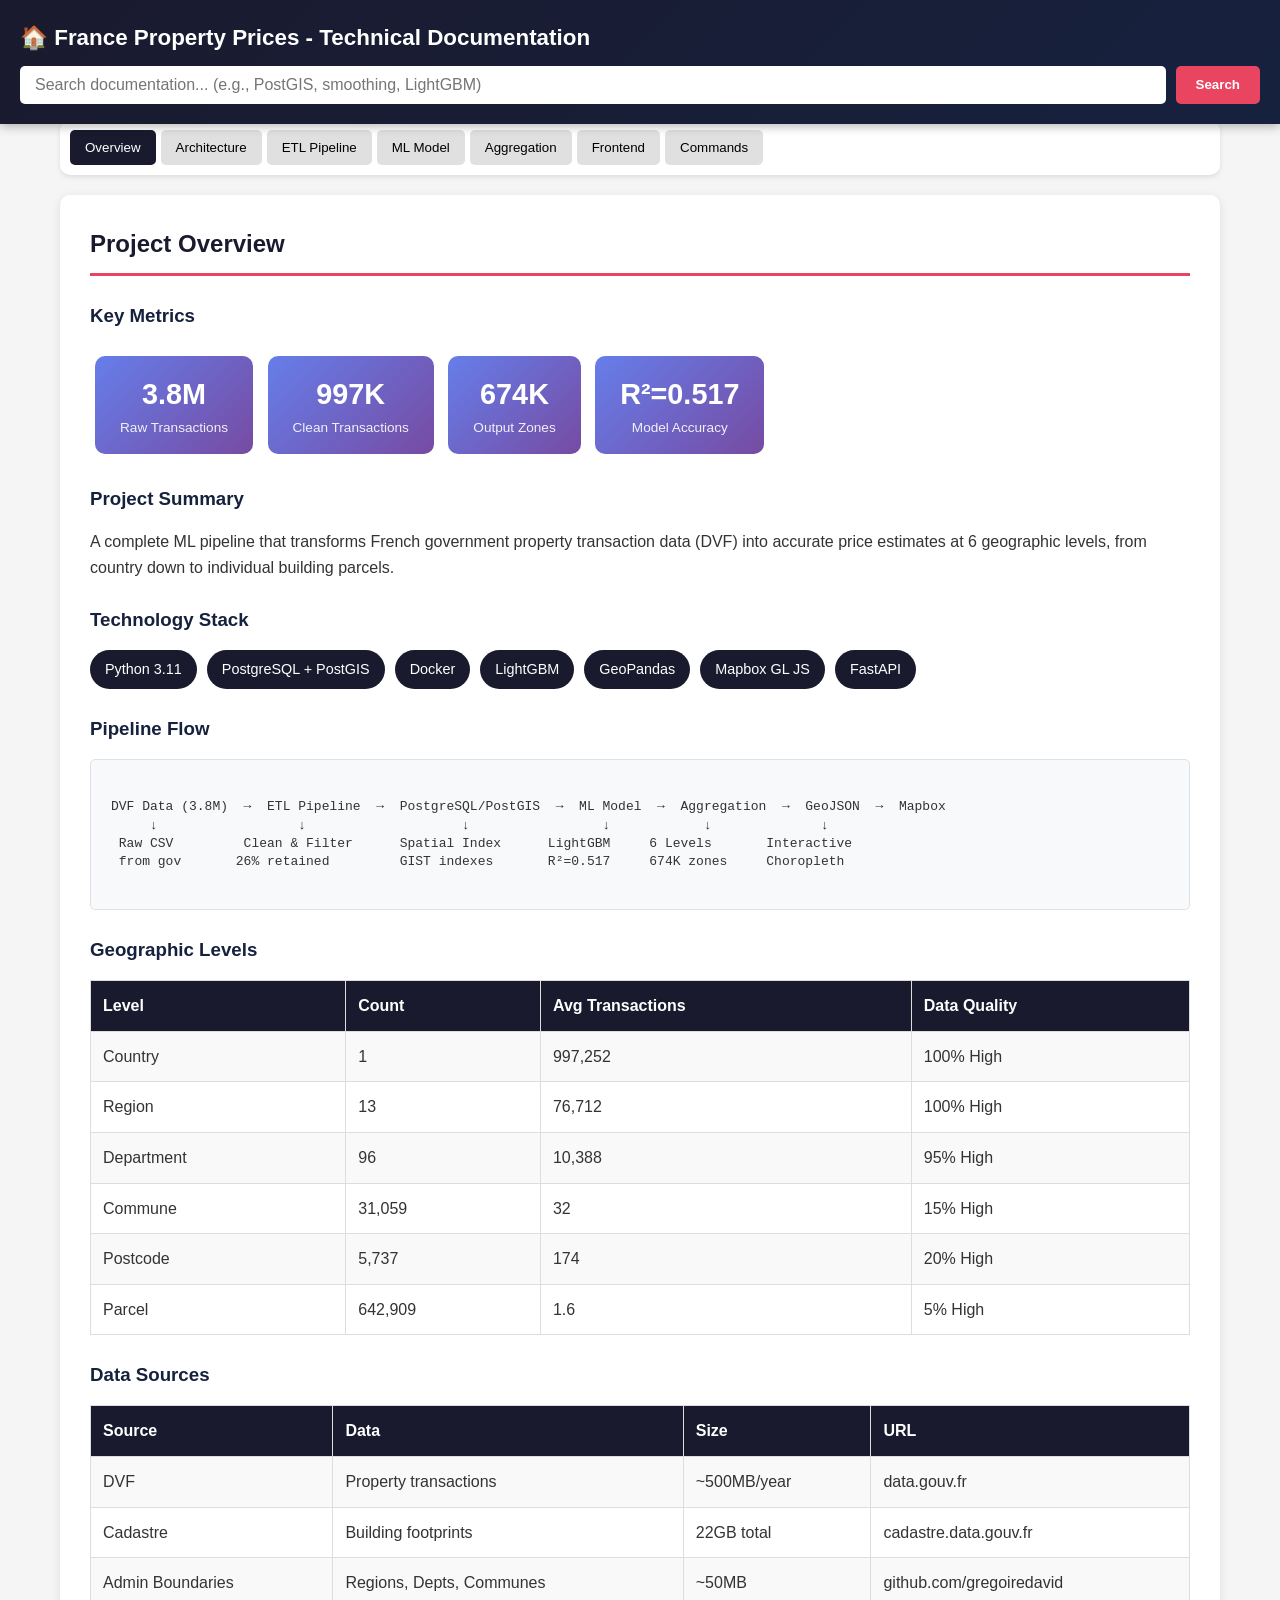
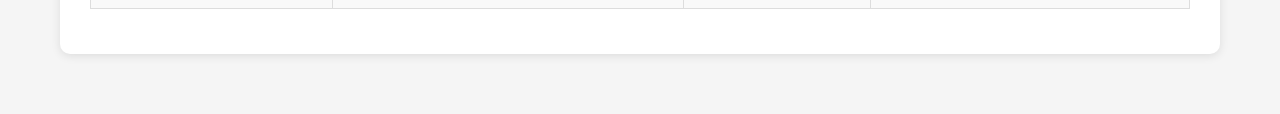
<file: docs/technical-docs.html>
<!DOCTYPE html>
<html lang="en">
<head>
    <meta charset="UTF-8">
    <meta name="viewport" content="width=device-width, initial-scale=1.0">
    <title>France Property Prices - Technical Documentation</title>
    <style>
        * {
            margin: 0;
            padding: 0;
            box-sizing: border-box;
        }
        
        body {
            font-family: -apple-system, BlinkMacSystemFont, 'Segoe UI', Roboto, Oxygen, Ubuntu, sans-serif;
            line-height: 1.6;
            color: #333;
            background: #f5f5f5;
        }
        
        .header {
            background: linear-gradient(135deg, #1a1a2e 0%, #16213e 100%);
            color: white;
            padding: 20px;
            position: fixed;
            top: 0;
            left: 0;
            right: 0;
            z-index: 100;
            box-shadow: 0 2px 10px rgba(0,0,0,0.3);
        }
        
        .header h1 {
            font-size: 1.4rem;
            margin-bottom: 10px;
        }
        
        .search-container {
            display: flex;
            gap: 10px;
        }
        
        #searchInput {
            flex: 1;
            padding: 10px 15px;
            border: none;
            border-radius: 5px;
            font-size: 1rem;
        }
        
        #searchBtn {
            padding: 10px 20px;
            background: #e94560;
            color: white;
            border: none;
            border-radius: 5px;
            cursor: pointer;
            font-weight: bold;
        }
        
        #searchBtn:hover {
            background: #ff6b6b;
        }
        
        .search-results {
            background: #fff3cd;
            padding: 10px 20px;
            margin-top: 10px;
            border-radius: 5px;
            display: none;
        }
        
        .container {
            max-width: 1200px;
            margin: 100px auto 40px;
            padding: 20px;
        }
        
        .nav-tabs {
            display: flex;
            gap: 5px;
            margin-bottom: 20px;
            flex-wrap: wrap;
            background: white;
            padding: 10px;
            border-radius: 10px;
            box-shadow: 0 2px 5px rgba(0,0,0,0.1);
        }
        
        .nav-tab {
            padding: 10px 15px;
            background: #e0e0e0;
            border: none;
            border-radius: 5px;
            cursor: pointer;
            font-weight: 500;
            transition: all 0.2s;
        }
        
        .nav-tab:hover {
            background: #ccc;
        }
        
        .nav-tab.active {
            background: #1a1a2e;
            color: white;
        }
        
        .section {
            display: none;
            background: white;
            padding: 30px;
            border-radius: 10px;
            box-shadow: 0 2px 10px rgba(0,0,0,0.1);
        }
        
        .section.active {
            display: block;
        }
        
        h2 {
            color: #1a1a2e;
            border-bottom: 3px solid #e94560;
            padding-bottom: 10px;
            margin-bottom: 20px;
        }
        
        h3 {
            color: #16213e;
            margin: 25px 0 15px;
        }
        
        h4 {
            color: #333;
            margin: 20px 0 10px;
        }
        
        pre {
            background: #1a1a2e;
            color: #a8dadc;
            padding: 15px;
            border-radius: 5px;
            overflow-x: auto;
            margin: 15px 0;
            font-size: 0.9rem;
        }
        
        code {
            background: #e8e8e8;
            padding: 2px 6px;
            border-radius: 3px;
            font-family: 'Consolas', 'Monaco', monospace;
        }
        
        pre code {
            background: none;
            padding: 0;
        }
        
        table {
            width: 100%;
            border-collapse: collapse;
            margin: 15px 0;
        }
        
        th, td {
            border: 1px solid #ddd;
            padding: 12px;
            text-align: left;
        }
        
        th {
            background: #1a1a2e;
            color: white;
        }
        
        tr:nth-child(even) {
            background: #f9f9f9;
        }
        
        .highlight {
            background: #fff3cd;
            padding: 15px;
            border-left: 4px solid #ffc107;
            margin: 15px 0;
        }
        
        .metric-box {
            display: inline-block;
            background: linear-gradient(135deg, #667eea 0%, #764ba2 100%);
            color: white;
            padding: 15px 25px;
            border-radius: 10px;
            margin: 5px;
            text-align: center;
        }
        
        .metric-box .value {
            font-size: 1.8rem;
            font-weight: bold;
        }
        
        .metric-box .label {
            font-size: 0.85rem;
            opacity: 0.9;
        }
        
        .diagram {
            background: #f8f9fa;
            border: 1px solid #dee2e6;
            padding: 20px;
            border-radius: 5px;
            font-family: monospace;
            white-space: pre;
            overflow-x: auto;
            line-height: 1.4;
        }
        
        .tech-stack {
            display: flex;
            flex-wrap: wrap;
            gap: 10px;
            margin: 15px 0;
        }
        
        .tech-badge {
            background: #1a1a2e;
            color: white;
            padding: 8px 15px;
            border-radius: 20px;
            font-size: 0.9rem;
        }
        
        .searchable {
            /* Marker class for searchable content */
        }
        
        mark {
            background: #ffeb3b;
            padding: 2px;
        }
        
        .back-to-top {
            position: fixed;
            bottom: 20px;
            right: 20px;
            background: #1a1a2e;
            color: white;
            padding: 10px 15px;
            border-radius: 5px;
            text-decoration: none;
            display: none;
        }
        
        @media (max-width: 768px) {
            .container {
                margin-top: 140px;
                padding: 10px;
            }
            
            .section {
                padding: 15px;
            }
            
            .nav-tab {
                padding: 8px 12px;
                font-size: 0.85rem;
            }
        }
    </style>
</head>
<body>
    <div class="header">
        <h1>🏠 France Property Prices - Technical Documentation</h1>
        <div class="search-container">
            <input type="text" id="searchInput" placeholder="Search documentation... (e.g., PostGIS, smoothing, LightGBM)">
            <button id="searchBtn">Search</button>
        </div>
        <div class="search-results" id="searchResults"></div>
    </div>
    
    <div class="container">
        <div class="nav-tabs">
            <button class="nav-tab active" data-section="overview">Overview</button>
            <button class="nav-tab" data-section="architecture">Architecture</button>
            <button class="nav-tab" data-section="etl">ETL Pipeline</button>
            <button class="nav-tab" data-section="ml">ML Model</button>
            <button class="nav-tab" data-section="aggregation">Aggregation</button>
            <button class="nav-tab" data-section="frontend">Frontend</button>
            <button class="nav-tab" data-section="commands">Commands</button>
        </div>
        
        <!-- OVERVIEW SECTION -->
        <div id="overview" class="section active searchable">
            <h2>Project Overview</h2>
            
            <h3>Key Metrics</h3>
            <div style="margin: 20px 0;">
                <div class="metric-box">
                    <div class="value">3.8M</div>
                    <div class="label">Raw Transactions</div>
                </div>
                <div class="metric-box">
                    <div class="value">997K</div>
                    <div class="label">Clean Transactions</div>
                </div>
                <div class="metric-box">
                    <div class="value">674K</div>
                    <div class="label">Output Zones</div>
                </div>
                <div class="metric-box">
                    <div class="value">R²=0.517</div>
                    <div class="label">Model Accuracy</div>
                </div>
            </div>
            
            <h3>Project Summary</h3>
            <p>A complete ML pipeline that transforms French government property transaction data (DVF) into accurate price estimates at 6 geographic levels, from country down to individual building parcels.</p>
            
            <h3>Technology Stack</h3>
            <div class="tech-stack">
                <span class="tech-badge">Python 3.11</span>
                <span class="tech-badge">PostgreSQL + PostGIS</span>
                <span class="tech-badge">Docker</span>
                <span class="tech-badge">LightGBM</span>
                <span class="tech-badge">GeoPandas</span>
                <span class="tech-badge">Mapbox GL JS</span>
                <span class="tech-badge">FastAPI</span>
            </div>
            
            <h3>Pipeline Flow</h3>
            <div class="diagram">
DVF Data (3.8M)  →  ETL Pipeline  →  PostgreSQL/PostGIS  →  ML Model  →  Aggregation  →  GeoJSON  →  Mapbox
     ↓                  ↓                    ↓                 ↓            ↓              ↓
 Raw CSV         Clean & Filter      Spatial Index      LightGBM     6 Levels       Interactive
 from gov       26% retained         GIST indexes       R²=0.517     674K zones     Choropleth
            </div>
            
            <h3>Geographic Levels</h3>
            <table>
                <tr>
                    <th>Level</th>
                    <th>Count</th>
                    <th>Avg Transactions</th>
                    <th>Data Quality</th>
                </tr>
                <tr>
                    <td>Country</td>
                    <td>1</td>
                    <td>997,252</td>
                    <td>100% High</td>
                </tr>
                <tr>
                    <td>Region</td>
                    <td>13</td>
                    <td>76,712</td>
                    <td>100% High</td>
                </tr>
                <tr>
                    <td>Department</td>
                    <td>96</td>
                    <td>10,388</td>
                    <td>95% High</td>
                </tr>
                <tr>
                    <td>Commune</td>
                    <td>31,059</td>
                    <td>32</td>
                    <td>15% High</td>
                </tr>
                <tr>
                    <td>Postcode</td>
                    <td>5,737</td>
                    <td>174</td>
                    <td>20% High</td>
                </tr>
                <tr>
                    <td>Parcel</td>
                    <td>642,909</td>
                    <td>1.6</td>
                    <td>5% High</td>
                </tr>
            </table>
            
            <h3>Data Sources</h3>
            <table>
                <tr>
                    <th>Source</th>
                    <th>Data</th>
                    <th>Size</th>
                    <th>URL</th>
                </tr>
                <tr>
                    <td>DVF</td>
                    <td>Property transactions</td>
                    <td>~500MB/year</td>
                    <td>data.gouv.fr</td>
                </tr>
                <tr>
                    <td>Cadastre</td>
                    <td>Building footprints</td>
                    <td>22GB total</td>
                    <td>cadastre.data.gouv.fr</td>
                </tr>
                <tr>
                    <td>Admin Boundaries</td>
                    <td>Regions, Depts, Communes</td>
                    <td>~50MB</td>
                    <td>github.com/gregoiredavid</td>
                </tr>
            </table>
        </div>
        
        <!-- ARCHITECTURE SECTION -->
        <div id="architecture" class="section searchable">
            <h2>System Architecture</h2>
            
            <h3>4-Layer Architecture</h3>
            <div class="diagram">
┌─────────────────────────────────────────────────────────────────────────────┐
│                           PRESENTATION LAYER                                 │
│  ┌─────────────────┐  ┌─────────────────┐  ┌─────────────────┐             │
│  │   Mapbox GL JS  │  │   FastAPI       │  │   GitHub Pages  │             │
│  │   (Map Render)  │  │   (REST API)    │  │   (Static Host) │             │
│  └─────────────────┘  └─────────────────┘  └─────────────────┘             │
├─────────────────────────────────────────────────────────────────────────────┤
│                           PROCESSING LAYER                                   │
│  ┌─────────────────┐  ┌─────────────────┐  ┌─────────────────┐             │
│  │   ETL Pipeline  │  │   ML Model      │  │   Aggregation   │             │
│  │   (Python)      │  │   (LightGBM)    │  │   (GeoPandas)   │             │
│  └─────────────────┘  └─────────────────┘  └─────────────────┘             │
├─────────────────────────────────────────────────────────────────────────────┤
│                           DATA LAYER                                         │
│  ┌─────────────────┐  ┌─────────────────┐  ┌─────────────────┐             │
│  │   PostgreSQL    │  │   PostGIS       │  │   GeoJSON       │             │
│  │   (Storage)     │  │   (Spatial)     │  │   (Export)      │             │
│  └─────────────────┘  └─────────────────┘  └─────────────────┘             │
├─────────────────────────────────────────────────────────────────────────────┤
│                           INFRASTRUCTURE LAYER                               │
│  ┌─────────────────┐  ┌─────────────────┐  ┌─────────────────┐             │
│  │   Docker        │  │   Docker        │  │   Volume        │             │
│  │   Compose       │  │   Networks      │  │   Mounts        │             │
│  └─────────────────┘  └─────────────────┘  └─────────────────┘             │
└─────────────────────────────────────────────────────────────────────────────┘
            </div>
            
            <h3>Docker Services</h3>
            <table>
                <tr>
                    <th>Service</th>
                    <th>Container</th>
                    <th>Image</th>
                    <th>Port</th>
                </tr>
                <tr>
                    <td>Database</td>
                    <td>france_property_db</td>
                    <td>postgis/postgis:15-3.3</td>
                    <td>5432</td>
                </tr>
                <tr>
                    <td>ETL</td>
                    <td>france_property_etl</td>
                    <td>Custom Python</td>
                    <td>-</td>
                </tr>
                <tr>
                    <td>Web App</td>
                    <td>france_property_app</td>
                    <td>FastAPI + Uvicorn</td>
                    <td>8080</td>
                </tr>
            </table>
            
            <h3>Database Schema</h3>
            <pre><code>-- Transactions table
CREATE TABLE transactions (
    id SERIAL PRIMARY KEY,
    date_mutation DATE,
    valeur_fonciere DECIMAL(15,2),
    code_postal VARCHAR(10),
    code_commune VARCHAR(10),
    code_departement VARCHAR(5),
    type_local VARCHAR(50),
    surface_reelle_bati DECIMAL(10,2),
    price_per_m2 DECIMAL(10,2),
    geom GEOMETRY(Point, 4326)
);

-- Spatial index for fast queries
CREATE INDEX idx_transactions_geom ON transactions USING GIST(geom);

-- Aggregates table
CREATE TABLE price_aggregates (
    id SERIAL PRIMARY KEY,
    level VARCHAR(20),
    code VARCHAR(50),
    name VARCHAR(255),
    median_price DECIMAL(10,2),
    transaction_count INTEGER,
    confidence_score INTEGER,
    geom GEOMETRY(MULTIPOLYGON, 4326)
);</code></pre>
            
            <h3>PostGIS Spatial Functions</h3>
            <table>
                <tr>
                    <th>Function</th>
                    <th>Purpose</th>
                    <th>Usage</th>
                </tr>
                <tr>
                    <td><code>ST_Within()</code></td>
                    <td>Point in polygon test</td>
                    <td>Assign transactions to zones</td>
                </tr>
                <tr>
                    <td><code>ST_Contains()</code></td>
                    <td>Polygon contains point</td>
                    <td>Cadastre building matching</td>
                </tr>
                <tr>
                    <td><code>ST_Distance()</code></td>
                    <td>Distance calculation</td>
                    <td>Find nearest building</td>
                </tr>
                <tr>
                    <td><code>ST_Centroid()</code></td>
                    <td>Polygon center point</td>
                    <td>Zone location for ML</td>
                </tr>
                <tr>
                    <td><code>GIST index</code></td>
                    <td>Spatial indexing</td>
                    <td>10,000x faster queries</td>
                </tr>
            </table>
        </div>
        
        <!-- ETL SECTION -->
        <div id="etl" class="section searchable">
            <h2>ETL Pipeline</h2>
            
            <h3>Pipeline Overview</h3>
            <div class="diagram">
EXTRACT              TRANSFORM                    LOAD
───────              ─────────                    ────
DVF CSV    →    Clean & Filter    →    PostgreSQL + PostGIS
Cadastre   →    Calculate Metrics →    Spatial Indexes
Boundaries →    Validate Data     →    GeoJSON Export
            </div>
            
            <h3>Data Filtering Rules</h3>
            <table>
                <tr>
                    <th>Rule</th>
                    <th>Filter</th>
                    <th>Records Removed</th>
                </tr>
                <tr>
                    <td>Sales only</td>
                    <td><code>nature_mutation = 'Vente'</code></td>
                    <td>~15%</td>
                </tr>
                <tr>
                    <td>Residential</td>
                    <td><code>type_local IN ('Maison', 'Appartement')</code></td>
                    <td>~25%</td>
                </tr>
                <tr>
                    <td>Has price</td>
                    <td><code>valeur_fonciere > 0</code></td>
                    <td>~5%</td>
                </tr>
                <tr>
                    <td>Has surface</td>
                    <td><code>surface_reelle_bati > 0</code></td>
                    <td>~10%</td>
                </tr>
                <tr>
                    <td>Has coordinates</td>
                    <td><code>longitude/latitude NOT NULL</code></td>
                    <td>~8%</td>
                </tr>
                <tr>
                    <td>Price outliers</td>
                    <td><code>100 < price_per_m2 < 50,000</code></td>
                    <td>~3%</td>
                </tr>
                <tr>
                    <td>Surface outliers</td>
                    <td><code>9 ≤ surface ≤ 500 m²</code></td>
                    <td>~8%</td>
                </tr>
            </table>
            
            <div class="highlight">
                <strong>Result:</strong> 3.8M raw → 997K clean (26% retention rate)
            </div>
            
            <h3>Price Calculation</h3>
            <pre><code># Price per square meter
df['price_per_m2'] = df['valeur_fonciere'] / df['surface_reelle_bati']

# Example:
# valeur_fonciere = €350,000
# surface_reelle_bati = 75 m²
# price_per_m2 = €4,667/m²</code></pre>
            
            <h3>Batch Processing</h3>
            <pre><code># Save in chunks of 50,000 to manage memory
chunk_size = 50000
for i in range(0, len(df), chunk_size):
    chunk = df.iloc[i:i+chunk_size]
    chunk.to_sql('transactions', engine, if_exists='append')</code></pre>
            
            <h3>Cadastre Building Matching</h3>
            <p>For each transaction point, find the containing building polygon from cadastre data:</p>
            <pre><code># Build spatial index on cadastre
from shapely import STRtree
tree = STRtree(buildings_gdf.geometry)

# Query for containing building
candidates = tree.query(transaction_point)
for idx in candidates:
    if buildings_gdf.geometry.iloc[idx].contains(transaction_point):
        return buildings_gdf.geometry.iloc[idx]</code></pre>
            
            <table>
                <tr>
                    <th>Area Type</th>
                    <th>Match Rate</th>
                    <th>Reason</th>
                </tr>
                <tr>
                    <td>Paris</td>
                    <td>25%</td>
                    <td>Dense, good geocoding</td>
                </tr>
                <tr>
                    <td>Urban</td>
                    <td>18%</td>
                    <td>Mix of new/old</td>
                </tr>
                <tr>
                    <td>Rural</td>
                    <td>8%</td>
                    <td>Sparse cadastre</td>
                </tr>
                <tr>
                    <td><strong>Overall</strong></td>
                    <td><strong>14.8%</strong></td>
                    <td>-</td>
                </tr>
            </table>
        </div>
        
        <!-- ML SECTION -->
        <div id="ml" class="section searchable">
            <h2>Machine Learning Model</h2>
            
            <h3>3-Component Architecture</h3>
            <div class="diagram">
┌─────────────────────────────────────────────────────────────────────┐
│                    FINAL PREDICTION                                  │
│                                                                      │
│   predicted_price = spatial_component × temporal_component          │
│                     × smoothing_weight + parent × (1 - weight)      │
└─────────────────────────────────────────────────────────────────────┘
                              ▲
          ┌───────────────────┼───────────────────┐
          │                   │                   │
┌─────────┴─────────┐ ┌──────┴──────┐ ┌─────────┴─────────┐
│ SPATIAL COMPONENT │ │  TEMPORAL   │ │   HIERARCHICAL    │
│    (LightGBM)     │ │  COMPONENT  │ │    SMOOTHING      │
├───────────────────┤ ├─────────────┤ ├───────────────────┤
│ Features:         │ │ -5.38%/year │ │ weight = n/50     │
│ • latitude        │ │ trend       │ │                   │
│ • longitude       │ │             │ │ Borrows from      │
│ • surface_m2      │ │ Adjusts to  │ │ parent level      │
│ • property_type   │ │ target date │ │ when data sparse  │
│ • dept_median     │ │             │ │                   │
└───────────────────┘ └─────────────┘ └───────────────────┘
            </div>
            
            <h3>Model Performance</h3>
            <table>
                <tr>
                    <th>Metric</th>
                    <th>Value</th>
                    <th>Interpretation</th>
                </tr>
                <tr>
                    <td>R² Score</td>
                    <td>0.517</td>
                    <td>52% variance explained</td>
                </tr>
                <tr>
                    <td>Cross-validation</td>
                    <td>5-fold</td>
                    <td>Robust evaluation</td>
                </tr>
                <tr>
                    <td>Annual Trend</td>
                    <td>-5.38%</td>
                    <td>Price decline per year</td>
                </tr>
            </table>
            
            <h3>Hierarchical Smoothing Formula</h3>
            <pre><code># Weight based on transaction count
weight = min(1.0, n / 50)

# Smoothed estimate
smoothed = weight × local_median + (1 - weight) × parent_median</code></pre>
            
            <h4>Smoothing Examples</h4>
            <table>
                <tr>
                    <th>Transactions</th>
                    <th>Weight</th>
                    <th>Local %</th>
                    <th>Parent %</th>
                </tr>
                <tr>
                    <td>1</td>
                    <td>0.02</td>
                    <td>2%</td>
                    <td>98%</td>
                </tr>
                <tr>
                    <td>10</td>
                    <td>0.20</td>
                    <td>20%</td>
                    <td>80%</td>
                </tr>
                <tr>
                    <td>25</td>
                    <td>0.50</td>
                    <td>50%</td>
                    <td>50%</td>
                </tr>
                <tr>
                    <td>50+</td>
                    <td>1.00</td>
                    <td>100%</td>
                    <td>0%</td>
                </tr>
            </table>
            
            <h3>LightGBM Configuration</h3>
            <pre><code>params = {
    'objective': 'regression',
    'metric': 'rmse',
    'num_leaves': 31,
    'learning_rate': 0.05,
    'feature_fraction': 0.8,
    'bagging_fraction': 0.8,
    'bagging_freq': 5,
    'n_estimators': 500,
    'max_depth': 12,
    'min_child_samples': 20,
    'reg_alpha': 0.1,
    'reg_lambda': 0.1
}</code></pre>
            
            <h3>Confidence Score Calculation</h3>
            <pre><code>def calculate_confidence(n, ci_width, median, recency_months):
    # Volume component (0-40 points)
    volume_score = min(40, n * 2)
    
    # Precision component (0-30 points)
    relative_ci = ci_width / median
    precision_score = max(0, 30 - relative_ci * 50)
    
    # Recency component (0-30 points)
    recency_score = max(0, 30 - recency_months)
    
    return volume_score + precision_score + recency_score</code></pre>
            
            <table>
                <tr>
                    <th>Confidence</th>
                    <th>Score Range</th>
                    <th>Meaning</th>
                </tr>
                <tr>
                    <td>High</td>
                    <td>70-100</td>
                    <td>Reliable estimate</td>
                </tr>
                <tr>
                    <td>Medium</td>
                    <td>50-69</td>
                    <td>Moderate uncertainty</td>
                </tr>
                <tr>
                    <td>Low</td>
                    <td>30-49</td>
                    <td>High uncertainty</td>
                </tr>
                <tr>
                    <td>Estimated</td>
                    <td>0-29</td>
                    <td>Heavily smoothed</td>
                </tr>
            </table>
        </div>
        
        <!-- AGGREGATION SECTION -->
        <div id="aggregation" class="section searchable">
            <h2>Spatial Aggregation</h2>
            
            <h3>Aggregation Pipeline</h3>
            <div class="diagram">
Country (1) → Region (13) → Department (96) → Commune (31K) → Postcode (5.7K) → Parcel (643K)
    ↓              ↓              ↓                ↓                ↓              ↓
 997K tx       77K avg        10K avg           32 avg          174 avg        1.6 avg
    ↓              ↓              ↓                ↓                ↓              ↓
100% High     100% High       95% High         15% High        20% High        5% High
            </div>
            
            <h3>Spatial Join Performance</h3>
            <table>
                <tr>
                    <th>Approach</th>
                    <th>Complexity</th>
                    <th>Time</th>
                </tr>
                <tr>
                    <td>Without index</td>
                    <td>O(n × m) = 31 billion checks</td>
                    <td>~250 days</td>
                </tr>
                <tr>
                    <td>With GIST index</td>
                    <td>O(n × log m) = 3 million checks</td>
                    <td>~5 minutes</td>
                </tr>
            </table>
            
            <div class="highlight">
                <strong>Speedup:</strong> 10,000x faster with spatial indexing!
            </div>
            
            <h3>Spatial Join SQL</h3>
            <pre><code>SELECT 
    zones.code,
    zones.name,
    COUNT(*) as transaction_count,
    PERCENTILE_CONT(0.5) WITHIN GROUP (ORDER BY t.price_per_m2) as median
FROM zones
JOIN transactions t ON ST_Within(t.geom, zones.geom)
GROUP BY zones.code, zones.name;</code></pre>
            
            <h3>File Output Structure</h3>
            <pre><code>docs/data/
├── country.json        (1 zone, 0.5 MB)
├── region.json         (13 zones, 1.2 MB)
├── departement.json    (96 zones, 3.5 MB)
├── commune.json        (31,059 zones, 22 MB)
├── postcode.json       (5,737 zones, 12 MB)
└── parcel/
    ├── 01.json         (Ain, 2.1 MB)
    ├── 02.json         (Aisne, 1.8 MB)
    ├── ...
    ├── 75.json         (Paris, 9.1 MB) ← Largest
    └── 95.json         (Val-d'Oise, 3.2 MB)

TOTAL: 250 MB (93 parcel files)</code></pre>
            
            <h3>GeoJSON Format</h3>
            <pre><code>{
  "type": "FeatureCollection",
  "features": [
    {
      "type": "Feature",
      "properties": {
        "code": "75056",
        "name": "Paris",
        "level": "commune",
        "median_price": 8531.45,
        "lower_bound": 7200.00,
        "upper_bound": 10500.00,
        "transaction_count": 45678,
        "confidence_score": 98,
        "estimate_quality": "High"
      },
      "geometry": {
        "type": "MultiPolygon",
        "coordinates": [[[[2.22, 48.82], ...]]]
      }
    }
  ]
}</code></pre>
            
            <h3>Lazy Loading Strategy</h3>
            <p>Parcel files split by department for lazy loading:</p>
            <ul>
                <li>93 files instead of 1 (208 MB → 1-9 MB each)</li>
                <li>Load only visible departments in viewport</li>
                <li>Max 3 departments in memory at once</li>
                <li>Unload when panning away</li>
            </ul>
        </div>
        
        <!-- FRONTEND SECTION -->
        <div id="frontend" class="section searchable">
            <h2>Frontend Visualization</h2>
            
            <h3>Technology Stack</h3>
            <div class="tech-stack">
                <span class="tech-badge">Mapbox GL JS</span>
                <span class="tech-badge">HTML5</span>
                <span class="tech-badge">CSS3</span>
                <span class="tech-badge">Vanilla JavaScript</span>
            </div>
            
            <h4>Why Mapbox GL JS?</h4>
            <ul>
                <li><strong>WebGL-based:</strong> Hardware-accelerated rendering</li>
                <li><strong>Vector tiles:</strong> Smooth zooming, no pixelation</li>
                <li><strong>GeoJSON support:</strong> Direct loading of export format</li>
                <li><strong>Data-driven styling:</strong> Choropleth via expressions</li>
            </ul>
            
            <h3>Zoom-Based Layer Switching</h3>
            <table>
                <tr>
                    <th>Zoom Level</th>
                    <th>Visible Layer</th>
                    <th>Zones Shown</th>
                </tr>
                <tr>
                    <td>0-4</td>
                    <td>Country</td>
                    <td>1</td>
                </tr>
                <tr>
                    <td>5-6</td>
                    <td>Region</td>
                    <td>13</td>
                </tr>
                <tr>
                    <td>7-8</td>
                    <td>Department</td>
                    <td>96</td>
                </tr>
                <tr>
                    <td>9-11</td>
                    <td>Commune</td>
                    <td>31,059</td>
                </tr>
                <tr>
                    <td>12-13</td>
                    <td>Postcode</td>
                    <td>5,737</td>
                </tr>
                <tr>
                    <td>14+</td>
                    <td>Parcel</td>
                    <td>~642,909</td>
                </tr>
            </table>
            
            <h3>Choropleth Color Scale</h3>
            <table>
                <tr>
                    <th>Price (€/m²)</th>
                    <th>Color</th>
                    <th>Meaning</th>
                </tr>
                <tr>
                    <td>&lt; €1,000</td>
                    <td style="background:#2166ac;color:white;padding:5px;">#2166ac</td>
                    <td>Very cheap (rural)</td>
                </tr>
                <tr>
                    <td>€1,000-2,000</td>
                    <td style="background:#67a9cf;color:white;padding:5px;">#67a9cf</td>
                    <td>Cheap</td>
                </tr>
                <tr>
                    <td>€2,000-3,000</td>
                    <td style="background:#d1e5f0;padding:5px;">#d1e5f0</td>
                    <td>Below average</td>
                </tr>
                <tr>
                    <td>€3,000-5,000</td>
                    <td style="background:#f7f7f7;padding:5px;">#f7f7f7</td>
                    <td>Average</td>
                </tr>
                <tr>
                    <td>€5,000-8,000</td>
                    <td style="background:#fddbc7;padding:5px;">#fddbc7</td>
                    <td>Above average</td>
                </tr>
                <tr>
                    <td>€8,000-10,000</td>
                    <td style="background:#ef8a62;color:white;padding:5px;">#ef8a62</td>
                    <td>Expensive</td>
                </tr>
                <tr>
                    <td>&gt; €10,000</td>
                    <td style="background:#b2182b;color:white;padding:5px;">#b2182b</td>
                    <td>Very expensive</td>
                </tr>
            </table>
            
            <h3>Mapbox Expression for Colors</h3>
            <pre><code>paint: {
    'fill-color': [
        'step',
        ['get', 'median_price'],
        '#2166ac',      // < €1,000
        1000, '#67a9cf',
        2000, '#d1e5f0',
        3000, '#f7f7f7',
        5000, '#fddbc7',
        8000, '#ef8a62',
        10000, '#b2182b' // > €10,000
    ],
    'fill-opacity': 0.7
}</code></pre>
            
            <h3>Deployment</h3>
            <ul>
                <li><strong>Host:</strong> GitHub Pages</li>
                <li><strong>URL:</strong> https://ericmargay.github.io/france-property-prices/</li>
                <li><strong>Source:</strong> /docs folder</li>
                <li><strong>SSL:</strong> Automatic HTTPS</li>
                <li><strong>CDN:</strong> Global distribution</li>
            </ul>
        </div>
        
        <!-- COMMANDS SECTION -->
        <div id="commands" class="section searchable">
            <h2>Command Reference</h2>
            
            <h3>Docker Commands</h3>
            <pre><code># Start all services
docker-compose up -d

# View logs
docker-compose logs -f france_property_db

# Connect to database
docker exec -it france_property_db psql -U admin -d property_prices

# Stop services
docker-compose down

# Rebuild after code changes
docker-compose build --no-cache etl</code></pre>
            
            <h3>Database Verification Queries</h3>
            <pre><code>-- Count all tables
SELECT 
    relname as table_name,
    n_live_tup as row_count
FROM pg_stat_user_tables
WHERE schemaname = 'public'
ORDER BY n_live_tup DESC;

-- Check aggregates by level
SELECT level, COUNT(*) as zones,
       ROUND(AVG(median_price)) as avg_price
FROM price_aggregates
GROUP BY level
ORDER BY 
    CASE level
        WHEN 'country' THEN 1
        WHEN 'region' THEN 2
        WHEN 'departement' THEN 3
        WHEN 'commune' THEN 4
        WHEN 'postcode' THEN 5
        WHEN 'parcel' THEN 6
    END;

-- Check Paris prices
SELECT level, code, name, median_price, transaction_count
FROM price_aggregates
WHERE code LIKE '75%'
ORDER BY level, code;

-- Verify spatial index usage
EXPLAIN ANALYZE
SELECT * FROM transactions
WHERE ST_Within(geom, ST_MakeEnvelope(2.22, 48.82, 2.47, 48.90, 4326));</code></pre>
            
            <h3>ETL Commands</h3>
            <pre><code># Run full ETL pipeline
docker-compose run --rm etl python process_data.py

# Run with specific years
docker-compose run --rm etl python process_data.py --years 2022,2023

# Download cadastre data
docker-compose run --rm etl python download_cadastre.py</code></pre>
            
            <h3>File Operations</h3>
            <pre><code># Check GeoJSON file sizes
du -sh docs/data/*

# Validate JSON
python -m json.tool docs/data/region.json > /dev/null && echo "Valid"

# Count features in GeoJSON
jq '.features | length' docs/data/commune.json</code></pre>
            
            <h3>Performance Monitoring</h3>
            <pre><code># Monitor container resources
docker stats

# Check database size
docker exec -it france_property_db psql -U admin -d property_prices -c \
  "SELECT pg_size_pretty(pg_database_size('property_prices'));"

# Check CPU cores available
python -c "import multiprocessing; print(f'CPUs: {multiprocessing.cpu_count()}')"</code></pre>
        </div>
    </div>
    
    <a href="#" class="back-to-top" id="backToTop">↑ Top</a>
    
    <script>
        // Tab switching
        document.querySelectorAll('.nav-tab').forEach(tab => {
            tab.addEventListener('click', () => {
                document.querySelectorAll('.nav-tab').forEach(t => t.classList.remove('active'));
                document.querySelectorAll('.section').forEach(s => s.classList.remove('active'));
                
                tab.classList.add('active');
                document.getElementById(tab.dataset.section).classList.add('active');
            });
        });
        
        // Search functionality
        const searchInput = document.getElementById('searchInput');
        const searchBtn = document.getElementById('searchBtn');
        const searchResults = document.getElementById('searchResults');
        
        function performSearch() {
            const query = searchInput.value.toLowerCase().trim();
            if (!query) {
                searchResults.style.display = 'none';
                return;
            }
            
            // Remove previous highlights
            document.querySelectorAll('mark').forEach(mark => {
                mark.outerHTML = mark.innerHTML;
            });
            
            const sections = document.querySelectorAll('.searchable');
            let matches = [];
            
            sections.forEach(section => {
                const text = section.textContent.toLowerCase();
                if (text.includes(query)) {
                    const sectionId = section.id;
                    const sectionName = document.querySelector(`[data-section="${sectionId}"]`).textContent;
                    
                    // Count occurrences
                    const count = (text.match(new RegExp(query, 'gi')) || []).length;
                    matches.push({ id: sectionId, name: sectionName, count });
                    
                    // Highlight matches
                    const regex = new RegExp(`(${query})`, 'gi');
                    section.innerHTML = section.innerHTML.replace(regex, '<mark>$1</mark>');
                }
            });
            
            if (matches.length > 0) {
                searchResults.innerHTML = `Found "${query}" in: ` + 
                    matches.map(m => `<a href="#" onclick="showSection('${m.id}')">${m.name} (${m.count})</a>`).join(', ');
                searchResults.style.display = 'block';
            } else {
                searchResults.innerHTML = `No results for "${query}"`;
                searchResults.style.display = 'block';
            }
        }
        
        function showSection(sectionId) {
            document.querySelectorAll('.nav-tab').forEach(t => t.classList.remove('active'));
            document.querySelectorAll('.section').forEach(s => s.classList.remove('active'));
            
            document.querySelector(`[data-section="${sectionId}"]`).classList.add('active');
            document.getElementById(sectionId).classList.add('active');
        }
        
        searchBtn.addEventListener('click', performSearch);
        searchInput.addEventListener('keypress', (e) => {
            if (e.key === 'Enter') performSearch();
        });
        
        // Back to top button
        const backToTop = document.getElementById('backToTop');
        window.addEventListener('scroll', () => {
            backToTop.style.display = window.scrollY > 300 ? 'block' : 'none';
        });
        
        backToTop.addEventListener('click', (e) => {
            e.preventDefault();
            window.scrollTo({ top: 0, behavior: 'smooth' });
        });
    </script>
</body>
</html>
</file>
